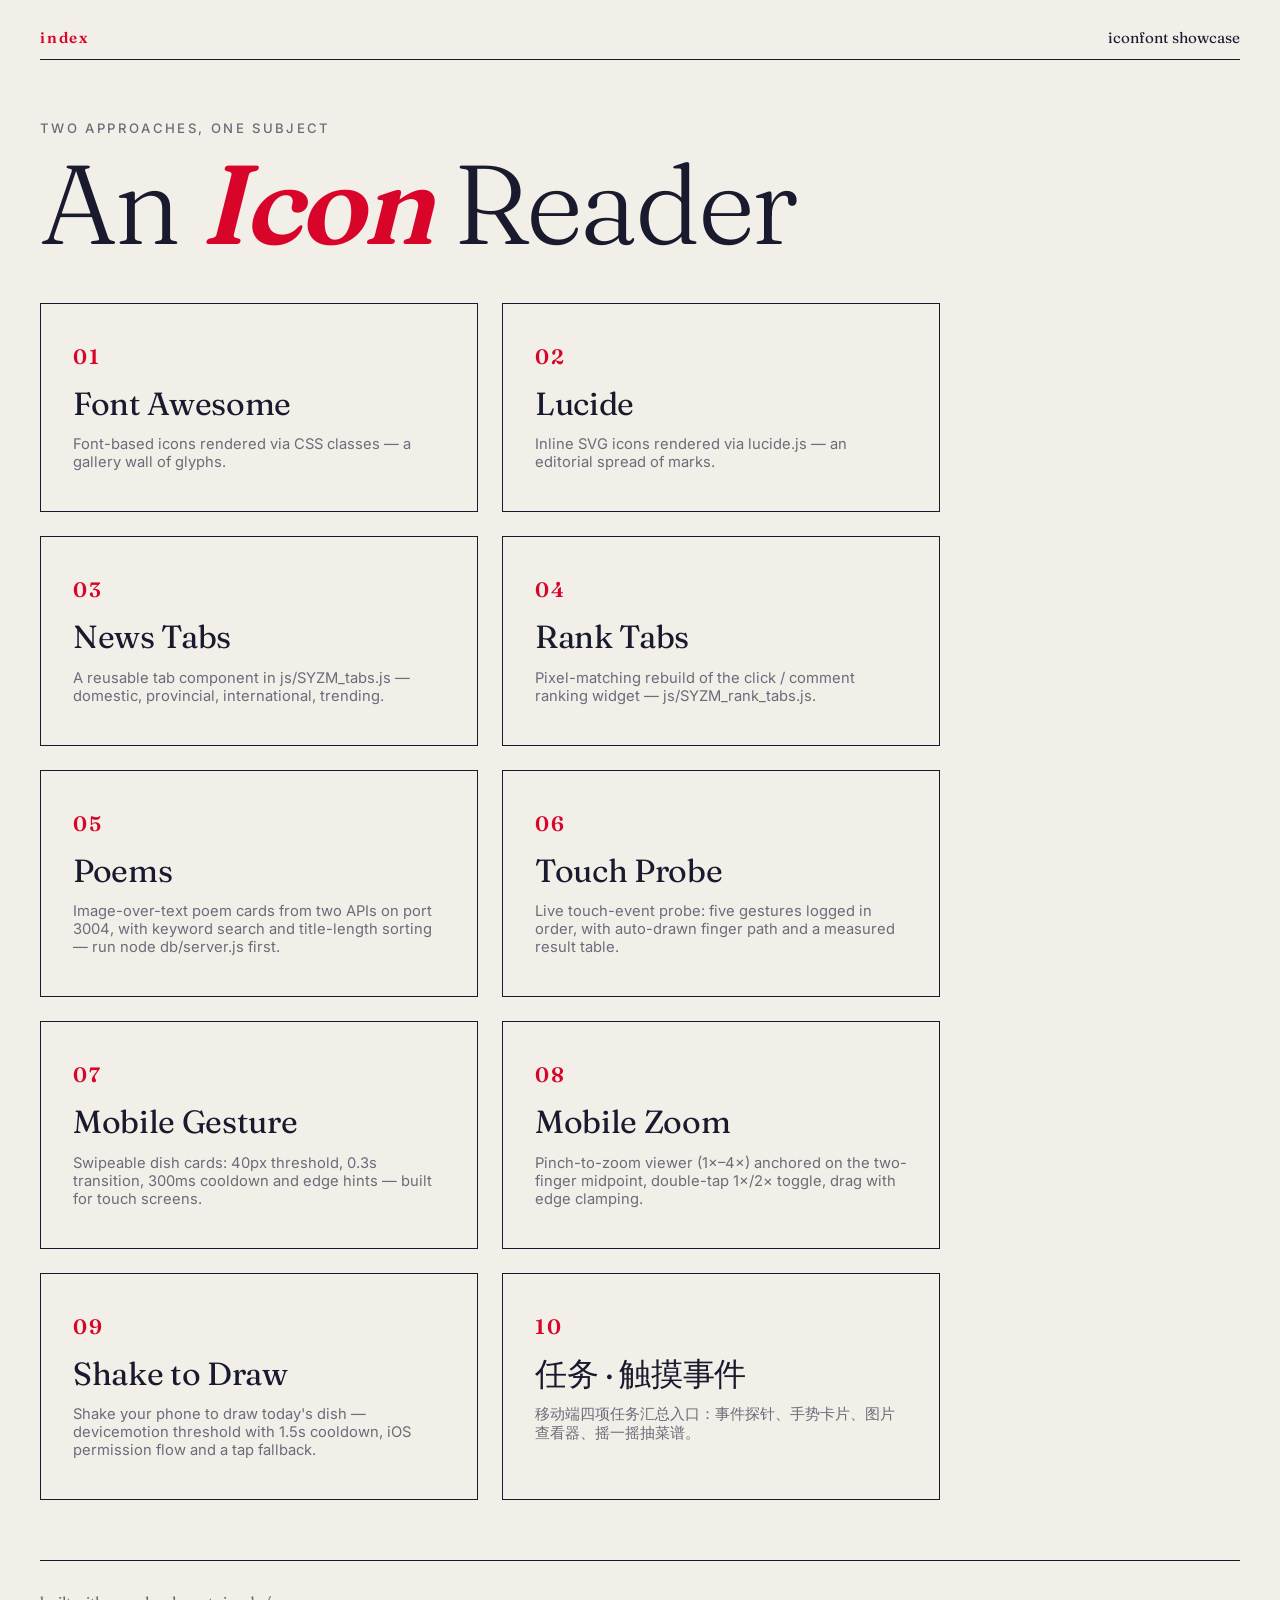
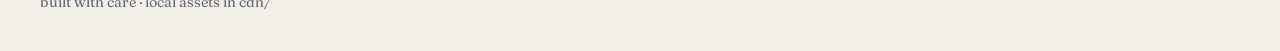
<file: index.html>
<!DOCTYPE html>
<html lang="zh-CN">
<head>
<meta charset="UTF-8">
<meta name="viewport" content="width=device-width, initial-scale=1.0">
<title>Index · Iconfont Showcase</title>
<link rel="stylesheet" href="cdn/fonts/fonts.css">
<style>
  *, *::before, *::after { box-sizing: border-box; margin: 0; padding: 0; }
  :root {
    --syzm-bg: #F2EFE8;
    --syzm-text: #1A1A2E;
    --syzm-muted: #6B6B7A;
    --syzm-accent: #D90429;
    --syzm-outline: 1px solid #1A1A2E;
  }
  html { font-size: 16px; }
  body {
    font-family: 'Inter', sans-serif;
    background: var(--syzm-bg);
    color: var(--syzm-text);
    min-height: 100vh;
    padding: 0 40px;
    display: flex;
    flex-direction: column;
  }
  .syzm_topbar {
    display: flex; justify-content: space-between; align-items: center;
    padding: 28px 0 12px; border-bottom: var(--syzm-outline);
  }
  .syzm_topbar_num {
    font-family: 'Fraunces', serif; font-size: 0.95rem;
    letter-spacing: 0.12em; color: var(--syzm-accent); font-weight: 600;
  }
  .syzm_topbar_brand {
    font-family: 'Fraunces', serif; font-size: 0.95rem; font-weight: 500;
  }
  .syzm_main {
    flex: 1; display: flex; flex-direction: column;
    justify-content: center; padding: 60px 0;
  }
  .syzm_label {
    font-size: 0.82rem; letter-spacing: 0.18em;
    text-transform: uppercase; color: var(--syzm-muted); font-weight: 500;
  }
  .syzm_title {
    font-family: 'Fraunces', serif;
    font-size: clamp(3.5rem, 9vw, 7rem);
    font-weight: 300; line-height: 0.92;
    letter-spacing: -0.03em; margin: 16px 0 48px;
  }
  .syzm_title em {
    font-style: italic; font-weight: 600; color: var(--syzm-accent);
  }
  .syzm_links {
    display: grid; grid-template-columns: repeat(auto-fit, minmax(300px, 1fr));
    gap: 24px; max-width: 900px;
  }
  .syzm_link_card {
    display: block; padding: 40px 32px;
    border: var(--syzm-outline); text-decoration: none;
    color: var(--syzm-text); background: transparent;
    transition: background 0.3s ease, color 0.3s ease, transform 0.25s ease;
  }
  .syzm_link_card:hover {
    background: var(--syzm-accent); color: var(--syzm-bg); transform: translateY(-4px);
  }
  .syzm_link_num {
    font-family: 'Fraunces', serif; font-size: 1.3rem;
    color: var(--syzm-accent); font-weight: 600; letter-spacing: 0.08em;
    display: block; margin-bottom: 16px;
  }
  .syzm_link_card:hover .syzm_link_num { color: var(--syzm-bg); }
  .syzm_link_title {
    font-family: 'Fraunces', serif; font-size: 2rem;
    font-weight: 400; letter-spacing: -0.01em; line-height: 1.2;
  }
  .syzm_link_desc {
    margin-top: 12px; color: var(--syzm-muted); font-size: 0.92rem;
  }
  .syzm_link_card:hover .syzm_link_desc { color: rgba(242, 239, 232, 0.75); }
  .syzm_footer {
    padding: 32px 0 40px; border-top: var(--syzm-outline);
    font-family: 'Fraunces', serif; font-size: 0.9rem; color: var(--syzm-muted);
  }
  @media (max-width: 600px) {
    body { padding: 0 20px; }
    .syzm_main { padding: 40px 0; }
    .syzm_link_card { padding: 28px 24px; }
  }
</style>
</head>
<body>

<header class="syzm_topbar">
  <span class="syzm_topbar_num">index</span>
  <span class="syzm_topbar_brand">iconfont showcase</span>
</header>

<main class="syzm_main">
  <div class="syzm_label">Two approaches, one subject</div>
  <h1 class="syzm_title">An <em>Icon</em> Reader</h1>

  <div class="syzm_links">
    <a class="syzm_link_card" href="iconfont-1.html">
      <span class="syzm_link_num">01</span>
      <div class="syzm_link_title">Font Awesome</div>
      <div class="syzm_link_desc">Font-based icons rendered via CSS classes — a gallery wall of glyphs.</div>
    </a>
    <a class="syzm_link_card" href="iconfont-2.html">
      <span class="syzm_link_num">02</span>
      <div class="syzm_link_title">Lucide</div>
      <div class="syzm_link_desc">Inline SVG icons rendered via lucide.js — an editorial spread of marks.</div>
    </a>
    <a class="syzm_link_card" href="news-tabs.html">
      <span class="syzm_link_num">03</span>
      <div class="syzm_link_title">News Tabs</div>
      <div class="syzm_link_desc">A reusable tab component in js/SYZM_tabs.js — domestic, provincial, international, trending.</div>
    </a>
    <a class="syzm_link_card" href="rank-tabs.html">
      <span class="syzm_link_num">04</span>
      <div class="syzm_link_title">Rank Tabs</div>
      <div class="syzm_link_desc">Pixel-matching rebuild of the click / comment ranking widget — js/SYZM_rank_tabs.js.</div>
    </a>
    <a class="syzm_link_card" href="poems.html">
      <span class="syzm_link_num">05</span>
      <div class="syzm_link_title">Poems</div>
      <div class="syzm_link_desc">Image-over-text poem cards from two APIs on port 3004, with keyword search and title-length sorting — run node db/server.js first.</div>
    </a>
    <a class="syzm_link_card" href="touch-probe.html">
      <span class="syzm_link_num">06</span>
      <div class="syzm_link_title">Touch Probe</div>
      <div class="syzm_link_desc">Live touch-event probe: five gestures logged in order, with auto-drawn finger path and a measured result table.</div>
    </a>
    <a class="syzm_link_card" href="mobile-gesture.html">
      <span class="syzm_link_num">07</span>
      <div class="syzm_link_title">Mobile Gesture</div>
      <div class="syzm_link_desc">Swipeable dish cards: 40px threshold, 0.3s transition, 300ms cooldown and edge hints — built for touch screens.</div>
    </a>
    <a class="syzm_link_card" href="mobile-zoom.html">
      <span class="syzm_link_num">08</span>
      <div class="syzm_link_title">Mobile Zoom</div>
      <div class="syzm_link_desc">Pinch-to-zoom viewer (1×–4×) anchored on the two-finger midpoint, double-tap 1×/2× toggle, drag with edge clamping.</div>
    </a>
    <a class="syzm_link_card" href="mobile-sensor.html">
      <span class="syzm_link_num">09</span>
      <div class="syzm_link_title">Shake to Draw</div>
      <div class="syzm_link_desc">Shake your phone to draw today's dish — devicemotion threshold with 1.5s cooldown, iOS permission flow and a tap fallback.</div>
    </a>
    <a class="syzm_link_card" href="touch-tasks.html">
      <span class="syzm_link_num">10</span>
      <div class="syzm_link_title">任务 · 触摸事件</div>
      <div class="syzm_link_desc">移动端四项任务汇总入口：事件探针、手势卡片、图片查看器、摇一摇抽菜谱。</div>
    </a>
  </div>
</main>

<footer class="syzm_footer">
  built with care · local assets in cdn/
</footer>

</body>
</html>
</file>
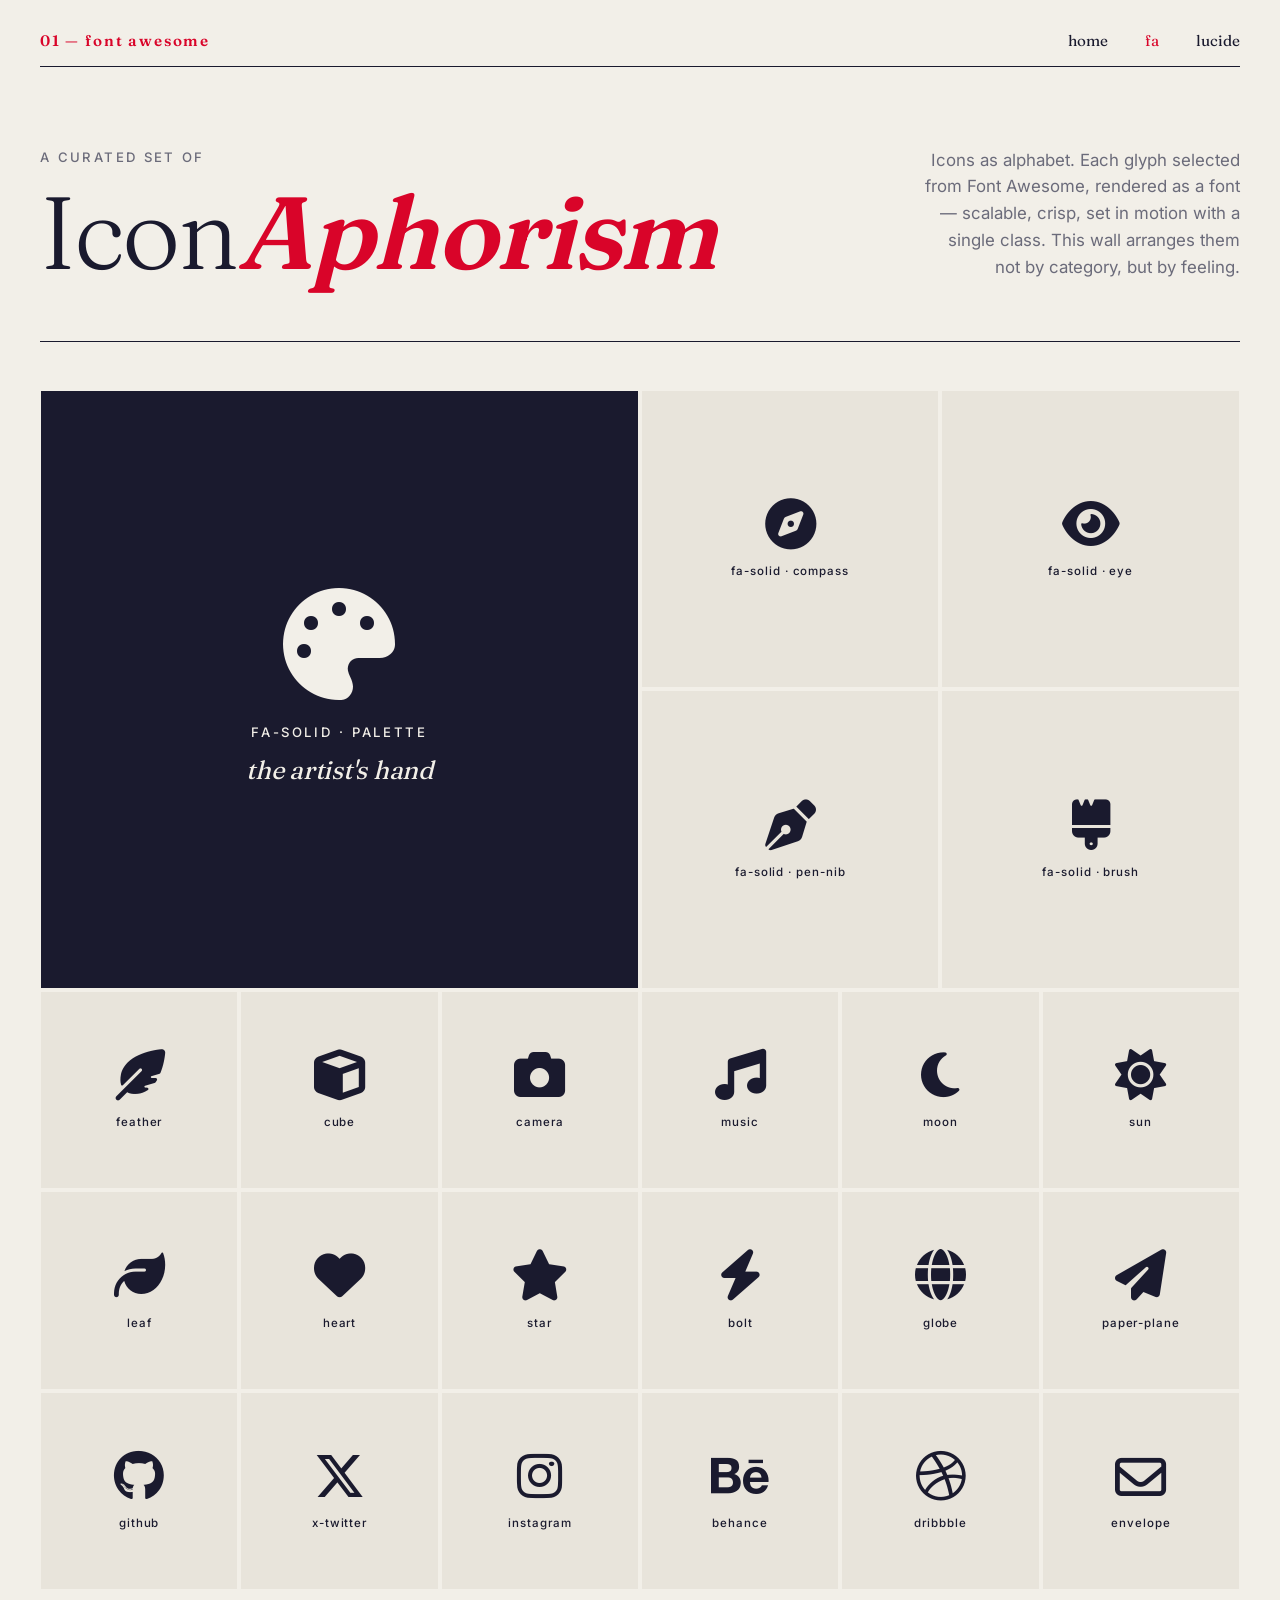
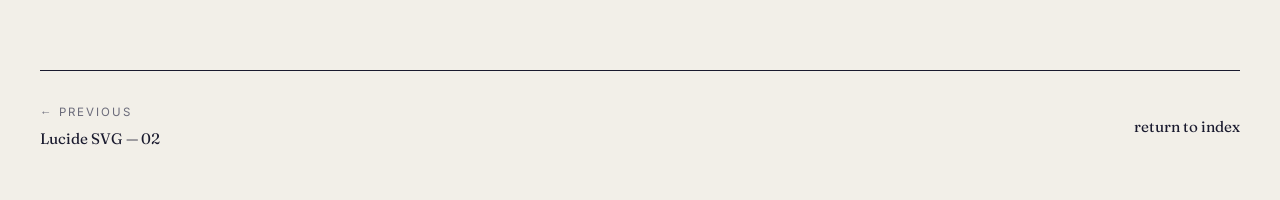
<file: iconfont-1.html>
<!DOCTYPE html>
<html lang="zh-CN">
<head>
<meta charset="UTF-8">
<meta name="viewport" content="width=device-width, initial-scale=1.0">
<title>Iconfont — Font Awesome · 01</title>
<link rel="stylesheet" href="cdn/font-awesome/css/all.min.css">
<link rel="stylesheet" href="cdn/fonts/fonts.css">
<style>
  *, *::before, *::after { box-sizing: border-box; margin: 0; padding: 0; }

  :root {
    --syzm-bg: #F2EFE8;
    --syzm-surface: #E8E4DB;
    --syzm-surface-alt: #DDD8CE;
    --syzm-text: #1A1A2E;
    --syzm-muted: #6B6B7A;
    --syzm-accent: #D90429;
    --syzm-outline: 1px solid #1A1A2E;
  }

  html { font-size: 16px; scroll-behavior: smooth; }

  body {
    font-family: 'Inter', -apple-system, BlinkMacSystemFont, sans-serif;
    background: var(--syzm-bg);
    color: var(--syzm-text);
    line-height: 1.6;
    min-height: 100vh;
    padding: 0 40px;
  }

  /* ── Top Bar ── */
  .syzm_topbar {
    display: flex;
    justify-content: space-between;
    align-items: center;
    padding: 28px 0 12px;
    border-bottom: var(--syzm-outline);
  }
  .syzm_topbar_num {
    font-family: 'Fraunces', serif;
    font-size: 0.95rem;
    letter-spacing: 0.12em;
    color: var(--syzm-accent);
    font-weight: 600;
  }
  .syzm_topbar_nav a {
    font-family: 'Fraunces', serif;
    font-size: 0.95rem;
    color: var(--syzm-text);
    text-decoration: none;
    margin-left: 32px;
    position: relative;
  }
  .syzm_topbar_nav a:hover { color: var(--syzm-accent); }
  .syzm_topbar_nav a.syzm_active { color: var(--syzm-accent); }

  /* ── Hero ── */
  .syzm_hero {
    padding: 80px 0 60px;
    border-bottom: var(--syzm-outline);
    display: grid;
    grid-template-columns: 1fr 1fr;
    gap: 48px;
    align-items: end;
  }
  .syzm_hero_label {
    font-family: 'Inter', sans-serif;
    font-size: 0.82rem;
    letter-spacing: 0.18em;
    text-transform: uppercase;
    color: var(--syzm-muted);
    font-weight: 500;
  }
  .syzm_hero_title {
    font-family: 'Fraunces', serif;
    font-size: clamp(3rem, 8vw, 6.5rem);
    font-weight: 300;
    line-height: 0.95;
    letter-spacing: -0.02em;
    margin-top: 16px;
    color: var(--syzm-text);
  }
  .syzm_hero_title em {
    font-style: italic;
    font-weight: 600;
    color: var(--syzm-accent);
  }
  .syzm_hero_desc {
    font-size: 1.05rem;
    color: var(--syzm-muted);
    max-width: 320px;
    text-align: right;
    justify-self: end;
  }

  /* ── Gallery Wall ── */
  .syzm_gallery {
    padding: 48px 0 80px;
    display: grid;
    grid-template-columns: repeat(12, 1fr);
    gap: 2px;
  }
  .syzm_tile {
    background: var(--syzm-surface);
    aspect-ratio: 1 / 1;
    display: flex;
    flex-direction: column;
    align-items: center;
    justify-content: center;
    text-decoration: none;
    color: var(--syzm-text);
    transition: background 0.3s ease, color 0.3s ease, transform 0.3s ease;
    position: relative;
    overflow: hidden;
    padding: 20px;
    border: 1px solid var(--syzm-bg);
  }
  .syzm_tile:hover {
    background: var(--syzm-accent);
    color: var(--syzm-bg);
    transform: scale(1.02);
    z-index: 2;
    border-color: var(--syzm-accent);
  }
  .syzm_tile i {
    font-size: clamp(1.5rem, 4vw, 3.2rem);
    margin-bottom: 14px;
    transition: transform 0.3s ease;
  }
  .syzm_tile:hover i { transform: scale(1.15); }
  .syzm_tile_name {
    font-family: 'Inter', sans-serif;
    font-size: 0.72rem;
    font-weight: 500;
    letter-spacing: 0.08em;
    text-align: center;
    line-height: 1.3;
  }

  /* Feature tile — spans 6 cols, bigger */
  .syzm_tile_feature {
    grid-column: span 6;
    grid-row: span 2;
    aspect-ratio: auto;
    min-height: 280px;
    background: var(--syzm-text);
    color: var(--syzm-bg);
    flex-direction: column;
    align-items: center;
    justify-content: center;
  }
  .syzm_tile_feature:hover {
    background: var(--syzm-accent);
    color: var(--syzm-bg);
  }
  .syzm_tile_feature i {
    font-size: clamp(4rem, 10vw, 7rem);
    margin-bottom: 24px;
  }
  .syzm_tile_feature .syzm_tile_name {
    font-size: 0.82rem;
    letter-spacing: 0.2em;
    text-transform: uppercase;
  }
  .syzm_tile_feature .syzm_tile_sub {
    font-family: 'Fraunces', serif;
    font-size: 1.6rem;
    font-style: italic;
    margin-top: 8px;
    letter-spacing: -0.01em;
  }

  /* Medium tiles — 3 cols */
  .syzm_tile_medium { grid-column: span 3; }
  /* Small tiles — 2 cols */
  .syzm_tile_small { grid-column: span 2; }

  /* Footer cross-links */
  .syzm_footer {
    padding: 32px 0 48px;
    border-top: var(--syzm-outline);
    display: flex;
    justify-content: space-between;
    align-items: center;
    font-family: 'Fraunces', serif;
    font-size: 0.95rem;
  }
  .syzm_footer a {
    color: var(--syzm-text);
    text-decoration: none;
    transition: color 0.2s;
  }
  .syzm_footer a:hover { color: var(--syzm-accent); }
  .syzm_footer_label {
    color: var(--syzm-muted);
    font-family: 'Inter', sans-serif;
    font-size: 0.72rem;
    letter-spacing: 0.18em;
    text-transform: uppercase;
    margin-bottom: 6px;
  }

  /* ── Responsive ── */
  @media (max-width: 900px) {
    body { padding: 0 20px; }
    .syzm_hero { grid-template-columns: 1fr; gap: 24px; padding: 48px 0 36px; }
    .syzm_hero_desc { text-align: left; justify-self: start; }
    .syzm_tile_feature, .syzm_tile_medium { grid-column: span 6; grid-row: span 1; aspect-ratio: 1/1; min-height: auto; }
    .syzm_tile_small { grid-column: span 4; }
    .syzm_tile_feature i { font-size: clamp(2.5rem, 8vw, 4rem); }
    .syzm_footer { flex-direction: column; gap: 20px; text-align: center; }
  }
</style>
</head>
<body>

<!-- Top Bar -->
<header class="syzm_topbar">
  <span class="syzm_topbar_num">01 — font awesome</span>
  <nav class="syzm_topbar_nav">
    <a href="index.html">home</a>
    <a href="iconfont-1.html" class="syzm_active">fa</a>
    <a href="iconfont-2.html">lucide</a>
  </nav>
</header>

<!-- Hero -->
<section class="syzm_hero">
  <div>
    <div class="syzm_hero_label">A curated set of</div>
    <h1 class="syzm_hero_title">Icon<em>Aphorism</em></h1>
  </div>
  <p class="syzm_hero_desc">
    Icons as alphabet. Each glyph selected from Font Awesome, rendered as a font — scalable, crisp, set in motion with a single class. This wall arranges them not by category, but by feeling.
  </p>
</section>

<!-- Gallery Wall -->
<main class="syzm_gallery" id="syzm_gallery">
  <!-- Rows 1–2: one feature (6 cols × 2 rows) + four mediums (3 cols each) -->
  <a class="syzm_tile syzm_tile_feature" href="#">
    <i class="fa-solid fa-palette"></i>
    <span class="syzm_tile_name">fa-solid · palette</span>
    <span class="syzm_tile_sub">the artist's hand</span>
  </a>
  <a class="syzm_tile syzm_tile_medium" href="#"><i class="fa-solid fa-compass"></i><span class="syzm_tile_name">fa-solid · compass</span></a>
  <a class="syzm_tile syzm_tile_medium" href="#"><i class="fa-solid fa-eye"></i><span class="syzm_tile_name">fa-solid · eye</span></a>
  <a class="syzm_tile syzm_tile_medium" href="#"><i class="fa-solid fa-pen-nib"></i><span class="syzm_tile_name">fa-solid · pen-nib</span></a>
  <a class="syzm_tile syzm_tile_medium" href="#"><i class="fa-solid fa-brush"></i><span class="syzm_tile_name">fa-solid · brush</span></a>

  <!-- Rows 3–5: eighteen small tiles (2 cols each, six per row) -->
  <a class="syzm_tile syzm_tile_small" href="#"><i class="fa-solid fa-feather-pointed"></i><span class="syzm_tile_name">feather</span></a>
  <a class="syzm_tile syzm_tile_small" href="#"><i class="fa-solid fa-cube"></i><span class="syzm_tile_name">cube</span></a>
  <a class="syzm_tile syzm_tile_small" href="#"><i class="fa-solid fa-camera"></i><span class="syzm_tile_name">camera</span></a>
  <a class="syzm_tile syzm_tile_small" href="#"><i class="fa-solid fa-music"></i><span class="syzm_tile_name">music</span></a>
  <a class="syzm_tile syzm_tile_small" href="#"><i class="fa-solid fa-moon"></i><span class="syzm_tile_name">moon</span></a>
  <a class="syzm_tile syzm_tile_small" href="#"><i class="fa-solid fa-sun"></i><span class="syzm_tile_name">sun</span></a>

  <a class="syzm_tile syzm_tile_small" href="#"><i class="fa-solid fa-leaf"></i><span class="syzm_tile_name">leaf</span></a>
  <a class="syzm_tile syzm_tile_small" href="#"><i class="fa-solid fa-heart"></i><span class="syzm_tile_name">heart</span></a>
  <a class="syzm_tile syzm_tile_small" href="#"><i class="fa-solid fa-star"></i><span class="syzm_tile_name">star</span></a>
  <a class="syzm_tile syzm_tile_small" href="#"><i class="fa-solid fa-bolt"></i><span class="syzm_tile_name">bolt</span></a>
  <a class="syzm_tile syzm_tile_small" href="#"><i class="fa-solid fa-globe"></i><span class="syzm_tile_name">globe</span></a>
  <a class="syzm_tile syzm_tile_small" href="#"><i class="fa-solid fa-paper-plane"></i><span class="syzm_tile_name">paper-plane</span></a>

  <a class="syzm_tile syzm_tile_small" href="#"><i class="fa-brands fa-github"></i><span class="syzm_tile_name">github</span></a>
  <a class="syzm_tile syzm_tile_small" href="#"><i class="fa-brands fa-x-twitter"></i><span class="syzm_tile_name">x-twitter</span></a>
  <a class="syzm_tile syzm_tile_small" href="#"><i class="fa-brands fa-instagram"></i><span class="syzm_tile_name">instagram</span></a>
  <a class="syzm_tile syzm_tile_small" href="#"><i class="fa-brands fa-behance"></i><span class="syzm_tile_name">behance</span></a>
  <a class="syzm_tile syzm_tile_small" href="#"><i class="fa-brands fa-dribbble"></i><span class="syzm_tile_name">dribbble</span></a>
  <a class="syzm_tile syzm_tile_small" href="#"><i class="fa-regular fa-envelope"></i><span class="syzm_tile_name">envelope</span></a>
</main>

<!-- Footer -->
<footer class="syzm_footer">
  <div>
    <div class="syzm_footer_label">← previous</div>
    <a href="iconfont-2.html">Lucide SVG — 02</a>
  </div>
  <a href="index.html">return to index</a>
</footer>

</body>
</html>
</file>
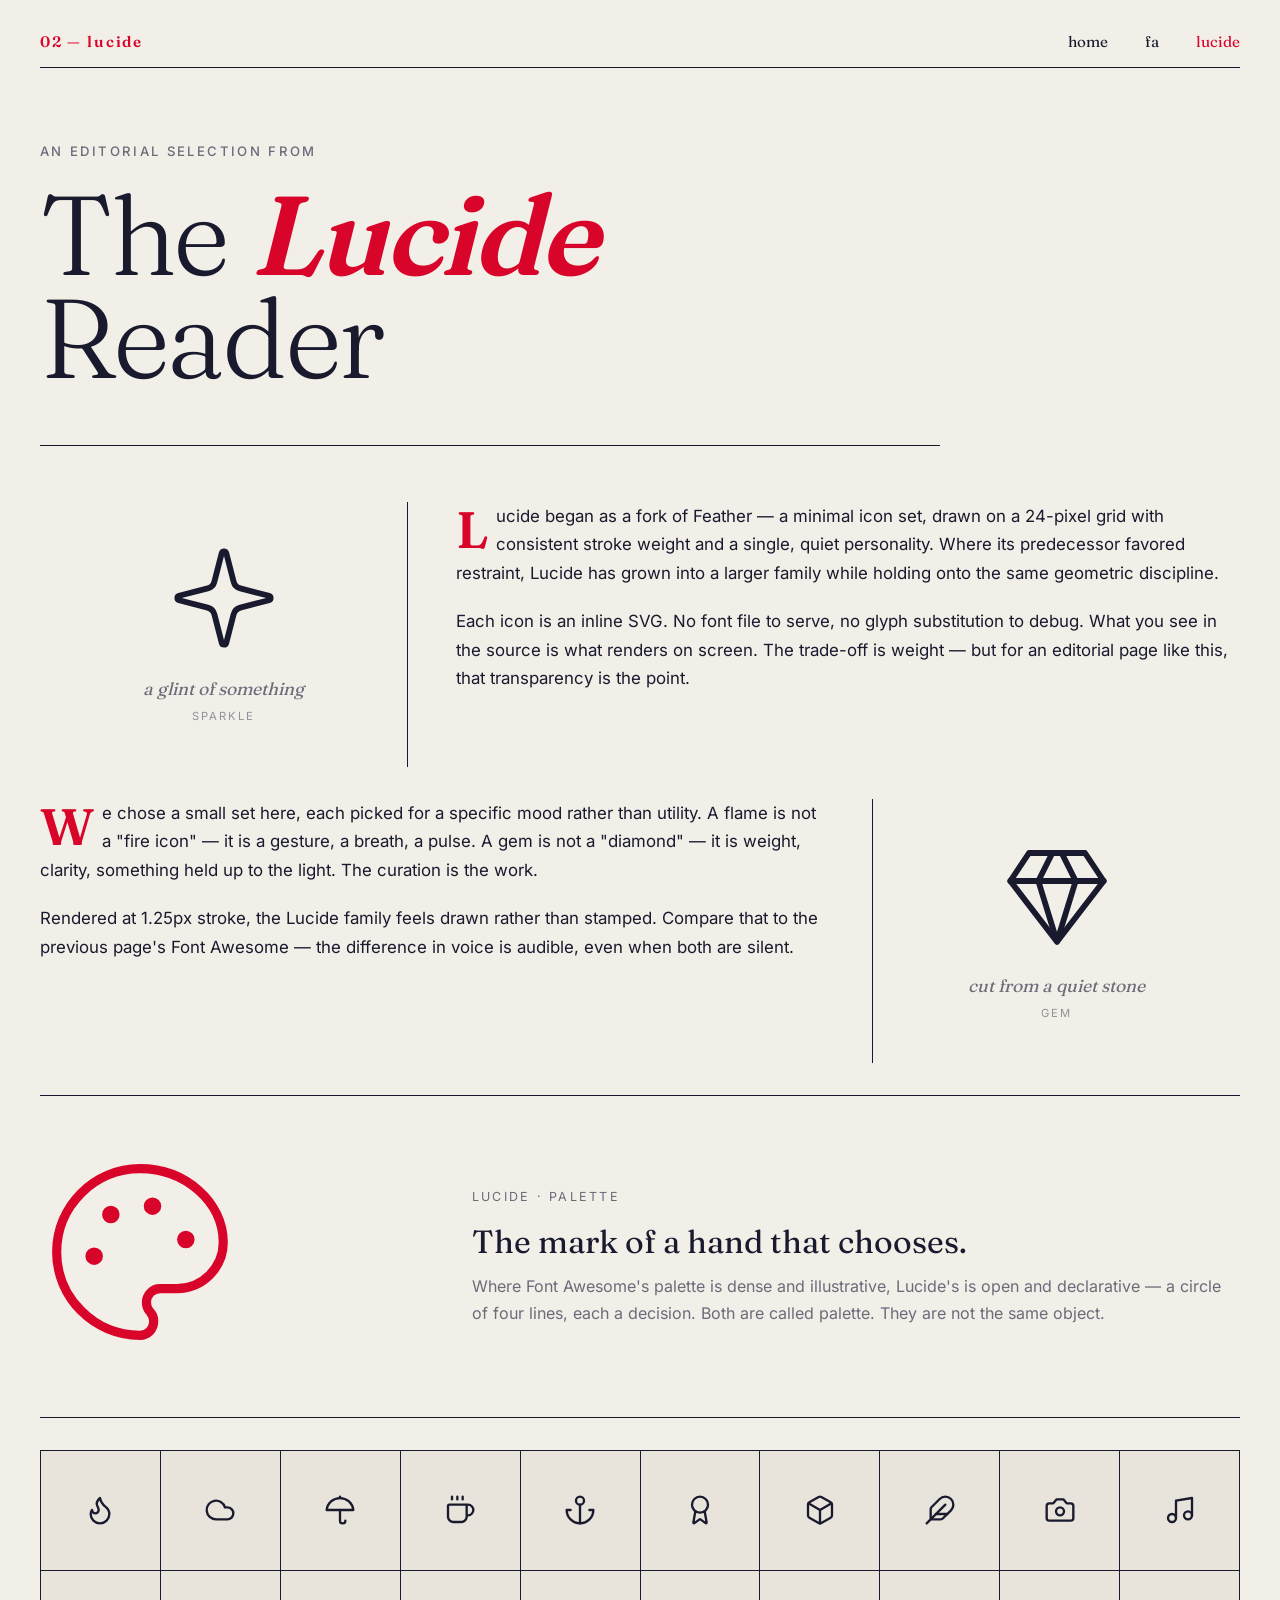
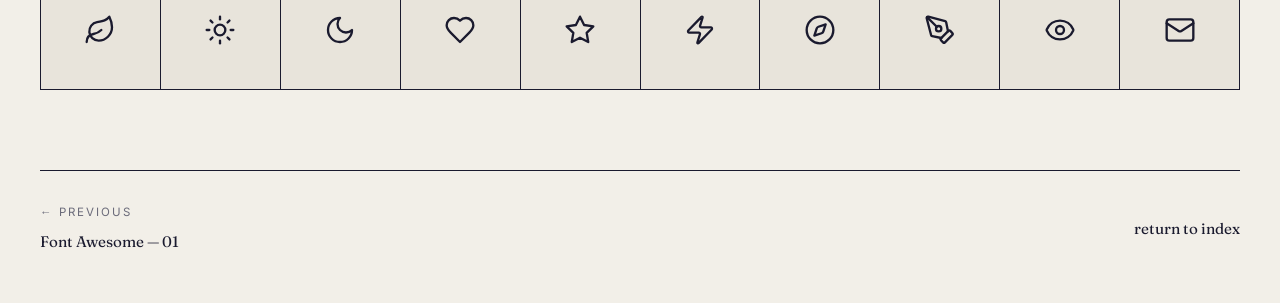
<file: iconfont-2.html>
<!DOCTYPE html>
<html lang="zh-CN">
<head>
<meta charset="UTF-8">
<meta name="viewport" content="width=device-width, initial-scale=1.0">
<title>Iconfont — Lucide · 02</title>
<script src="cdn/lucide/lucide.min.js"></script>
<link rel="stylesheet" href="cdn/fonts/fonts.css">
<style>
  *, *::before, *::after { box-sizing: border-box; margin: 0; padding: 0; }

  :root {
    --syzm-bg: #F2EFE8;
    --syzm-surface: #E8E4DB;
    --syzm-surface-alt: #DDD8CE;
    --syzm-text: #1A1A2E;
    --syzm-muted: #6B6B7A;
    --syzm-accent: #D90429;
    --syzm-outline: 1px solid #1A1A2E;
  }

  html { font-size: 16px; scroll-behavior: smooth; }

  body {
    font-family: 'Inter', -apple-system, BlinkMacSystemFont, sans-serif;
    background: var(--syzm-bg);
    color: var(--syzm-text);
    line-height: 1.7;
    min-height: 100vh;
    padding: 0 40px;
  }

  /* ── Top Bar ── */
  .syzm_topbar {
    display: flex;
    justify-content: space-between;
    align-items: center;
    padding: 28px 0 12px;
    border-bottom: var(--syzm-outline);
  }
  .syzm_topbar_num {
    font-family: 'Fraunces', serif;
    font-size: 0.95rem;
    letter-spacing: 0.12em;
    color: var(--syzm-accent);
    font-weight: 600;
  }
  .syzm_topbar_nav a {
    font-family: 'Fraunces', serif;
    font-size: 0.95rem;
    color: var(--syzm-text);
    text-decoration: none;
    margin-left: 32px;
    position: relative;
  }
  .syzm_topbar_nav a:hover { color: var(--syzm-accent); }
  .syzm_topbar_nav a.syzm_active { color: var(--syzm-accent); }

  /* ── Hero (editorial) ── */
  .syzm_hero {
    padding: 72px 0 56px;
    border-bottom: var(--syzm-outline);
    max-width: 900px;
  }
  .syzm_hero_label {
    font-family: 'Inter', sans-serif;
    font-size: 0.82rem;
    letter-spacing: 0.18em;
    text-transform: uppercase;
    color: var(--syzm-muted);
    font-weight: 500;
  }
  .syzm_hero_title {
    font-family: 'Fraunces', serif;
    font-size: clamp(3.5rem, 9vw, 7rem);
    font-weight: 300;
    line-height: 0.92;
    letter-spacing: -0.03em;
    margin-top: 20px;
  }
  .syzm_hero_title em {
    font-style: italic;
    font-weight: 600;
    color: var(--syzm-accent);
  }

  /* ── Editorial Grid ── */
  .syzm_editorial {
    padding: 56px 0 80px;
    max-width: 1200px;
    margin: 0 auto;
    display: grid;
    grid-template-columns: repeat(12, 1fr);
    gap: 32px 48px;
  }

  .syzm_block {
    grid-column: span 8;
    font-size: 1.05rem;
    color: var(--syzm-text);
  }
  .syzm_block p { margin-bottom: 20px; }
  .syzm_block p:first-child::first-letter {
    font-family: 'Fraunces', serif;
    font-size: 3.2rem;
    float: left;
    line-height: 0.85;
    padding-right: 8px;
    padding-top: 6px;
    color: var(--syzm-accent);
    font-weight: 600;
  }

  /* Pull-quote icon on the right */
  .syzm_pull {
    grid-column: span 4;
    display: flex;
    flex-direction: column;
    align-items: center;
    justify-content: center;
    padding: 40px 24px;
    border-left: var(--syzm-outline);
    position: relative;
  }
  .syzm_pull svg {
    width: clamp(4rem, 10vw, 7rem);
    height: clamp(4rem, 10vw, 7rem);
    color: var(--syzm-text);
    stroke-width: 1.25;
    transition: color 0.3s ease, transform 0.3s ease;
  }
  .syzm_pull:hover svg { color: var(--syzm-accent); transform: scale(1.08); }
  .syzm_pull_caption {
    font-family: 'Fraunces', serif;
    font-size: 1.1rem;
    font-style: italic;
    margin-top: 20px;
    text-align: center;
    color: var(--syzm-muted);
  }
  .syzm_pull_name {
    font-family: 'Inter', sans-serif;
    font-size: 0.7rem;
    letter-spacing: 0.18em;
    text-transform: uppercase;
    margin-top: 4px;
    color: var(--syzm-muted);
    opacity: 0.7;
  }

  /* Alternating — pull on left */
  .syzm_pull_left {
    grid-column: span 4;
    border-left: none;
    border-right: var(--syzm-outline);
  }
  .syzm_block_right { grid-column: span 8; }

  /* Row 3 — featured large icon + 2 paras */
  .syzm_feature {
    grid-column: span 12;
    display: grid;
    grid-template-columns: 1fr 2fr;
    gap: 48px;
    padding: 56px 0;
    border-top: var(--syzm-outline);
    border-bottom: var(--syzm-outline);
    align-items: center;
  }
  .syzm_feature_icon svg {
    width: 100%;
    max-width: 200px;
    height: auto;
    color: var(--syzm-accent);
    stroke-width: 1.1;
  }
  .syzm_feature_label {
    font-family: 'Fraunces', serif;
    font-size: 2rem;
    font-weight: 400;
    line-height: 1.2;
    margin-bottom: 12px;
  }
  .syzm_feature_name {
    font-family: 'Inter', sans-serif;
    font-size: 0.78rem;
    letter-spacing: 0.18em;
    text-transform: uppercase;
    color: var(--syzm-muted);
    margin-bottom: 16px;
  }
  .syzm_feature_desc { color: var(--syzm-muted); font-size: 1rem; }

  /* Row 4 — compact icon strip */
  .syzm_strip {
    grid-column: span 12;
    display: grid;
    grid-template-columns: repeat(10, 1fr);
    gap: 0;
    border-top: var(--syzm-outline);
    border-left: var(--syzm-outline);
  }
  .syzm_strip_cell {
    aspect-ratio: 1 / 1;
    background: var(--syzm-surface);
    border-right: var(--syzm-outline);
    border-bottom: var(--syzm-outline);
    display: flex;
    align-items: center;
    justify-content: center;
    text-decoration: none;
    transition: background 0.3s ease, color 0.3s ease;
    position: relative;
  }
  .syzm_strip_cell svg {
    width: clamp(1.2rem, 2.5vw, 2rem);
    height: clamp(1.2rem, 2.5vw, 2rem);
    color: var(--syzm-text);
    stroke-width: 1.75;
    transition: transform 0.3s ease;
  }
  .syzm_strip_cell:hover { background: var(--syzm-accent); }
  .syzm_strip_cell:hover svg { color: var(--syzm-bg); transform: scale(1.25); }

  /* ── Footer ── */
  .syzm_footer {
    padding: 32px 0 48px;
    border-top: var(--syzm-outline);
    display: flex;
    justify-content: space-between;
    align-items: center;
    font-family: 'Fraunces', serif;
    font-size: 0.95rem;
  }
  .syzm_footer a {
    color: var(--syzm-text);
    text-decoration: none;
    transition: color 0.2s;
  }
  .syzm_footer a:hover { color: var(--syzm-accent); }
  .syzm_footer_label {
    color: var(--syzm-muted);
    font-family: 'Inter', sans-serif;
    font-size: 0.72rem;
    letter-spacing: 0.18em;
    text-transform: uppercase;
    margin-bottom: 6px;
  }

  /* ── Responsive ── */
  @media (max-width: 900px) {
    body { padding: 0 20px; }
    .syzm_editorial { gap: 24px; }
    .syzm_block, .syzm_pull, .syzm_block_right, .syzm_pull_left { grid-column: span 12; border: none !important; padding: 16px 0; }
    .syzm_pull_left { border-right: none; }
    .syzm_feature { grid-template-columns: 1fr; text-align: center; }
    .syzm_feature_icon { display: flex; justify-content: center; }
    .syzm_strip { grid-template-columns: repeat(5, 1fr); }
    .syzm_footer { flex-direction: column; gap: 20px; text-align: center; }
  }
</style>
</head>
<body>

<!-- Top Bar -->
<header class="syzm_topbar">
  <span class="syzm_topbar_num">02 — lucide</span>
  <nav class="syzm_topbar_nav">
    <a href="index.html">home</a>
    <a href="iconfont-1.html">fa</a>
    <a href="iconfont-2.html" class="syzm_active">lucide</a>
  </nav>
</header>

<!-- Hero -->
<section class="syzm_hero">
  <div class="syzm_hero_label">An editorial selection from</div>
  <h1 class="syzm_hero_title">The <em>Lucide</em> Reader</h1>
</section>

<!-- Editorial Content -->
<main class="syzm_editorial" id="syzm_editorial">

  <!-- Row 1: text right, pull quote left -->
  <aside class="syzm_pull syzm_pull_left">
    <i data-lucide="sparkle"></i>
    <div class="syzm_pull_caption">a glint of something</div>
    <div class="syzm_pull_name">sparkle</div>
  </aside>
  <article class="syzm_block syzm_block_right">
    <p>Lucide began as a fork of Feather — a minimal icon set, drawn on a 24-pixel grid with consistent stroke weight and a single, quiet personality. Where its predecessor favored restraint, Lucide has grown into a larger family while holding onto the same geometric discipline.</p>
    <p>Each icon is an inline SVG. No font file to serve, no glyph substitution to debug. What you see in the source is what renders on screen. The trade-off is weight — but for an editorial page like this, that transparency is the point.</p>
  </article>

  <!-- Row 2: text left, pull quote right -->
  <article class="syzm_block">
    <p>We chose a small set here, each picked for a specific mood rather than utility. A flame is not a "fire icon" — it is a gesture, a breath, a pulse. A gem is not a "diamond" — it is weight, clarity, something held up to the light. The curation is the work.</p>
    <p>Rendered at 1.25px stroke, the Lucide family feels drawn rather than stamped. Compare that to the previous page's Font Awesome — the difference in voice is audible, even when both are silent.</p>
  </article>
  <aside class="syzm_pull">
    <i data-lucide="gem"></i>
    <div class="syzm_pull_caption">cut from a quiet stone</div>
    <div class="syzm_pull_name">gem</div>
  </aside>

  <!-- Row 3: Feature -->
  <section class="syzm_feature">
    <div class="syzm_feature_icon">
      <i data-lucide="palette"></i>
    </div>
    <div>
      <div class="syzm_feature_name">lucide · palette</div>
      <div class="syzm_feature_label">The mark of a hand that chooses.</div>
      <p class="syzm_feature_desc">Where Font Awesome's palette is dense and illustrative, Lucide's is open and declarative — a circle of four lines, each a decision. Both are called palette. They are not the same object.</p>
    </div>
  </section>

  <!-- Row 4: compact strip -->
  <div class="syzm_strip">
    <a class="syzm_strip_cell" href="#" title="flame"><i data-lucide="flame"></i></a>
    <a class="syzm_strip_cell" href="#" title="cloud"><i data-lucide="cloud"></i></a>
    <a class="syzm_strip_cell" href="#" title="umbrella"><i data-lucide="umbrella"></i></a>
    <a class="syzm_strip_cell" href="#" title="coffee"><i data-lucide="coffee"></i></a>
    <a class="syzm_strip_cell" href="#" title="anchor"><i data-lucide="anchor"></i></a>
    <a class="syzm_strip_cell" href="#" title="award"><i data-lucide="award"></i></a>
    <a class="syzm_strip_cell" href="#" title="box"><i data-lucide="box"></i></a>
    <a class="syzm_strip_cell" href="#" title="feather"><i data-lucide="feather"></i></a>
    <a class="syzm_strip_cell" href="#" title="camera"><i data-lucide="camera"></i></a>
    <a class="syzm_strip_cell" href="#" title="music"><i data-lucide="music"></i></a>
    <a class="syzm_strip_cell" href="#" title="leaf"><i data-lucide="leaf"></i></a>
    <a class="syzm_strip_cell" href="#" title="sun"><i data-lucide="sun"></i></a>
    <a class="syzm_strip_cell" href="#" title="moon"><i data-lucide="moon"></i></a>
    <a class="syzm_strip_cell" href="#" title="heart"><i data-lucide="heart"></i></a>
    <a class="syzm_strip_cell" href="#" title="star"><i data-lucide="star"></i></a>
    <a class="syzm_strip_cell" href="#" title="zap"><i data-lucide="zap"></i></a>
    <a class="syzm_strip_cell" href="#" title="compass"><i data-lucide="compass"></i></a>
    <a class="syzm_strip_cell" href="#" title="pen-tool"><i data-lucide="pen-tool"></i></a>
    <a class="syzm_strip_cell" href="#" title="eye"><i data-lucide="eye"></i></a>
    <a class="syzm_strip_cell" href="#" title="mail"><i data-lucide="mail"></i></a>
  </div>

</main>

<!-- Footer -->
<footer class="syzm_footer">
  <div>
    <div class="syzm_footer_label">← previous</div>
    <a href="iconfont-1.html">Font Awesome — 01</a>
  </div>
  <a href="index.html">return to index</a>
</footer>

<script>
  document.addEventListener('DOMContentLoaded', function syzm_initLucide() {
    lucide.createIcons();
  });
</script>
</body>
</html>
</file>
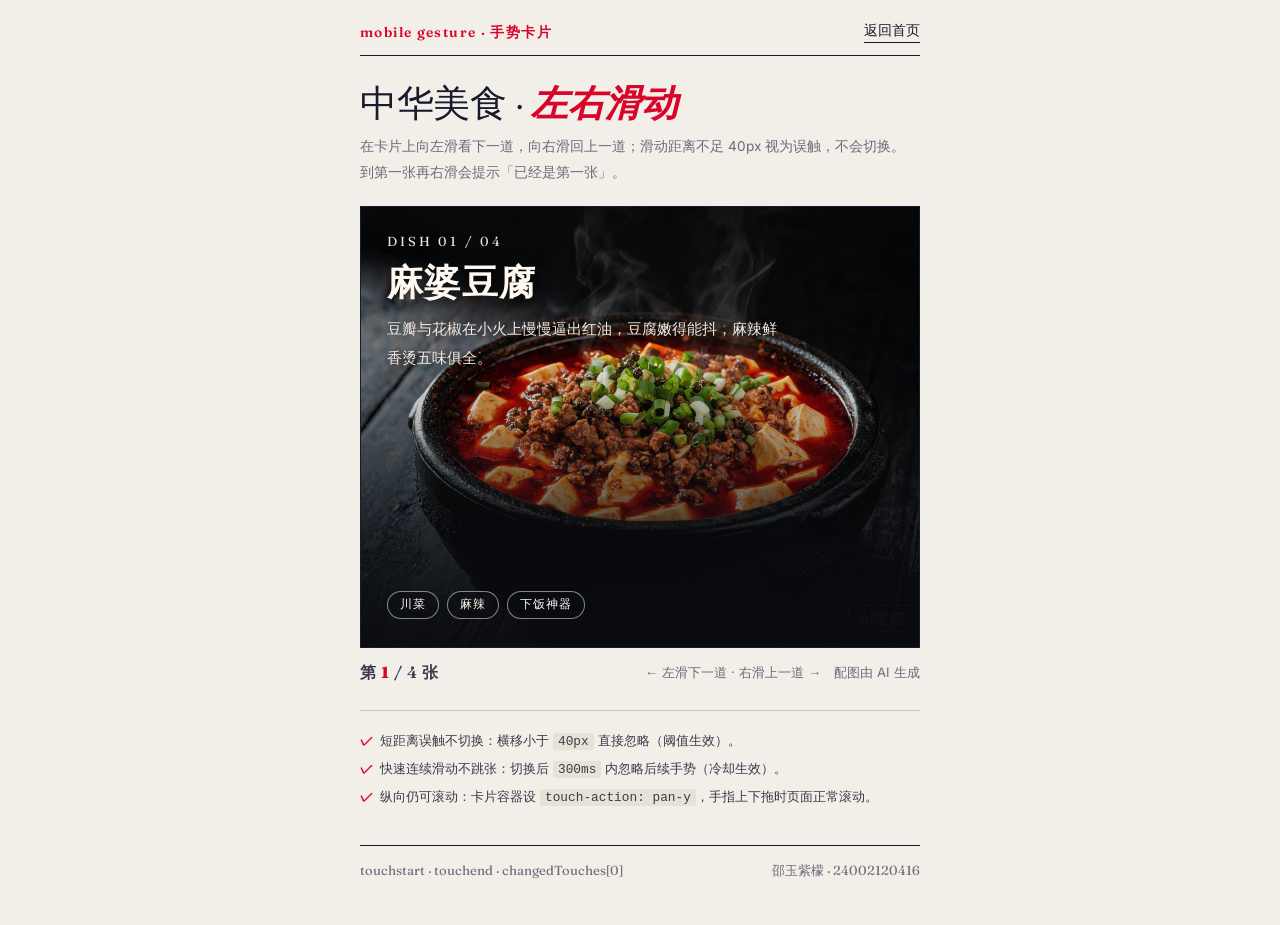
<file: mobile-gesture.html>
<!DOCTYPE html>
<html lang="zh-CN">
<head>
<meta charset="UTF-8">
<meta name="viewport" content="width=device-width, initial-scale=1.0">
<title>中华美食卡片 · 左右滑动切换</title>
<!--
  作者：邵玉紫檬
  姓名学号：邵玉紫檬 / 24002120416
  建立时间：2026-11-18
  使用大模型：DeepSeek-V4.1-Flash
  功能名称：移动端手势卡片（左右滑动切换 4 道菜，含阈值、边界提示与 300ms 冷却）
-->
<link rel="stylesheet" href="cdn/fonts/fonts.css">
<style>
  *, *::before, *::after { box-sizing: border-box; margin: 0; padding: 0; }
  body {
    font-family: 'Inter', 'PingFang SC', 'Microsoft YaHei', sans-serif;
    background: #F2EFE8; color: #1A1A2E;
    min-height: 100vh; padding: 0 20px 48px;
  }

  /* 顶栏 */
  .SYZM_bar {
    display: flex; justify-content: space-between; align-items: center; gap: 14px;
    max-width: 560px; margin: 0 auto; padding: 22px 0 12px; border-bottom: 1px solid #1A1A2E;
  }
  .SYZM_mark {
    font-family: 'Fraunces', serif; font-size: .86rem; font-weight: 600;
    letter-spacing: .1em; color: #D90429;
  }
  .SYZM_back {
    font-family: 'Fraunces', serif; font-size: .86rem; text-decoration: none;
    color: #1A1A2E; border-bottom: 1px solid #1A1A2E; padding-bottom: 2px;
  }

  /* 页面主体 */
  .SYZM_stage { max-width: 560px; margin: 0 auto; padding-top: 26px; }
  .SYZM_title {
    font-family: 'Fraunces', serif; font-size: clamp(1.7rem, 6vw, 2.3rem);
    font-weight: 300; line-height: 1.15; letter-spacing: -.01em;
  }
  .SYZM_title em { font-style: italic; font-weight: 600; color: #D90429; }
  .SYZM_sub { font-size: .85rem; color: #6B6B7A; line-height: 1.9; margin: 10px 0 20px; }

  /* 卡片舞台：touch-action: pan-y 让纵向滚动仍归页面，横向交给手势 */
  .SYZM_deck {
    position: relative; overflow: hidden;
    border: 1px solid #1A1A2E; background: #FAF8F3;
    touch-action: pan-y;
  }
  .SYZM_track {
    display: flex; will-change: transform;
    transition: transform .3s cubic-bezier(.4, .02, .25, 1);
  }
  .SYZM_card {
    flex: 0 0 100%; min-height: 440px; padding: 26px 26px 28px;
    display: flex; flex-direction: column; justify-content: space-between;
    color: #FFF8F0; position: relative; overflow: hidden;
    background-color: #14161F; background-size: cover; background-position: center;
  }
  /* 每道菜各自的 AI 生成实拍图 */
  .SYZM_card.SYZM_c1 { background-image: url("mobile-imgs/mapo-tofu.jpg"); background-position: 50% 45%; }
  .SYZM_card.SYZM_c2 { background-image: url("mobile-imgs/longjing-shrimp.jpg"); background-position: 50% 50%; }
  .SYZM_card.SYZM_c3 { background-image: url("mobile-imgs/dongpo-pork.jpg"); background-position: 50% 52%; }
  .SYZM_card.SYZM_c4 { background-image: url("mobile-imgs/osmanthus-lotus.jpg"); background-position: 50% 46%; }
  /* 上暗下深的蒙版：既压住高光，又保证白字可读 */
  .SYZM_card::before {
    content: ""; position: absolute; inset: 0; pointer-events: none;
    background:
      linear-gradient(180deg, rgba(10, 12, 16, .58) 0%, rgba(10, 12, 16, .06) 30%, rgba(10, 12, 16, .42) 62%, rgba(10, 12, 16, .9) 100%),
      radial-gradient(120% 80% at 50% 100%, rgba(10, 12, 16, .55), transparent 70%);
  }
  /* 文字压在蒙版之上 */
  .SYZM_card > * { position: relative; z-index: 1; }
  /* 浅底照片（龙井虾仁、桂花糖藕）加深一档，保证白字对比度 */
  .SYZM_card.SYZM_c2::before,
  .SYZM_card.SYZM_c4::before {
    background:
      linear-gradient(180deg, rgba(10, 12, 16, .74) 0%, rgba(10, 12, 16, .36) 26%, rgba(10, 12, 16, .24) 50%, rgba(10, 12, 16, .6) 72%, rgba(10, 12, 16, .95) 100%),
      radial-gradient(120% 80% at 50% 100%, rgba(10, 12, 16, .6), transparent 70%);
  }
  .SYZM_no {
    font-family: 'Fraunces', serif; font-size: .82rem; letter-spacing: .22em;
    opacity: .92; text-shadow: 0 1px 8px rgba(0, 0, 0, .55);
  }
  .SYZM_name {
    font-family: 'Fraunces', 'Songti SC', serif; font-size: 2.25rem; font-weight: 600;
    letter-spacing: .04em; line-height: 1.22; margin: 12px 0 10px;
    text-shadow: 0 2px 18px rgba(0, 0, 0, .55);
  }
  .SYZM_desc {
    font-size: .92rem; line-height: 1.95; color: #F3ECE3; max-width: 400px;
    text-shadow: 0 1px 10px rgba(0, 0, 0, .6);
  }
  .SYZM_tags { display: flex; flex-wrap: wrap; gap: 8px; margin-top: 18px; }
  .SYZM_tags span {
    font-size: .74rem; letter-spacing: .08em; padding: 5px 12px;
    border: 1px solid rgba(255, 255, 255, .5); border-radius: 999px;
    background: rgba(12, 14, 20, .38); backdrop-filter: blur(3px);
  }

  /* 边界 / 方向提示 */
  .SYZM_toast {
    position: absolute; left: 50%; bottom: 18px; transform: translate(-50%, 10px);
    padding: 9px 18px; font-size: .82rem; letter-spacing: .04em;
    background: rgba(15, 20, 35, .86); color: #FFF4E8; border-radius: 999px;
    opacity: 0; pointer-events: none; transition: opacity .25s, transform .25s;
  }
  .SYZM_toast.SYZM_show { opacity: 1; transform: translate(-50%, 0); }

  /* 底部计数与提示 */
  .SYZM_meta {
    display: flex; flex-wrap: wrap; justify-content: space-between; align-items: center; gap: 10px;
    padding: 14px 0 0; font-size: .86rem; color: #3B3B4A;
  }
  .SYZM_counter { font-family: 'Fraunces', serif; font-size: 1rem; font-weight: 600; letter-spacing: .06em; }
  .SYZM_counter b { color: #D90429; }
  .SYZM_tip { color: #6B6B7A; font-size: .82rem; }

  /* 验收自测 */
  .SYZM_check { list-style: none; margin-top: 26px; border-top: 1px solid #C9C3B4; padding-top: 16px; }
  .SYZM_check li {
    font-size: .84rem; color: #3B3B4A; line-height: 1.95; padding-left: 20px; position: relative;
  }
  .SYZM_check li::before {
    content: "✓"; position: absolute; left: 0; top: 0; color: #D90429; font-weight: 700;
  }
  .SYZM_check code {
    font-family: Consolas, monospace; font-size: .8rem; background: #E7E2D6;
    padding: 1px 5px; border-radius: 3px;
  }
  .SYZM_foot {
    max-width: 560px; margin: 34px auto 0; padding-top: 16px; border-top: 1px solid #1A1A2E;
    font-family: 'Fraunces', serif; font-size: .82rem; color: #6B6B7A;
    display: flex; justify-content: space-between; gap: 10px; flex-wrap: wrap;
  }
</style>
</head>
<body>

<header class="SYZM_bar">
  <span class="SYZM_mark">mobile gesture · 手势卡片</span>
  <a class="SYZM_back" href="index.html">返回首页</a>
</header>

<main class="SYZM_stage">
  <h1 class="SYZM_title">中华美食 · <em>左右滑动</em></h1>
  <p class="SYZM_sub">
    在卡片上向左滑看下一道，向右滑回上一道；滑动距离不足 40px 视为误触，不会切换。
    到第一张再右滑会提示「已经是第一张」。
  </p>

  <div class="SYZM_deck" id="SYZM_deck">
    <div class="SYZM_track" id="SYZM_track">

      <article class="SYZM_card SYZM_c1">
        <div>
          <div class="SYZM_no">DISH 01 / 04</div>
          <h2 class="SYZM_name">麻婆豆腐</h2>
          <p class="SYZM_desc">豆瓣与花椒在小火上慢慢逼出红油，豆腐嫩得能抖，麻辣鲜香烫五味俱全。</p>
        </div>
        <div class="SYZM_tags"><span>川菜</span><span>麻辣</span><span>下饭神器</span></div>
      </article>

      <article class="SYZM_card SYZM_c2">
        <div>
          <div class="SYZM_no">DISH 02 / 04</div>
          <h2 class="SYZM_name">龙井虾仁</h2>
          <p class="SYZM_desc">清明前的龙井新茶配河虾仁，茶香清雅、虾肉弹嫩，是杭帮菜里的清爽一味。</p>
        </div>
        <div class="SYZM_tags"><span>浙菜</span><span>清鲜</span><span>茶香</span></div>
      </article>

      <article class="SYZM_card SYZM_c3">
        <div>
          <div class="SYZM_no">DISH 03 / 04</div>
          <h2 class="SYZM_name">东坡肉</h2>
          <p class="SYZM_desc">五花肉切方块，黄酒慢煨两小时，酥而不碎、肥而不腻，收汁后油亮通红。</p>
        </div>
        <div class="SYZM_tags"><span>浙菜</span><span>慢炖</span><span>浓香</span></div>
      </article>

      <article class="SYZM_card SYZM_c4">
        <div>
          <div class="SYZM_no">DISH 04 / 04</div>
          <h2 class="SYZM_name">桂花糖藕</h2>
          <p class="SYZM_desc">糯米灌进莲藕孔里，与冰糖、桂花同煮，切片后软糯清甜，凉食更佳。</p>
        </div>
        <div class="SYZM_tags"><span>苏菜</span><span>甜口</span><span>冷盘</span></div>
      </article>

    </div>
    <div class="SYZM_toast" id="SYZM_toast"></div>
  </div>

  <div class="SYZM_meta">
    <span class="SYZM_counter" id="SYZM_counter">第 <b>1</b> / 4 张</span>
    <span class="SYZM_tip">← 左滑下一道 · 右滑上一道 →　配图由 AI 生成</span>
  </div>

  <ul class="SYZM_check">
    <li>短距离误触不切换：横移小于 <code>40px</code> 直接忽略（阈值生效）。</li>
    <li>快速连续滑动不跳张：切换后 <code>300ms</code> 内忽略后续手势（冷却生效）。</li>
    <li>纵向仍可滚动：卡片容器设 <code>touch-action: pan-y</code>，手指上下拖时页面正常滚动。</li>
  </ul>
</main>

<footer class="SYZM_foot">
  <span>touchstart · touchend · changedTouches[0]</span>
  <span>邵玉紫檬 · 24002120416</span>
</footer>

<script>
  var SYZM_track = document.getElementById('SYZM_track');
  var SYZM_counter = document.getElementById('SYZM_counter');
  var SYZM_toast = document.getElementById('SYZM_toast');
  var SYZM_deck = document.getElementById('SYZM_deck');

  var SYZM_total = SYZM_track.children.length; // 卡片总数
  var SYZM_index = 0;                        // 当前第几张（从 0 开始）
  var SYZM_startX = 0;                       // 手指按下时的横坐标
  var SYZM_startY = 0;                       // 手指按下时的纵坐标
  var SYZM_lastSwitch = 0;                   // 上一次切换的时间戳
  var SYZM_THRESHOLD = 40;                   // 横向位移阈值（px）
  var SYZM_COOLDOWN = 300;                   // 冷却时间（ms），与 0.3s 过渡动画对齐
  var SYZM_toastTimer = null;

  // 刷新卡片位置与底部计数
  function SYZM_paint() {
    SYZM_track.style.transform = 'translateX(' + (-SYZM_index * 100) + '%)';
    SYZM_counter.innerHTML = '第 <b>' + (SYZM_index + 1) + '</b> / ' + SYZM_total + ' 张';
  }

  // 显示一条短暂提示（边界提示、冷却提示等）
  function SYZM_showToast(text) {
    SYZM_toast.textContent = text;
    SYZM_toast.classList.add('SYZM_show');
    clearTimeout(SYZM_toastTimer);
    SYZM_toastTimer = setTimeout(function () {
      SYZM_toast.classList.remove('SYZM_show');
    }, 1400);
  }

  // 手指按下：记录起点坐标，供抬起时计算位移
  function SYZM_onTouchStart(e) {
    var t = e.changedTouches[0];
    SYZM_startX = t.clientX;
    SYZM_startY = t.clientY;
  }

  // 手指抬起：按横向位移与阈值判断是否切换，并处理冷却与边界
  function SYZM_onTouchEnd(e) {
    var t = e.changedTouches[0];
    var dx = t.clientX - SYZM_startX;
    var dy = t.clientY - SYZM_startY;

    // 竖向位移更大，说明是在上下滚动页面，不做切换
    if (Math.abs(dx) <= Math.abs(dy)) return;
    // 横移不足阈值：视为误触
    if (Math.abs(dx) < SYZM_THRESHOLD) return;

    var now = Date.now();
    // 冷却中：防止快速连滑一次跳两张
    if (now - SYZM_lastSwitch < SYZM_COOLDOWN) {
      SYZM_showToast('慢一点，一次只翻一张');
      return;
    }

    if (dx < 0) {
      SYZM_goto(SYZM_index + 1, '已经是最后一张');
    } else {
      SYZM_goto(SYZM_index - 1, '已经是第一张');
    }
  }

  // 切换卡片：越界时给出提示，正常切换则刷新并重置冷却计时
  function SYZM_goto(target, boundaryText) {
    if (target < 0 || target > SYZM_total - 1) {
      SYZM_showToast(boundaryText);
      SYZM_lastSwitch = Date.now();
      return;
    }
    SYZM_index = target;
    SYZM_lastSwitch = Date.now();
    SYZM_paint();
  }

  // 绑定手势事件；键盘左右键便于在电脑上验证同一套逻辑
  SYZM_deck.addEventListener('touchstart', SYZM_onTouchStart, { passive: true });
  SYZM_deck.addEventListener('touchend', SYZM_onTouchEnd, { passive: true });

  document.addEventListener('keydown', function (e) {
    if (e.key === 'ArrowLeft') SYZM_goto(SYZM_index + 1, '已经是最后一张');
    if (e.key === 'ArrowRight') SYZM_goto(SYZM_index - 1, '已经是第一张');
  });

  SYZM_paint();
</script>

</body>
</html>
</file>
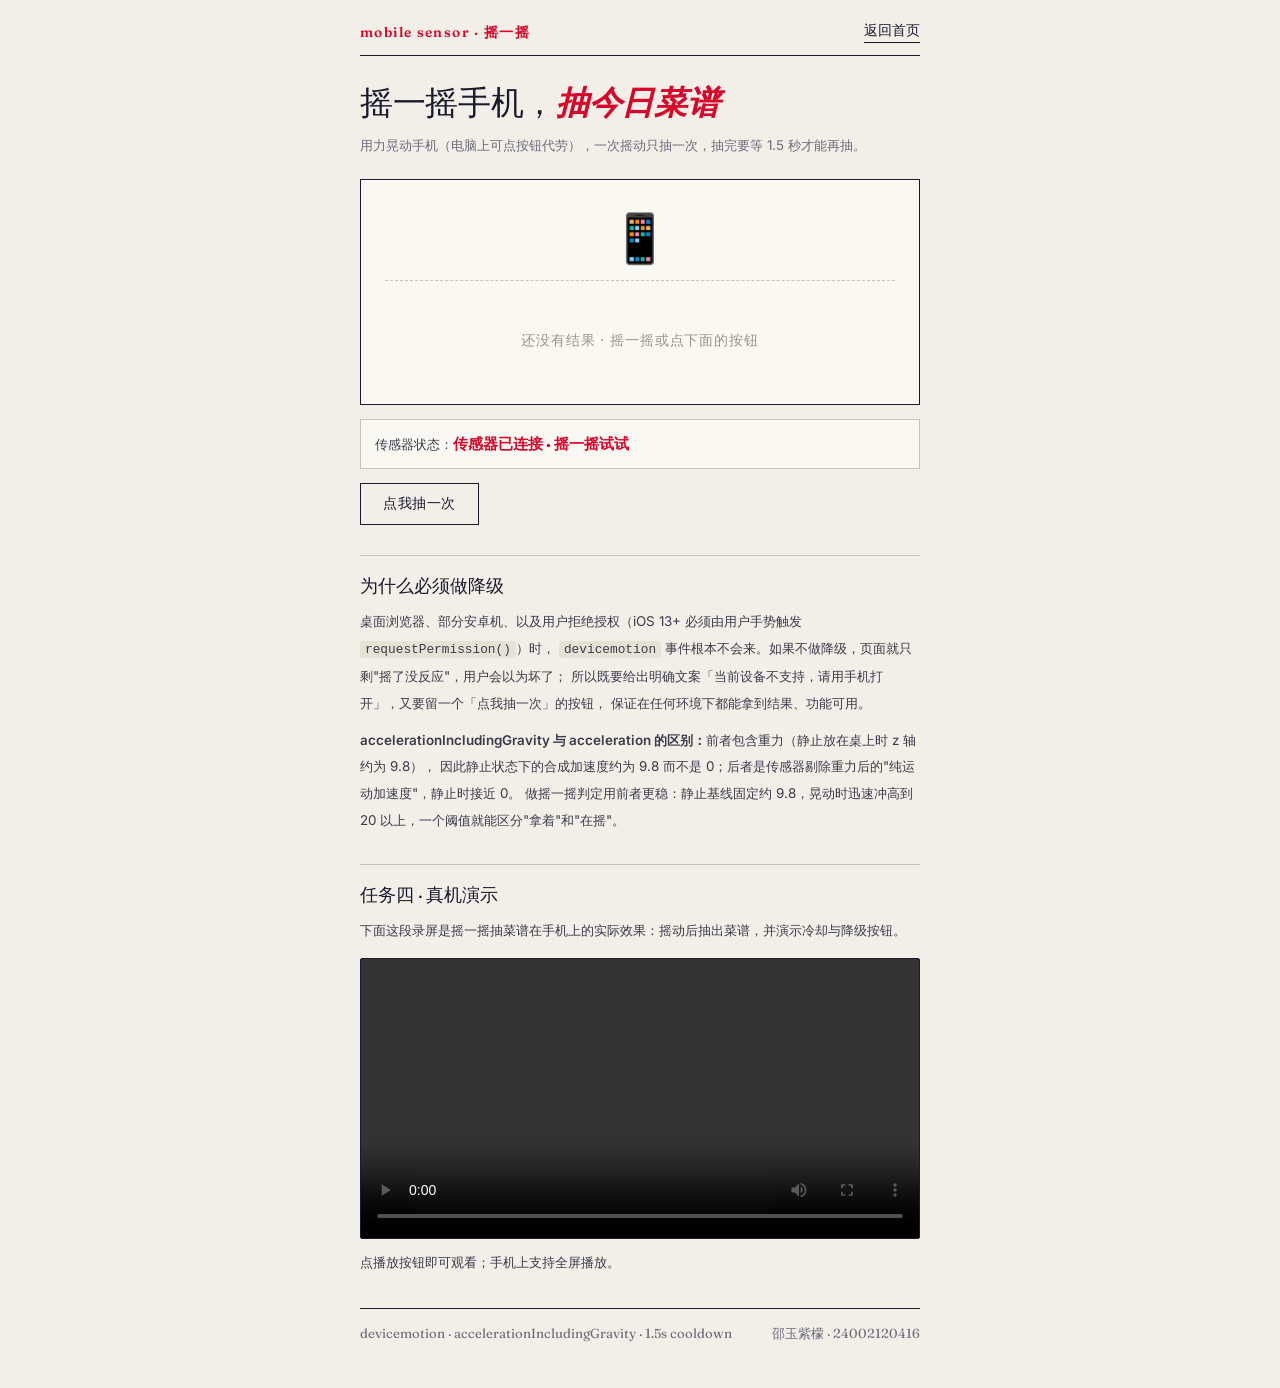
<file: mobile-sensor.html>
<!DOCTYPE html>
<html lang="zh-CN">
<head>
<meta charset="UTF-8">
<meta name="viewport" content="width=device-width, initial-scale=1.0">
<title>摇一摇 · 抽今日菜谱</title>
<!--
  作者：邵玉紫檬
  姓名学号：邵玉紫檬 / 24002120416
  建立时间：2026-11-18
  使用大模型：DeepSeek-V4.1-Flash
  功能名称：摇一摇抽菜谱（devicemotion 合成加速度判定 + 1.5s 冷却 + 不支持时降级按钮）
-->
<link rel="stylesheet" href="cdn/fonts/fonts.css">
<style>
  *, *::before, *::after { box-sizing: border-box; margin: 0; padding: 0; }
  body {
    font-family: 'Inter', 'PingFang SC', 'Microsoft YaHei', sans-serif;
    background: #F2EFE8; color: #1A1A2E; min-height: 100vh; padding: 0 20px 46px;
  }

  /* 顶栏 */
  .SYZM_bar {
    display: flex; justify-content: space-between; align-items: center; gap: 14px;
    max-width: 560px; margin: 0 auto; padding: 22px 0 12px; border-bottom: 1px solid #1A1A2E;
  }
  .SYZM_mark {
    font-family: 'Fraunces', serif; font-size: .86rem; font-weight: 600;
    letter-spacing: .1em; color: #D90429;
  }
  .SYZM_back {
    font-family: 'Fraunces', serif; font-size: .86rem; text-decoration: none;
    color: #1A1A2E; border-bottom: 1px solid #1A1A2E; padding-bottom: 2px;
  }

  .SYZM_main { max-width: 560px; margin: 0 auto; padding-top: 26px; }

  /* 提示语 */
  .SYZM_hint {
    font-family: 'Fraunces', serif; font-size: clamp(1.5rem, 5.4vw, 2.05rem);
    font-weight: 300; line-height: 1.25; letter-spacing: -.01em;
  }
  .SYZM_hint em { font-style: italic; font-weight: 600; color: #D90429; }
  .SYZM_hint_sub { font-size: .84rem; color: #6B6B7A; line-height: 1.9; margin-top: 10px; }

  /* 摇一摇舞台 */
  .SYZM_stage {
    margin-top: 20px; border: 1px solid #1A1A2E; background: #FAF8F3;
    padding: 34px 24px 28px; text-align: center; position: relative;
  }
  .SYZM_phone {
    font-size: 3rem; line-height: 1; display: inline-block;
    transform-origin: 50% 60%;
  }
  .SYZM_phone.SYZM_shaking { animation: SYZM_shake .42s ease-in-out; }
  @keyframes SYZM_shake {
    0%, 100% { transform: rotate(0deg); }
    20% { transform: rotate(-14deg); }
    45% { transform: rotate(12deg); }
    70% { transform: rotate(-7deg); }
  }

  .SYZM_result {
    margin-top: 18px; border-top: 1px dashed #C9C3B4; padding-top: 20px;
  }
  .SYZM_dish {
    display: inline-block; min-width: 220px; padding: 22px 26px 20px;
    background: linear-gradient(140deg, #7B1113, #C1440E 65%, #E8890C);
    color: #FFF8F0; box-shadow: 0 12px 26px rgba(123, 17, 19, .22);
    transform: scale(.94); opacity: .96;
  }
  .SYZM_dish.SYZM_pop { animation: SYZM_pop .42s cubic-bezier(.2, 1.4, .4, 1); }
  @keyframes SYZM_pop {
    0% { transform: scale(.7) rotate(-4deg); opacity: 0; }
    65% { transform: scale(1.05) rotate(1.5deg); opacity: 1; }
    100% { transform: scale(1) rotate(0); opacity: 1; }
  }
  .SYZM_dish_no {
    font-family: 'Fraunces', serif; font-size: .72rem; letter-spacing: .22em; opacity: .8;
  }
  .SYZM_dish_name {
    font-family: 'Fraunces', 'Songti SC', serif; font-size: 1.7rem; font-weight: 600;
    letter-spacing: .04em; margin: 8px 0 6px;
  }
  .SYZM_dish_desc { font-size: .82rem; line-height: 1.8; opacity: .9; }
  .SYZM_placeholder {
    font-size: .9rem; color: #9A948A; letter-spacing: .06em; padding: 30px 0 26px;
  }

  /* 状态行 */
  .SYZM_status {
    margin-top: 14px; font-size: .82rem; line-height: 1.9; color: #3B3B4A;
    padding: 10px 14px; border: 1px solid #C9C3B4; background: #FAF8F3;
  }
  .SYZM_status b { color: #D90429; font-family: 'Fraunces', serif; font-size: .95rem; }
  .SYZM_status.SYZM_warn { border-color: #D90429; background: #FFF1EC; color: #8C1B12; }

  /* 按钮 */
  .SYZM_btns { display: flex; flex-wrap: wrap; gap: 10px; margin-top: 14px; }
  .SYZM_btn {
    font-family: inherit; font-size: .86rem; letter-spacing: .04em; cursor: pointer;
    padding: 11px 22px; border: 1px solid #1A1A2E; background: #1A1A2E; color: #F2EFE8;
    transition: transform .18s, background .18s, color .18s;
  }
  .SYZM_btn:hover { transform: translateY(-2px); }
  .SYZM_btn.SYZM_ghost { background: transparent; color: #1A1A2E; }
  .SYZM_btn.SYZM_ghost:hover { background: #1A1A2E; color: #F2EFE8; }

  /* 说明 */
  .SYZM_notes { margin-top: 30px; border-top: 1px solid #C9C3B4; padding-top: 18px; }
  .SYZM_notes h2 {
    font-family: 'Fraunces', serif; font-size: 1.1rem; font-weight: 500; margin-bottom: 10px;
  }
  .SYZM_notes p { font-size: .84rem; line-height: 2; color: #3B3B4A; }
  .SYZM_notes p + p { margin-top: 10px; }
  .SYZM_notes code {
    font-family: Consolas, monospace; font-size: .8rem; background: #E7E2D6;
    padding: 1px 5px; border-radius: 3px;
  }
  /* 任务四 · 演示视频 */
  .SYZM_player {
    display: block; width: 100%; margin-top: 14px; background: #10131C;
    border: 1px solid #1A1A2E; border-radius: 2px;
  }
  .SYZM_video_note { margin-top: 10px; font-size: .8rem; color: #6B6B7A; line-height: 1.9; }
  .SYZM_foot {
    max-width: 560px; margin: 32px auto 0; padding-top: 16px; border-top: 1px solid #1A1A2E;
    font-family: 'Fraunces', serif; font-size: .82rem; color: #6B6B7A;
    display: flex; justify-content: space-between; gap: 10px; flex-wrap: wrap;
  }
</style>
</head>
<body>

<header class="SYZM_bar">
  <span class="SYZM_mark">mobile sensor · 摇一摇</span>
  <a class="SYZM_back" href="index.html">返回首页</a>
</header>

<main class="SYZM_main">
  <h1 class="SYZM_hint">摇一摇手机，<em>抽今日菜谱</em></h1>
  <p class="SYZM_hint_sub">
    用力晃动手机（电脑上可点按钮代劳），一次摇动只抽一次，抽完要等 1.5 秒才能再抽。
  </p>

  <div class="SYZM_stage">
    <div class="SYZM_phone" id="SYZM_phone">📱</div>

    <div class="SYZM_result">
      <div id="SYZM_box">
        <div class="SYZM_placeholder" id="SYZM_placeholder">还没有结果 · 摇一摇或点下面的按钮</div>
      </div>
    </div>
  </div>

  <div class="SYZM_status" id="SYZM_status">
    传感器状态：<b id="SYZM_statusText">正在检测…</b>
  </div>

  <div class="SYZM_btns">
    <button class="SYZM_btn" id="SYZM_btnPerm" style="display:none">允许读取运动传感器</button>
    <button class="SYZM_btn SYZM_ghost" id="SYZM_btnDraw">点我抽一次</button>
  </div>

  <section class="SYZM_notes">
    <h2>为什么必须做降级</h2>
    <p>
      桌面浏览器、部分安卓机、以及用户拒绝授权（iOS 13+ 必须由用户手势触发 <code>requestPermission()</code>）时，
      <code>devicemotion</code> 事件根本不会来。如果不做降级，页面就只剩"摇了没反应"，用户会以为坏了；
      所以既要给出明确文案「当前设备不支持，请用手机打开」，又要留一个「点我抽一次」的按钮，
      保证在任何环境下都能拿到结果、功能可用。
    </p>
    <p>
      <b>accelerationIncludingGravity 与 acceleration 的区别：</b>前者包含重力（静止放在桌上时 z 轴约为 9.8），
      因此静止状态下的合成加速度约为 9.8 而不是 0；后者是传感器剔除重力后的"纯运动加速度"，静止时接近 0。
      做摇一摇判定用前者更稳：静止基线固定约 9.8，晃动时迅速冲高到 20 以上，一个阈值就能区分"拿着"和"在摇"。
    </p>
  </section>

  <section class="SYZM_notes">
    <h2>任务四 · 真机演示</h2>
    <p>下面这段录屏是摇一摇抽菜谱在手机上的实际效果：摇动后抽出菜谱，并演示冷却与降级按钮。</p>
    <video class="SYZM_player" id="SYZM_video" controls playsinline preload="metadata" poster="">
      <source src="mobile-media/shake-demo.mp4" type="video/mp4">
      你的浏览器不支持 video 标签，可<a href="mobile-media/shake-demo.mp4">点此下载观看</a>。
    </video>
    <p class="SYZM_video_note">点播放按钮即可观看；手机上支持全屏播放。</p>
  </section>
</main>

<footer class="SYZM_foot">
  <span>devicemotion · accelerationIncludingGravity · 1.5s cooldown</span>
  <span>邵玉紫檬 · 24002120416</span>
</footer>

<script>
  // 菜谱数据：name 菜名，desc 一句话描述
  var SYZM_menu = [
    { name: '麻辣香锅', desc: '一锅端上桌，辣得刚好出汗' },
    { name: '番茄炒蛋', desc: '家里永远的第一道快手菜' },
    { name: '清蒸鲈鱼', desc: '只放姜葱和一勺蒸鱼豉油' },
    { name: '宫保鸡丁', desc: '花生脆、鸡丁嫩，糊辣荔枝味' },
    { name: '酸辣粉', desc: '酸得开胃，辣得痛快' },
    { name: '糖醋排骨', desc: '外脆里嫩，收汁油亮' },
    { name: '皮蛋瘦肉粥', desc: '小火慢熬，米粒开花' },
    { name: '手抓饼', desc: '层层起酥，加个蛋更香' }
  ];

  var SYZM_THRESHOLD = 18;    // 合成加速度阈值（m/s²）
  var SYZM_COOLDOWN = 1500;   // 冷却时间（ms）
  var SYZM_DETECT_WAIT = 2500;// 已挂监听后等待传感器数据的超时（ms）
  var SYZM_PERM_WAIT = 5000;  // 显示授权按钮后等待用户操作的超时（ms）

  var SYZM_lastShake = 0;     // 上一次成功触发的时间
  var SYZM_lastIndex = -1;    // 上一次抽到的菜，避免连着抽到同一道
  var SYZM_gotData = false;   // 是否收到过 devicemotion
  var SYZM_listening = false; // 是否已挂上监听
  var SYZM_noDataTimer = null;// 无数据兜底定时器

  var SYZM_box = document.getElementById('SYZM_box');
  var SYZM_phone = document.getElementById('SYZM_phone');
  var SYZM_status = document.getElementById('SYZM_status');
  var SYZM_statusText = document.getElementById('SYZM_statusText');
  var SYZM_btnPerm = document.getElementById('SYZM_btnPerm');
  var SYZM_btnDraw = document.getElementById('SYZM_btnDraw');

  // 随机抽一道菜，避开与上次相同的那道
  function SYZM_pickDish() {
    var index = Math.floor(Math.random() * SYZM_menu.length);
    if (SYZM_menu.length > 1 && index === SYZM_lastIndex) {
      index = (index + 1 + Math.floor(Math.random() * (SYZM_menu.length - 1))) % SYZM_menu.length;
    }
    SYZM_lastIndex = index;
    return SYZM_menu[index];
  }

  // 渲染抽到的菜并播放弹出动画
  function SYZM_showDish(dish) {
    SYZM_box.innerHTML =
      '<div class="SYZM_dish SYZM_pop" id="SYZM_dish">' +
      '<div class="SYZM_dish_no">TODAY\'S DISH</div>' +
      '<div class="SYZM_dish_name"></div>' +
      '<div class="SYZM_dish_desc"></div>' +
      '</div>';
    SYZM_box.querySelector('.SYZM_dish_name').textContent = dish.name;
    SYZM_box.querySelector('.SYZM_dish_desc').textContent = dish.desc;
  }

  // 播放一次手机摇晃动画（用重排强制重启动画）
  function SYZM_playShake() {
    SYZM_phone.classList.remove('SYZM_shaking');
    void SYZM_phone.offsetWidth;
    SYZM_phone.classList.add('SYZM_shaking');
  }

  // 抽一次：更新结果、播放动画、写入冷却时间
  function SYZM_draw(reason) {
    var now = Date.now();
    if (now - SYZM_lastShake < SYZM_COOLDOWN) return false;

    SYZM_lastShake = now;
    SYZM_showDish(SYZM_pickDish());
    SYZM_playShake();
    SYZM_setStatus(reason + ' · 已抽到今日菜谱', false);
    return true;
  }

  // 更新状态栏文案（warn 为 true 时显示为警示样式）
  function SYZM_setStatus(text, warn) {
    SYZM_statusText.textContent = text;
    SYZM_status.classList.toggle('SYZM_warn', !!warn);
  }

  // 处理 devicemotion：用包含重力的加速度算合成值，超阈值即判定为摇动
  function SYZM_onMotion(e) {
    var a = e.accelerationIncludingGravity;
    if (!a || a.x === null || a.x === undefined) return;

    SYZM_gotData = true;
    var magnitude = Math.sqrt(
      (a.x || 0) * (a.x || 0) + (a.y || 0) * (a.y || 0) + (a.z || 0) * (a.z || 0)
    );

    if (magnitude > SYZM_THRESHOLD) {
      // 冷却由 SYZM_draw 统一判断，避免一次晃动触发多次
      SYZM_draw('检测到摇动（合成加速度 ' + magnitude.toFixed(1) + '）');
    } else if (Date.now() - SYZM_lastShake > SYZM_COOLDOWN) {
      SYZM_setStatus('已连接传感器 · 当前合成加速度 ' + magnitude.toFixed(1), false);
    }
  }

  // 挂上 devicemotion 监听，并在超时内没数据时提示不支持
  function SYZM_listen() {
    if (SYZM_listening) return;
    SYZM_listening = true;
    window.addEventListener('devicemotion', SYZM_onMotion, { passive: true });
    SYZM_setStatus('传感器已连接 · 摇一摇试试', false);
    SYZM_startNoDataTimer(SYZM_DETECT_WAIT);
  }

  // 启动"等不到加速度数据"的兜底定时器，超时后提示不支持并保留降级按钮
  function SYZM_startNoDataTimer(ms) {
    clearTimeout(SYZM_noDataTimer);
    SYZM_noDataTimer = setTimeout(function () {
      if (!SYZM_gotData) {
        SYZM_setStatus('当前设备不支持运动传感器（未收到加速度数据），请用手机打开，或点下方「点我抽一次」', true);
      }
    }, ms);
  }

  // 初始化：区分 iOS 需授权、普通设备直接监听、完全不支持三种情况
  function SYZM_init() {
    if (typeof DeviceMotionEvent === 'undefined') {
      SYZM_setStatus('当前设备不支持运动传感器，请用手机打开，或点下方「点我抽一次」', true);
      return;
    }

    // iOS 13+ / 部分浏览器必须由用户手势触发权限申请
    if (typeof DeviceMotionEvent.requestPermission === 'function') {
      var isIOS = /iPhone|iPad|iPod/i.test(navigator.userAgent);
      SYZM_setStatus(isIOS
        ? 'iOS 需要先允许读取运动与方向数据，点下方按钮授权'
        : '浏览器要求先授权读取运动数据，点下方按钮授权', false);
      SYZM_btnPerm.style.display = 'inline-block';
      SYZM_startNoDataTimer(SYZM_PERM_WAIT);
      return;
    }

    SYZM_listen();
  }

  // iOS 授权按钮：用户点击后才允许申请权限
  function SYZM_onPermClick() {
    DeviceMotionEvent.requestPermission().then(function (state) {
      if (state === 'granted') {
        SYZM_btnPerm.style.display = 'none';
        SYZM_listen();
      } else {
        SYZM_setStatus('未授权读取运动数据，请用下方按钮抽取', true);
      }
    }).catch(function () {
      SYZM_setStatus('授权失败（需在 HTTPS 或 localhost 下），请用下方按钮抽取', true);
    });
  }

  // 降级按钮：不依赖传感器，直接抽一次
  function SYZM_onDrawClick() {
    if (!SYZM_draw('手动抽取')) {
      SYZM_setStatus('冷却中，请等 1.5 秒后再抽', true);
    }
  }

  SYZM_btnPerm.addEventListener('click', SYZM_onPermClick);
  SYZM_btnDraw.addEventListener('click', SYZM_onDrawClick);

  SYZM_init();
</script>

</body>
</html>
</file>
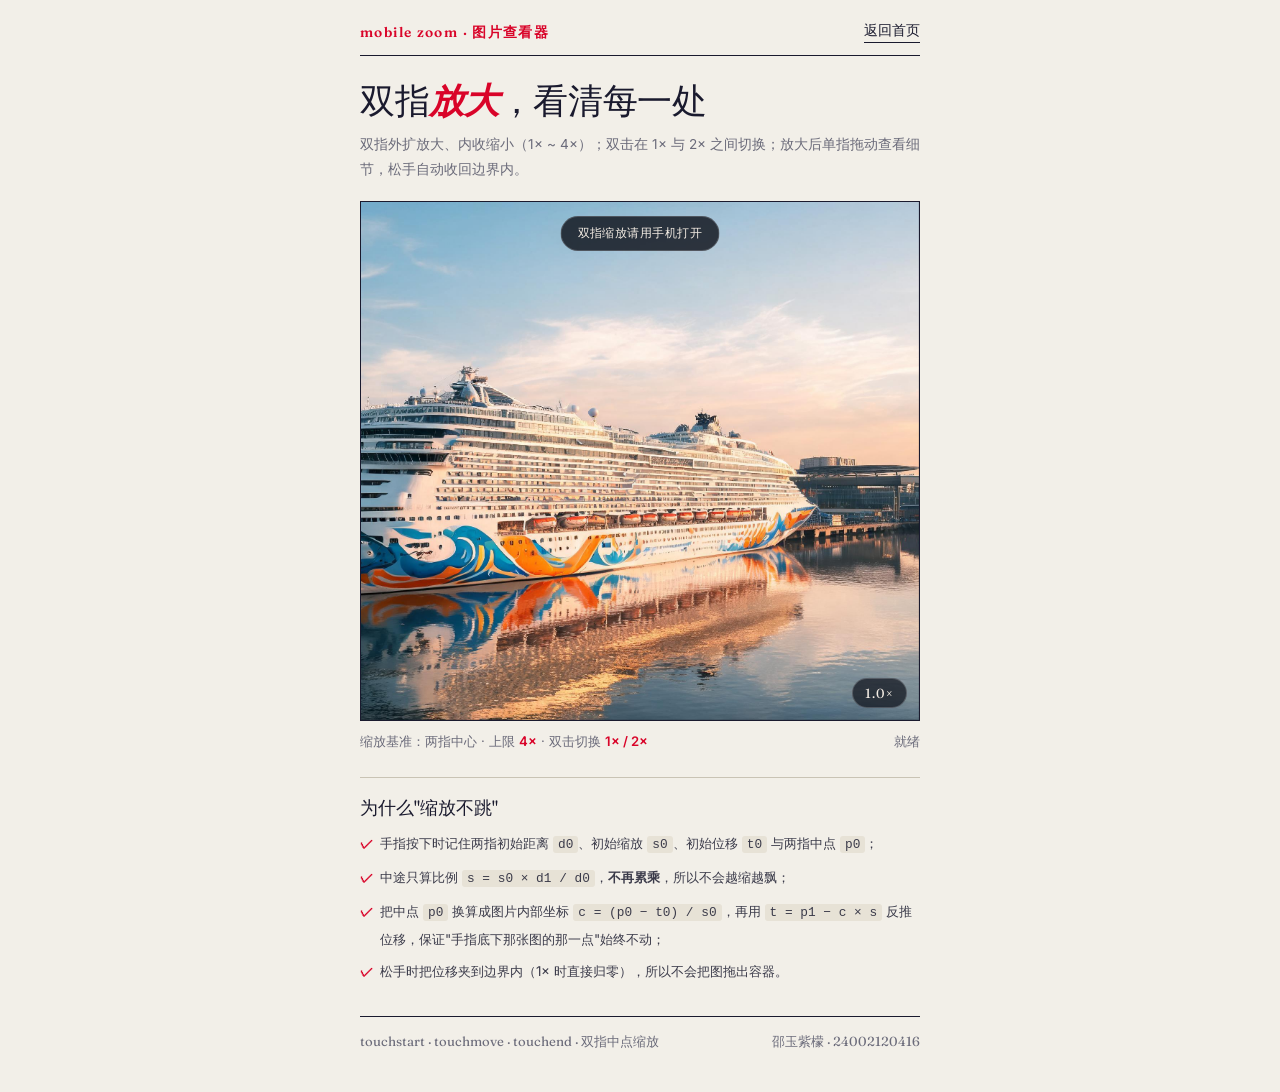
<file: mobile-zoom.html>
<!DOCTYPE html>
<html lang="zh-CN">
<head>
<meta charset="UTF-8">
<meta name="viewport" content="width=device-width, initial-scale=1.0, maximum-scale=1.0, user-scalable=no">
<title>图片查看器 · 双指缩放 + 双击放大 + 拖动</title>
<!--
  作者：邵玉紫檬
  姓名学号：邵玉紫檬 / 24002120416
  建立时间：2026-11-18
  使用大模型：DeepSeek-V4.1-Flash
  功能名称：移动端图片查看器（1~4 倍双指缩放、双击 1x/2x 切换、放大后拖动与边界限制）
-->
<link rel="stylesheet" href="cdn/fonts/fonts.css">
<style>
  *, *::before, *::after { box-sizing: border-box; margin: 0; padding: 0; }
  body {
    font-family: 'Inter', 'PingFang SC', 'Microsoft YaHei', sans-serif;
    background: #F2EFE8; color: #1A1A2E; min-height: 100vh; padding: 0 20px 44px;
  }

  /* 顶栏 */
  .SYZM_bar {
    display: flex; justify-content: space-between; align-items: center; gap: 14px;
    max-width: 560px; margin: 0 auto; padding: 22px 0 12px; border-bottom: 1px solid #1A1A2E;
  }
  .SYZM_mark {
    font-family: 'Fraunces', serif; font-size: .86rem; font-weight: 600;
    letter-spacing: .1em; color: #D90429;
  }
  .SYZM_back {
    font-family: 'Fraunces', serif; font-size: .86rem; text-decoration: none;
    color: #1A1A2E; border-bottom: 1px solid #1A1A2E; padding-bottom: 2px;
  }

  /* 主体 */
  .SYZM_main { max-width: 560px; margin: 0 auto; padding-top: 24px; }
  .SYZM_title {
    font-family: 'Fraunces', serif; font-weight: 300; letter-spacing: -.01em;
    font-size: clamp(1.6rem, 5.6vw, 2.2rem); line-height: 1.18;
  }
  .SYZM_title em { font-style: italic; font-weight: 600; color: #D90429; }
  .SYZM_sub { font-size: .85rem; color: #6B6B7A; line-height: 1.9; margin: 10px 0 18px; }

  /* 查看器容器：overflow:hidden + touch-action:none + user-select:none */
  .SYZM_stage {
    position: relative; overflow: hidden; background: #10131C;
    border: 1px solid #1A1A2E; height: min(64vh, 520px);
    touch-action: none; user-select: none; -webkit-user-select: none;
    -webkit-touch-callout: none; cursor: grab;
  }
  .SYZM_stage.SYZM_grabbing { cursor: grabbing; }
  .SYZM_stage img {
    position: absolute; left: 0; top: 0; width: 100%; height: 100%;
    object-fit: cover; max-width: none; transform-origin: 0 0;
    will-change: transform; pointer-events: none;
  }
  .SYZM_stage img.SYZM_anim { transition: transform .25s cubic-bezier(.3, .8, .3, 1); }

  /* 打开提示 */
  .SYZM_tip {
    position: absolute; left: 50%; top: 14px; transform: translateX(-50%);
    padding: 8px 16px; font-size: .78rem; letter-spacing: .04em;
    background: rgba(15, 19, 28, .82); color: #F4EDE4; border-radius: 999px;
    border: 1px solid rgba(255, 255, 255, .18); pointer-events: none;
    transition: opacity .3s;
  }
  .SYZM_tip.SYZM_hide { opacity: 0; }

  /* 缩放比例指示器（加分项） */
  .SYZM_scale {
    position: absolute; right: 12px; bottom: 12px; padding: 6px 12px;
    font-family: 'Fraunces', serif; font-size: .82rem; letter-spacing: .08em;
    color: #F4EDE4; background: rgba(15, 19, 28, .72);
    border: 1px solid rgba(255, 255, 255, .2); border-radius: 999px;
    pointer-events: none;
  }

  /* 操作说明 */
  .SYZM_meta {
    display: flex; flex-wrap: wrap; justify-content: space-between; gap: 10px;
    padding-top: 12px; font-size: .82rem; color: #6B6B7A;
  }
  .SYZM_meta b { color: #D90429; font-weight: 600; }

  .SYZM_notes { margin-top: 26px; border-top: 1px solid #C9C3B4; padding-top: 18px; }
  .SYZM_notes h2 {
    font-family: 'Fraunces', serif; font-size: 1.1rem; font-weight: 500; margin-bottom: 10px;
  }
  .SYZM_notes li {
    list-style: none; position: relative; padding-left: 20px;
    font-size: .84rem; line-height: 1.95; color: #3B3B4A;
  }
  .SYZM_notes li::before { content: "✓"; position: absolute; left: 0; color: #D90429; font-weight: 700; }
  .SYZM_notes li + li { margin-top: 6px; }
  .SYZM_notes code {
    font-family: Consolas, monospace; font-size: .8rem; background: #E7E2D6;
    padding: 1px 5px; border-radius: 3px;
  }
  .SYZM_foot {
    max-width: 560px; margin: 32px auto 0; padding-top: 16px; border-top: 1px solid #1A1A2E;
    font-family: 'Fraunces', serif; font-size: .82rem; color: #6B6B7A;
    display: flex; justify-content: space-between; gap: 10px; flex-wrap: wrap;
  }
</style>
</head>
<body>

<header class="SYZM_bar">
  <span class="SYZM_mark">mobile zoom · 图片查看器</span>
  <a class="SYZM_back" href="index.html">返回首页</a>
</header>

<main class="SYZM_main">
  <h1 class="SYZM_title">双指<em>放大</em>，看清每一处</h1>
  <p class="SYZM_sub">
    双指外扩放大、内收缩小（1× ~ 4×）；双击在 1× 与 2× 之间切换；放大后单指拖动查看细节，松手自动收回边界内。
  </p>

  <div class="SYZM_stage" id="SYZM_stage">
    <img id="SYZM_img" src="swiper-imgs/aida_modu_1.jpg" alt="爱达·魔都号">
    <div class="SYZM_tip" id="SYZM_tip">双指缩放请用手机打开</div>
    <div class="SYZM_scale" id="SYZM_scaleInd">1.0×</div>
  </div>

  <div class="SYZM_meta">
    <span>缩放基准：两指中心 · 上限 <b>4×</b> · 双击切换 <b>1× / 2×</b></span>
    <span id="SYZM_state">就绪</span>
  </div>

  <section class="SYZM_notes">
    <h2>为什么"缩放不跳"</h2>
    <ul>
      <li>手指按下时记住两指初始距离 <code>d0</code>、初始缩放 <code>s0</code>、初始位移 <code>t0</code> 与两指中点 <code>p0</code>；</li>
      <li>中途只算比例 <code>s = s0 × d1 / d0</code>，<b>不再累乘</b>，所以不会越缩越飘；</li>
      <li>把中点 <code>p0</code> 换算成图片内部坐标 <code>c = (p0 − t0) / s0</code>，再用 <code>t = p1 − c × s</code> 反推位移，保证"手指底下那张图的那一点"始终不动；</li>
      <li>松手时把位移夹到边界内（1× 时直接归零），所以不会把图拖出容器。</li>
    </ul>
  </section>
</main>

<footer class="SYZM_foot">
  <span>touchstart · touchmove · touchend · 双指中点缩放</span>
  <span>邵玉紫檬 · 24002120416</span>
</footer>

<script>
  var SYZM_stage = document.getElementById('SYZM_stage');
  var SYZM_img = document.getElementById('SYZM_img');
  var SYZM_tip = document.getElementById('SYZM_tip');
  var SYZM_scaleInd = document.getElementById('SYZM_scaleInd');
  var SYZM_state = document.getElementById('SYZM_state');

  var SYZM_MIN = 1;         // 最小缩放
  var SYZM_MAX = 4;         // 最大缩放
  var SYZM_DOUBLE = 2;      // 双击放大到的倍数
  var SYZM_TAP_GAP = 300;   // 双击判定的最大间隔（ms）
  var SYZM_TAP_DIST = 30;   // 双击判定的最大位移（px）

  var SYZM_scale = 1;       // 当前缩放
  var SYZM_tx = 0;          // 当前横向位移
  var SYZM_ty = 0;          // 当前纵向位移

  var SYZM_pinchStartDist = 0;   // 双指初始距离
  var SYZM_pinchStartScale = 1;  // 双指开始时缩放
  var SYZM_pinchStartTx = 0;     // 双指开始时位移
  var SYZM_pinchStartTy = 0;
  var SYZM_pinchAnchor = null;   // 起始中点对应的图片内部坐标
  var SYZM_panStart = null;      // 单指拖动起点
  var SYZM_lastTap = { time: 0, x: 0, y: 0 };

  // 取触点在容器内的相对坐标
  function SYZM_local(touch) {
    var rect = SYZM_stage.getBoundingClientRect();
    return { x: touch.clientX - rect.left, y: touch.clientY - rect.top };
  }

  // 计算两指之间的距离
  function SYZM_distance(a, b) {
    var dx = a.x - b.x;
    var dy = a.y - b.y;
    return Math.sqrt(dx * dx + dy * dy);
  }

  // 取两指中点
  function SYZM_midpoint(a, b) {
    return { x: (a.x + b.x) / 2, y: (a.y + b.y) / 2 };
  }

  // 把缩放值夹在 1~4 之间
  function SYZM_clampScale(value) {
    return Math.min(SYZM_MAX, Math.max(SYZM_MIN, value));
  }

  // 计算当前缩放下允许的位移范围（1× 时只能是 0）
  function SYZM_bounds(scale) {
    var w = SYZM_stage.clientWidth;
    var h = SYZM_stage.clientHeight;
    return {
      minX: w - w * scale,
      maxX: 0,
      minY: h - h * scale,
      maxY: 0
    };
  }

  // 把位移限制在边界内，并写入状态
  function SYZM_clampTranslate(withAnim) {
    var b = SYZM_bounds(SYZM_scale);
    SYZM_tx = Math.min(b.maxX, Math.max(b.minX, SYZM_tx));
    SYZM_ty = Math.min(b.maxY, Math.max(b.minY, SYZM_ty));
    SYZM_apply(withAnim);
  }

  // 应用 transform 与比例指示器；withAnim 为 true 时带 0.25s 过渡
  function SYZM_apply(withAnim) {
    if (withAnim) {
      SYZM_img.classList.add('SYZM_anim');
    } else {
      SYZM_img.classList.remove('SYZM_anim');
    }
    SYZM_img.style.transform = 'translate3d(' + SYZM_tx + 'px,' + SYZM_ty + 'px,0) scale(' + SYZM_scale + ')';
    SYZM_scaleInd.textContent = SYZM_scale.toFixed(1) + '×';
  }

  // 隐藏"双指缩放请用手机打开"的提示
  function SYZM_hideTip() {
    if (SYZM_tip) SYZM_tip.classList.add('SYZM_hide');
  }

  // 手指按下：区分单指 / 双指，记录拖动起点或双指基准
  function SYZM_onStart(e) {
    SYZM_hideTip();

    if (e.touches.length >= 2) {
      // 双指：记录初始距离、缩放、位移，并算出中点对应的图片内部坐标
      var p1 = SYZM_local(e.touches[0]);
      var p2 = SYZM_local(e.touches[1]);
      var mid = SYZM_midpoint(p1, p2);

      SYZM_pinchStartDist = SYZM_distance(p1, p2) || 1;
      SYZM_pinchStartScale = SYZM_scale;
      SYZM_pinchStartTx = SYZM_tx;
      SYZM_pinchStartTy = SYZM_ty;
      SYZM_pinchAnchor = {
        x: (mid.x - SYZM_tx) / SYZM_scale,
        y: (mid.y - SYZM_ty) / SYZM_scale
      };
      SYZM_panStart = null;
      SYZM_state.textContent = '双指缩放中';
      return;
    }

    // 单指：先判断是否双击
    var t = e.touches[0];
    var p = SYZM_local(t);
    var now = Date.now();
    var isDouble = (now - SYZM_lastTap.time < SYZM_TAP_GAP) &&
      (Math.abs(p.x - SYZM_lastTap.x) < SYZM_TAP_DIST) &&
      (Math.abs(p.y - SYZM_lastTap.y) < SYZM_TAP_DIST);

    if (isDouble) {
      SYZM_toggleZoom(p);
      SYZM_lastTap.time = 0;
      SYZM_panStart = null;
      return;
    }

    SYZM_lastTap = { time: now, x: p.x, y: p.y };
    SYZM_panStart = { x: p.x, y: p.y, tx: SYZM_tx, ty: SYZM_ty };
    if (SYZM_scale > 1) SYZM_stage.classList.add('SYZM_grabbing');
  }

  // 手指移动：双指按比例缩放（以两指中点为基准），单指按位移拖动
  function SYZM_onMove(e) {
    if (e.touches.length >= 2 && SYZM_pinchStartDist) {
      var p1 = SYZM_local(e.touches[0]);
      var p2 = SYZM_local(e.touches[1]);
      var dist = SYZM_distance(p1, p2) || 1;
      var mid = SYZM_midpoint(p1, p2);

      // 比例缩放：始终以"初始状态"为基准，避免累乘误差
      SYZM_scale = SYZM_clampScale(SYZM_pinchStartScale * (dist / SYZM_pinchStartDist));

      // 让初始中点下的那一点跟随当前中点移动，因此不会"跳"
      SYZM_tx = mid.x - SYZM_pinchAnchor.x * SYZM_scale;
      SYZM_ty = mid.y - SYZM_pinchAnchor.y * SYZM_scale;

      SYZM_apply(false);
      SYZM_state.textContent = '缩放 ' + SYZM_scale.toFixed(2) + '×';
      return;
    }

    if (e.touches.length === 1 && SYZM_panStart && SYZM_scale > 1) {
      var cur = SYZM_local(e.touches[0]);
      SYZM_tx = SYZM_panStart.tx + (cur.x - SYZM_panStart.x);
      SYZM_ty = SYZM_panStart.ty + (cur.y - SYZM_panStart.y);

      // 拖动过程中就夹到边界，手感更"有底"
      var b = SYZM_bounds(SYZM_scale);
      SYZM_tx = Math.min(b.maxX, Math.max(b.minX, SYZM_tx));
      SYZM_ty = Math.min(b.maxY, Math.max(b.minY, SYZM_ty));

      SYZM_apply(false);
      SYZM_state.textContent = '拖动中';
    }
  }

  // 手指抬起：结束缩放或拖动，收边并复位状态
  function SYZM_onEnd(e) {
    SYZM_stage.classList.remove('SYZM_grabbing');

    if (e.touches.length === 0) {
      if (SYZM_scale <= SYZM_MIN + 0.02) {
        // 缩到接近 1× 时归位
        SYZM_scale = 1;
        SYZM_tx = 0;
        SYZM_ty = 0;
      }
      SYZM_clampTranslate(true);
      SYZM_pinchStartDist = 0;
      SYZM_panStart = null;
      SYZM_state.textContent = '就绪';
      return;
    }

    // 双指变单指：把当前单指当作新的拖动起点，避免"跳一下"
    if (e.touches.length === 1 && SYZM_scale > 1) {
      var p = SYZM_local(e.touches[0]);
      SYZM_panStart = { x: p.x, y: p.y, tx: SYZM_tx, ty: SYZM_ty };
      SYZM_pinchStartDist = 0;
    }
  }

  // 双击：在 1× 与 2× 之间切换，并以双击点为基准缩放
  function SYZM_toggleZoom(point) {
    var target = SYZM_scale > 1.4 ? 1 : SYZM_DOUBLE;
    if (target === 1) {
      SYZM_scale = 1;
      SYZM_tx = 0;
      SYZM_ty = 0;
    } else {
      // 以双击点为中心放大：该点保持不动
      var cx = (point.x - SYZM_tx) / SYZM_scale;
      var cy = (point.y - SYZM_ty) / SYZM_scale;
      SYZM_scale = target;
      SYZM_tx = point.x - cx * SYZM_scale;
      SYZM_ty = point.y - cy * SYZM_scale;
    }
    SYZM_clampTranslate(true);
    SYZM_state.textContent = '双击 → ' + SYZM_scale.toFixed(1) + '×';
  }

  // 窗口尺寸或方向变化：保持缩放与相对位置，只把位移重新夹进新边界
  function SYZM_onResize() {
    SYZM_clampTranslate(false);
  }

  // 绑定触摸与窗口事件
  SYZM_stage.addEventListener('touchstart', SYZM_onStart, { passive: true });
  SYZM_stage.addEventListener('touchmove', SYZM_onMove, { passive: true });
  SYZM_stage.addEventListener('touchend', SYZM_onEnd, { passive: true });
  SYZM_stage.addEventListener('touchcancel', SYZM_onEnd, { passive: true });
  window.addEventListener('resize', SYZM_onResize);
  window.addEventListener('orientationchange', SYZM_onResize);

  // 图片加载完成后按容器尺寸重置一次状态
  if (SYZM_img.complete) {
    SYZM_apply(false);
  } else {
    SYZM_img.addEventListener('load', function () { SYZM_apply(false); });
  }
</script>

</body>
</html>
</file>
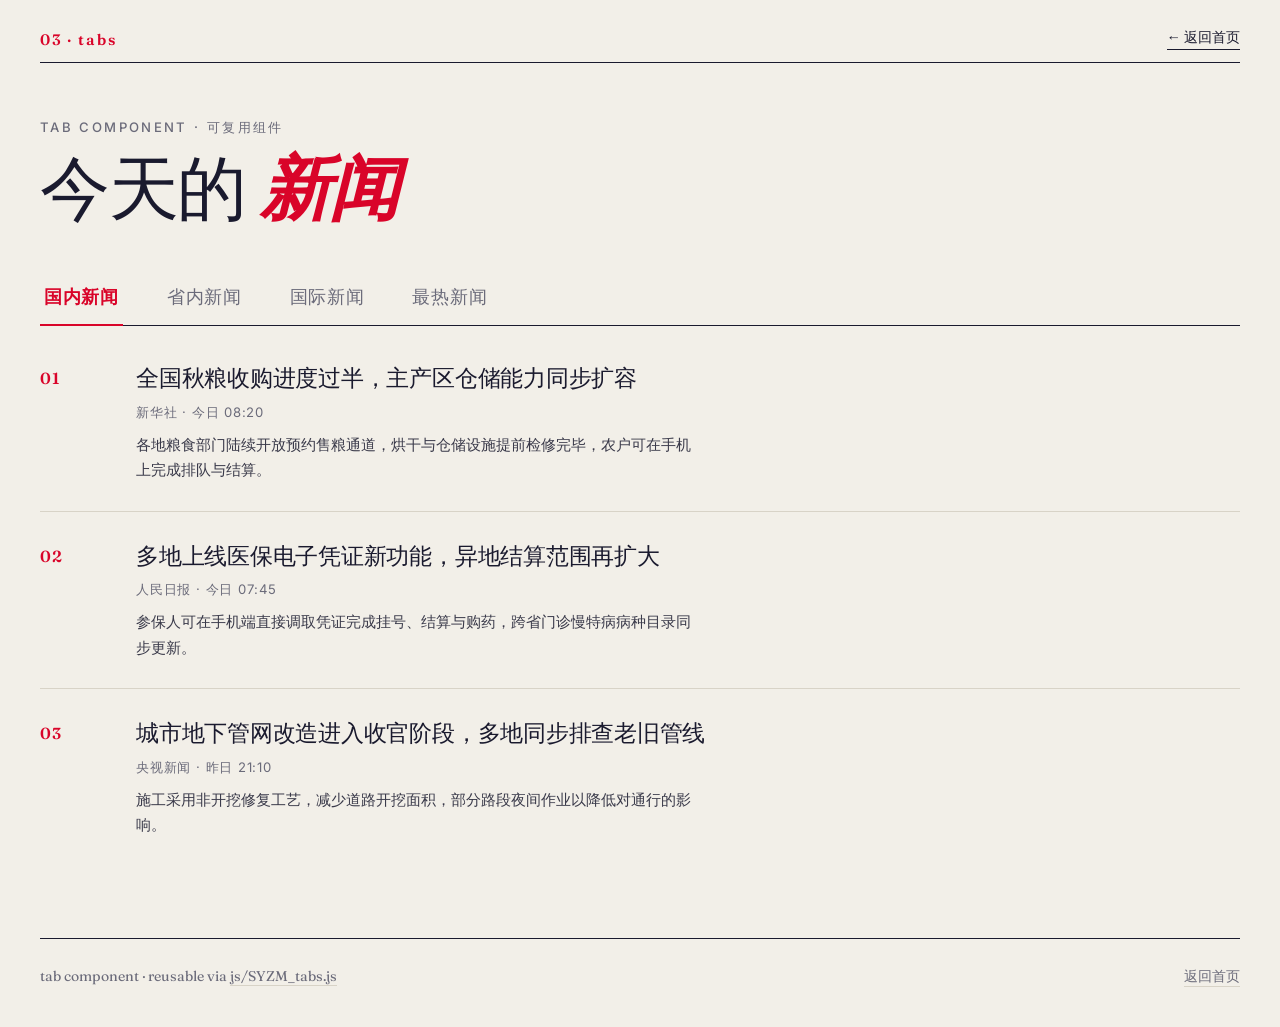
<file: news-tabs.html>
<!--
  作者：邵玉紫檬
  建立时间：2026-11-04
  使用大模型：DeepSeek-V4.1-Flash
  功能名称：新闻 Tab 选项卡展示页
-->
<!DOCTYPE html>
<html lang="zh-CN">
<head>
<meta charset="UTF-8">
<meta name="viewport" content="width=device-width, initial-scale=1.0">
<title>News Tabs · 新闻选项卡</title>
<link rel="stylesheet" href="cdn/fonts/fonts.css">
<style>
  *, *::before, *::after { box-sizing: border-box; margin: 0; padding: 0; }
  :root {
    --syzm-bg: #F2EFE8;
    --syzm-text: #1A1A2E;
    --syzm-muted: #6B6B7A;
    --syzm-accent: #D90429;
    --syzm-rule: #D8D3C7;
    --syzm-outline: 1px solid #1A1A2E;
  }
  html { font-size: 16px; }
  body {
    font-family: 'Inter', sans-serif;
    background: var(--syzm-bg);
    color: var(--syzm-text);
    min-height: 100vh;
    padding: 0 40px;
    display: flex;
    flex-direction: column;
  }
  .SYZM_topbar {
    display: flex; justify-content: space-between; align-items: center;
    gap: 16px; padding: 28px 0 12px; border-bottom: var(--syzm-outline);
  }
  .SYZM_topbar_num {
    font-family: 'Fraunces', serif; font-size: 0.95rem;
    letter-spacing: 0.12em; color: var(--syzm-accent); font-weight: 600;
  }
  .SYZM_back {
    font-family: 'Fraunces', serif; font-size: 0.9rem;
    color: var(--syzm-text); text-decoration: none;
    border-bottom: 1px solid var(--syzm-text); padding-bottom: 2px;
    transition: color 0.25s ease, border-color 0.25s ease;
  }
  .SYZM_back:hover { color: var(--syzm-accent); border-color: var(--syzm-accent); }

  .SYZM_main { flex: 1; padding: 56px 0 72px; }
  .SYZM_label {
    font-size: 0.82rem; letter-spacing: 0.18em;
    text-transform: uppercase; color: var(--syzm-muted); font-weight: 500;
  }
  .SYZM_title {
    font-family: 'Fraunces', serif;
    font-size: clamp(2.6rem, 6vw, 4.4rem);
    font-weight: 300; line-height: 1; letter-spacing: -0.02em;
    margin: 16px 0 44px;
  }
  .SYZM_title em { font-style: italic; font-weight: 600; color: var(--syzm-accent); }

  /* 选项卡条 */
  .SYZM_tabs {
    display: flex; flex-wrap: wrap;
    border-bottom: var(--syzm-outline);
    margin-bottom: 0;
  }
  .SYZM_tab {
    position: relative;
    appearance: none; background: none; border: 0;
    font-family: 'Fraunces', serif; font-size: 1.1rem; font-weight: 400;
    color: var(--syzm-muted);
    padding: 18px 4px 16px;
    margin-right: 40px;
    cursor: pointer;
    letter-spacing: 0.04em;
    transition: color 0.25s ease;
  }
  .SYZM_tab::after {
    content: ""; position: absolute; left: 0; right: 0; bottom: -1px;
    height: 2px; background: var(--syzm-accent);
    transform: scaleX(0); transform-origin: left;
    transition: transform 0.28s ease;
  }
  .SYZM_tab:hover { color: var(--syzm-text); }
  .SYZM_tab.SYZM_is-active { color: var(--syzm-accent); font-weight: 600; }
  .SYZM_tab.SYZM_is-active::after { transform: scaleX(1); }
  .SYZM_tab:focus-visible { outline: 2px solid var(--syzm-accent); outline-offset: 4px; }

  /* 内容面板 */
  .SYZM_tab_panel { padding-top: 8px; }
  .SYZM_tab_panel.SYZM_is-active { animation: SYZM_fade 0.4s ease both; }
  @keyframes SYZM_fade {
    from { opacity: 0; transform: translateY(8px); }
    to { opacity: 1; transform: none; }
  }
  .SYZM_list { list-style: none; }
  .SYZM_item {
    display: grid; grid-template-columns: 72px 1fr; gap: 24px;
    padding: 28px 0;
    border-bottom: 1px solid var(--syzm-rule);
  }
  .SYZM_item:last-child { border-bottom: 0; }
  .SYZM_item_num {
    font-family: 'Fraunces', serif; font-size: 1rem; font-weight: 600;
    color: var(--syzm-accent); letter-spacing: 0.08em;
    padding-top: 6px;
  }
  .SYZM_item_headline {
    font-family: 'Fraunces', serif; font-size: 1.45rem;
    font-weight: 400; line-height: 1.35; letter-spacing: -0.01em;
  }
  .SYZM_item_headline a { color: inherit; text-decoration: none; }
  .SYZM_item_headline a:hover { color: var(--syzm-accent); }
  .SYZM_item_meta {
    margin-top: 10px;
    font-size: 0.82rem; letter-spacing: 0.06em; color: var(--syzm-muted);
  }
  .SYZM_item_summary {
    margin-top: 10px; max-width: 62ch;
    font-size: 0.94rem; line-height: 1.7; color: #3A3A4A;
  }

  .SYZM_footer {
    padding: 28px 0 40px; border-top: var(--syzm-outline);
    display: flex; justify-content: space-between; gap: 16px; flex-wrap: wrap;
    font-family: 'Fraunces', serif; font-size: 0.88rem; color: var(--syzm-muted);
  }
  .SYZM_footer a { color: var(--syzm-muted); text-decoration: none; border-bottom: 1px solid var(--syzm-rule); }
  .SYZM_footer a:hover { color: var(--syzm-accent); }

  @media (max-width: 640px) {
    body { padding: 0 20px; }
    .SYZM_tab { font-size: 1rem; margin-right: 24px; }
    .SYZM_item { grid-template-columns: 1fr; gap: 6px; }
    .SYZM_item_num { padding-top: 0; }
  }
</style>
</head>
<body>

<header class="SYZM_topbar">
  <span class="SYZM_topbar_num">03 · tabs</span>
  <a class="SYZM_back" href="index.html">← 返回首页</a>
</header>

<main class="SYZM_main">
  <div class="SYZM_label">Tab component · 可复用组件</div>
  <h1 class="SYZM_title">今天的 <em>新闻</em></h1>

  <!-- 选项卡分组：同一页面可复制多份，data-syzm-tabs 标记分组 -->
  <div class="SYZM_tabs" data-syzm-tabs role="tablist" aria-label="新闻分类">
    <button class="SYZM_tab SYZM_is-active" type="button" role="tab"
            data-syzm-tab="domestic" aria-selected="true" aria-controls="SYZM_panel_domestic">国内新闻</button>
    <button class="SYZM_tab" type="button" role="tab"
            data-syzm-tab="provincial" aria-selected="false" aria-controls="SYZM_panel_provincial" tabindex="-1">省内新闻</button>
    <button class="SYZM_tab" type="button" role="tab"
            data-syzm-tab="international" aria-selected="false" aria-controls="SYZM_panel_international" tabindex="-1">国际新闻</button>
    <button class="SYZM_tab" type="button" role="tab"
            data-syzm-tab="hottest" aria-selected="false" aria-controls="SYZM_panel_hottest" tabindex="-1">最热新闻</button>
  </div>

  <!-- 国内新闻：默认选项 -->
  <section class="SYZM_tab_panel SYZM_is-active" id="SYZM_panel_domestic" data-syzm-panel="domestic" role="tabpanel">
    <ul class="SYZM_list">
      <li class="SYZM_item">
        <span class="SYZM_item_num">01</span>
        <div>
          <h2 class="SYZM_item_headline"><a href="#">全国秋粮收购进度过半，主产区仓储能力同步扩容</a></h2>
          <div class="SYZM_item_meta">新华社 · 今日 08:20</div>
          <p class="SYZM_item_summary">各地粮食部门陆续开放预约售粮通道，烘干与仓储设施提前检修完毕，农户可在手机上完成排队与结算。</p>
        </div>
      </li>
      <li class="SYZM_item">
        <span class="SYZM_item_num">02</span>
        <div>
          <h2 class="SYZM_item_headline"><a href="#">多地上线医保电子凭证新功能，异地结算范围再扩大</a></h2>
          <div class="SYZM_item_meta">人民日报 · 今日 07:45</div>
          <p class="SYZM_item_summary">参保人可在手机端直接调取凭证完成挂号、结算与购药，跨省门诊慢特病病种目录同步更新。</p>
        </div>
      </li>
      <li class="SYZM_item">
        <span class="SYZM_item_num">03</span>
        <div>
          <h2 class="SYZM_item_headline"><a href="#">城市地下管网改造进入收官阶段，多地同步排查老旧管线</a></h2>
          <div class="SYZM_item_meta">央视新闻 · 昨日 21:10</div>
          <p class="SYZM_item_summary">施工采用非开挖修复工艺，减少道路开挖面积，部分路段夜间作业以降低对通行的影响。</p>
        </div>
      </li>
    </ul>
  </section>

  <!-- 省内新闻 -->
  <section class="SYZM_tab_panel" id="SYZM_panel_provincial" data-syzm-panel="provincial" role="tabpanel" hidden>
    <ul class="SYZM_list">
      <li class="SYZM_item">
        <span class="SYZM_item_num">01</span>
        <div>
          <h2 class="SYZM_item_headline"><a href="#">省级重点实验室开放日启动，二十余家高校院所同步预约</a></h2>
          <div class="SYZM_item_meta">省报 · 今日 09:00</div>
          <p class="SYZM_item_summary">活动面向中学生与社区居民，安排实验演示、科普讲座与科研仪器参观，预约名额按批次释放。</p>
        </div>
      </li>
      <li class="SYZM_item">
        <span class="SYZM_item_num">02</span>
        <div>
          <h2 class="SYZM_item_headline"><a href="#">县域冷链物流中心投入运营，生鲜配送半径缩短至两小时</a></h2>
          <div class="SYZM_item_meta">省电视台 · 昨日 19:30</div>
          <p class="SYZM_item_summary">中心配备预冷、分拣与冷藏运输车辆，覆盖周边多个乡镇，果蔬损耗率预计明显下降。</p>
        </div>
      </li>
      <li class="SYZM_item">
        <span class="SYZM_item_num">03</span>
        <div>
          <h2 class="SYZM_item_headline"><a href="#">省内首个社区嵌入式养老服务站试运行</a></h2>
          <div class="SYZM_item_meta">民政厅 · 昨日 15:00</div>
          <p class="SYZM_item_summary">服务站提供日间照料、助餐与康复训练，居民可在社区窗口完成建档与补贴申请。</p>
        </div>
      </li>
    </ul>
  </section>

  <!-- 国际新闻 -->
  <section class="SYZM_tab_panel" id="SYZM_panel_international" data-syzm-panel="international" role="tabpanel" hidden>
    <ul class="SYZM_list">
      <li class="SYZM_item">
        <span class="SYZM_item_num">01</span>
        <div>
          <h2 class="SYZM_item_headline"><a href="#">多国联合发布海洋塑料治理行动清单</a></h2>
          <div class="SYZM_item_meta">路透社 · 今日 06:30</div>
          <p class="SYZM_item_summary">清单聚焦港口回收设施、渔船废弃物管理与跨境监测数据共享，并设定了阶段性评估节点。</p>
        </div>
      </li>
      <li class="SYZM_item">
        <span class="SYZM_item_num">02</span>
        <div>
          <h2 class="SYZM_item_headline"><a href="#">国际油价小幅调整，市场关注后续供应节奏</a></h2>
          <div class="SYZM_item_meta">彭博社 · 昨日 22:15</div>
          <p class="SYZM_item_summary">分析机构认为短期库存变化与运输成本是主要变量，炼厂开工率成为观察窗口。</p>
        </div>
      </li>
      <li class="SYZM_item">
        <span class="SYZM_item_num">03</span>
        <div>
          <h2 class="SYZM_item_headline"><a href="#">欧洲多城试行夜间公交线路扩容</a></h2>
          <div class="SYZM_item_meta">法新社 · 昨日 18:40</div>
          <p class="SYZM_item_summary">试行方案延长运营时段并加密班次，同步评估噪音与能耗数据后再决定是否常态化。</p>
        </div>
      </li>
    </ul>
  </section>

  <!-- 最热新闻 -->
  <section class="SYZM_tab_panel" id="SYZM_panel_hottest" data-syzm-panel="hottest" role="tabpanel" hidden>
    <ul class="SYZM_list">
      <li class="SYZM_item">
        <span class="SYZM_item_num">01</span>
        <div>
          <h2 class="SYZM_item_headline"><a href="#">校园食堂推出小份菜窗口，剩餐量一周下降三成</a></h2>
          <div class="SYZM_item_meta">热度 9.8 · 三小时前</div>
          <p class="SYZM_item_summary">学生可按需选择半份主食与小份配菜，食堂同步公示每日剩餐数据，采购量按周调整。</p>
        </div>
      </li>
      <li class="SYZM_item">
        <span class="SYZM_item_num">02</span>
        <div>
          <h2 class="SYZM_item_headline"><a href="#">老式座机重新走红，二手市场成交量翻倍</a></h2>
          <div class="SYZM_item_meta">热度 9.2 · 五小时前</div>
          <p class="SYZM_item_summary">买家多为追求桌面简洁的年轻人，维修店顺势推出改装与保养服务，部分型号价格上涨。</p>
        </div>
      </li>
      <li class="SYZM_item">
        <span class="SYZM_item_num">03</span>
        <div>
          <h2 class="SYZM_item_headline"><a href="#">城市公园开放夜跑路线，智能灯杆同步上线</a></h2>
          <div class="SYZM_item_meta">热度 8.9 · 昨日</div>
          <p class="SYZM_item_summary">路线沿途设置照明与紧急呼叫点位，跑者可扫码查看配速与路段拥挤度。</p>
        </div>
      </li>
    </ul>
  </section>
</main>

<footer class="SYZM_footer">
  <span>tab component · reusable via <a href="js/SYZM_tabs.js">js/SYZM_tabs.js</a></span>
  <a href="index.html">返回首页</a>
</footer>

<script src="js/SYZM_tabs.js" defer></script>
</body>
</html>
</file>
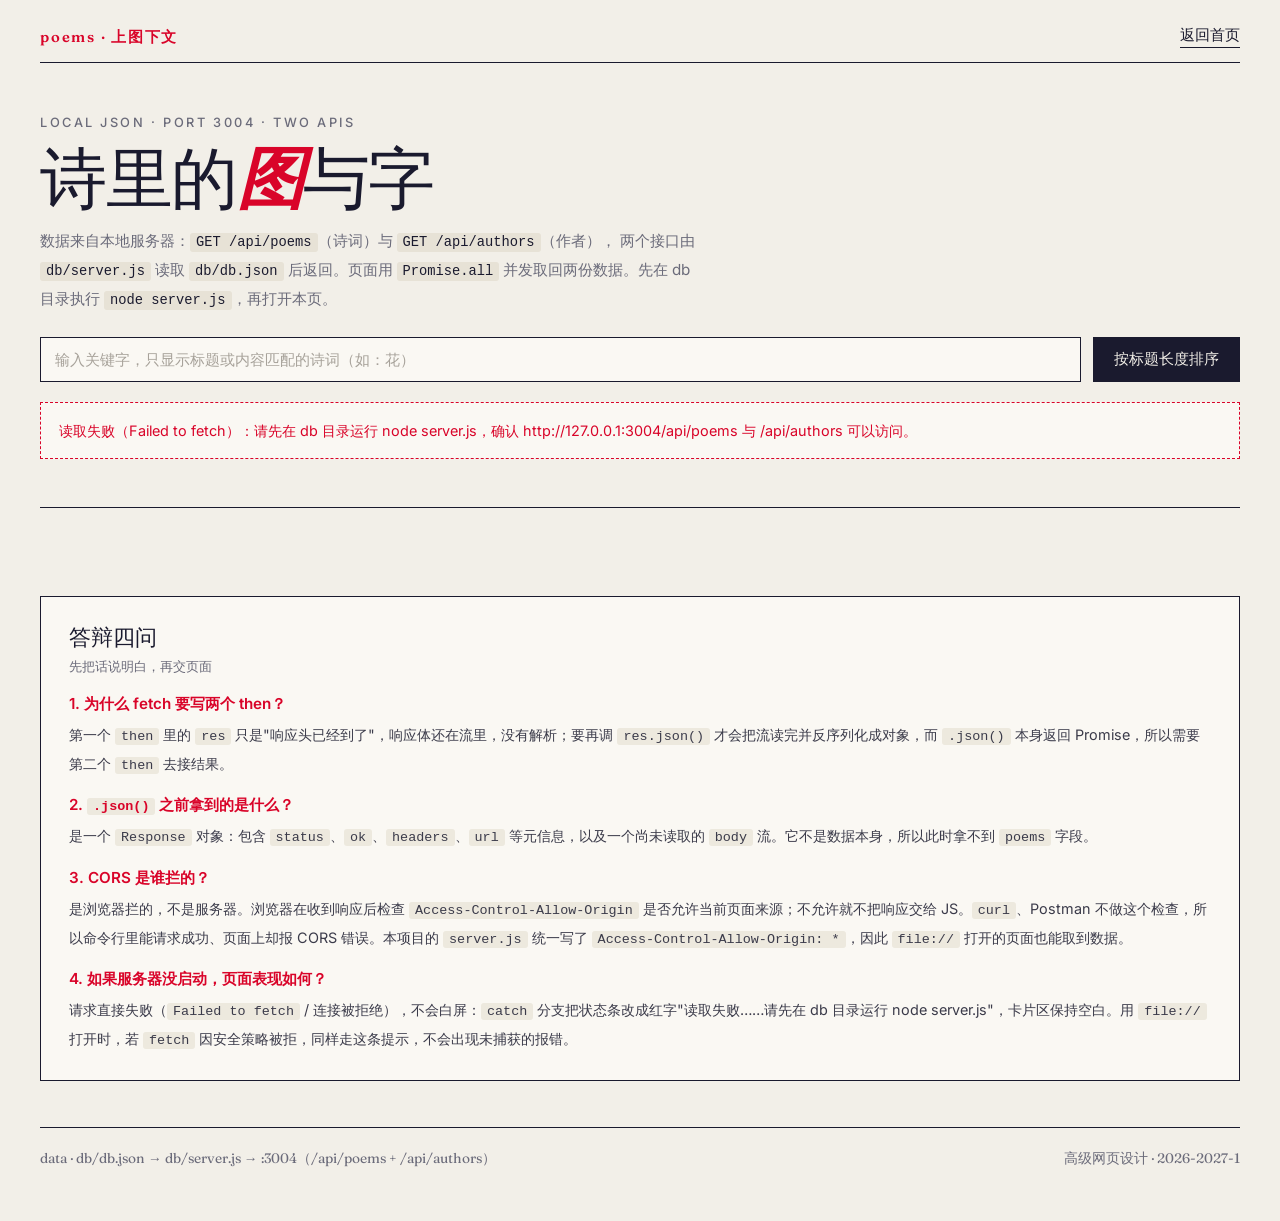
<file: poems.html>
<!DOCTYPE html>
<html lang="zh-CN">
<head>
<meta charset="UTF-8">
<meta name="viewport" content="width=device-width, initial-scale=1.0">
<title>诗词卡片 · 上图下文</title>
<!--
  作者：邵玉紫檬
  建立时间：2026-11-13
  使用大模型：DeepSeek-V4.1-Flash
  功能名称：诗词上图下文卡片页（双接口 + 搜索 + 排序，数据来自本地 3004 端口）
-->
<link rel="stylesheet" href="cdn/fonts/fonts.css">
<style>
  *, *::before, *::after { box-sizing: border-box; margin: 0; padding: 0; }
  :root {
    --SYZM_bg: #F2EFE8;
    --SYZM_text: #1A1A2E;
    --SYZM_muted: #6B6B7A;
    --SYZM_accent: #D90429;
    --SYZM_line: 1px solid #1A1A2E;
  }
  body {
    font-family: 'Inter', sans-serif;
    background: var(--SYZM_bg);
    color: var(--SYZM_text);
    padding: 0 40px 60px;
  }

  /* 顶栏 */
  .SYZM_topbar {
    display: flex; justify-content: space-between; align-items: center; gap: 16px;
    padding: 26px 0 14px; border-bottom: var(--SYZM_line);
  }
  .SYZM_topbar_mark {
    font-family: 'Fraunces', serif; font-size: .92rem; font-weight: 600;
    letter-spacing: .12em; color: var(--SYZM_accent);
  }
  .SYZM_topbar_back {
    font-family: 'Fraunces', serif; font-size: .92rem; text-decoration: none;
    color: var(--SYZM_text); border-bottom: 1px solid var(--SYZM_text); padding-bottom: 2px;
  }
  .SYZM_topbar_back:hover { color: var(--SYZM_accent); border-color: var(--SYZM_accent); }

  /* 标题区 */
  .SYZM_hero { padding: 52px 0 30px; border-bottom: var(--SYZM_line); }
  .SYZM_label {
    font-size: .8rem; letter-spacing: .2em; text-transform: uppercase;
    color: var(--SYZM_muted); font-weight: 500;
  }
  .SYZM_title {
    font-family: 'Fraunces', serif; font-weight: 300; letter-spacing: -.02em;
    font-size: clamp(2.4rem, 6vw, 4.2rem); line-height: 1; margin: 14px 0 16px;
  }
  .SYZM_title em { font-style: italic; font-weight: 600; color: var(--SYZM_accent); }
  .SYZM_desc { font-size: .95rem; color: var(--SYZM_muted); line-height: 1.9; max-width: 660px; }
  .SYZM_desc code {
    font-family: Consolas, monospace; font-size: .86rem;
    background: #E7E2D6; padding: 2px 6px; border-radius: 3px; color: var(--SYZM_text);
  }

  /* 工具栏：搜索 + 排序 */
  .SYZM_tools {
    display: flex; flex-wrap: wrap; gap: 12px; align-items: center;
    padding: 22px 0 0;
  }
  .SYZM_search { flex: 1 1 280px; }
  .SYZM_search input {
    width: 100%; padding: 12px 14px; font: inherit; font-size: .95rem;
    color: var(--SYZM_text); background: #FAF8F3; border: 1px solid #1A1A2E; border-radius: 0;
  }
  .SYZM_search input::placeholder { color: #A7A29A; }
  .SYZM_search input:focus { outline: 2px solid var(--SYZM_accent); outline-offset: 1px; }
  .SYZM_btn {
    padding: 12px 20px; font: inherit; font-size: .92rem; cursor: pointer;
    color: var(--SYZM_bg); background: var(--SYZM_text);
    border: 1px solid var(--SYZM_text); transition: background .25s, border-color .25s;
  }
  .SYZM_btn:hover { background: var(--SYZM_accent); border-color: var(--SYZM_accent); }

  .SYZM_state {
    margin: 20px 0 0; padding: 14px 18px; border: 1px dashed #1A1A2E;
    font-size: .9rem; line-height: 1.9; background: #FAF8F3;
  }
  .SYZM_state.SYZM_err { border-color: var(--SYZM_accent); color: var(--SYZM_accent); }
  .SYZM_state code {
    font-family: Consolas, monospace; background: #EDE9DE; padding: 2px 6px; border-radius: 3px;
    color: var(--SYZM_text); font-size: .85rem;
  }

  /* 作者条 */
  .SYZM_authors { display: flex; flex-wrap: wrap; gap: 10px; margin: 18px 0 0; }
  .SYZM_author {
    border: 1px solid #C9C3B4; background: #FAF8F3; padding: 7px 14px;
    font-size: .84rem; color: #3B3B4A;
  }
  .SYZM_author b {
    font-family: 'Fraunces', serif; font-size: .92rem; color: var(--SYZM_accent);
    font-weight: 600; margin-right: 6px;
  }

  /* 上图下文卡片 */
  .SYZM_grid {
    display: grid; grid-template-columns: repeat(auto-fill, minmax(280px, 1fr));
    gap: 32px; padding: 34px 0 0;
  }
  .SYZM_card {
    border: var(--SYZM_line); background: #FAF8F3;
    display: flex; flex-direction: column;
  }
  .SYZM_card_pic {
    position: relative; width: 100%; aspect-ratio: 4 / 3; overflow: hidden;
    background: #E7E2D6; border-bottom: var(--SYZM_line);
  }
  .SYZM_card_pic img {
    width: 100%; height: 100%; object-fit: cover; display: block;
    filter: saturate(.92); transition: transform .5s ease, filter .5s ease;
  }
  .SYZM_card:hover .SYZM_card_pic img { transform: scale(1.04); filter: saturate(1.05); }
  .SYZM_card_no {
    position: absolute; left: 0; top: 0; padding: 6px 12px;
    font-family: 'Fraunces', serif; font-size: .8rem; letter-spacing: .1em;
    background: var(--SYZM_text); color: var(--SYZM_bg);
  }
  .SYZM_card_body { padding: 20px 20px 24px; }
  .SYZM_card_title {
    font-family: 'Fraunces', serif; font-size: 1.32rem; font-weight: 500;
    letter-spacing: -.01em; line-height: 1.35;
  }
  .SYZM_card_author { font-size: .8rem; color: var(--SYZM_muted); margin-top: 6px; letter-spacing: .06em; }
  .SYZM_card_line { width: 34px; height: 2px; background: var(--SYZM_accent); margin: 12px 0 12px; }
  .SYZM_card_content { font-size: .92rem; color: #3B3B4A; line-height: 2; }
  .SYZM_card_content mark { background: #FFE7A3; color: inherit; padding: 0 1px; }

  .SYZM_empty {
    padding: 46px 0; text-align: center; font-size: .95rem; color: var(--SYZM_muted);
  }

  /* 答辩四问 */
  .SYZM_qa {
    margin-top: 54px; padding: 26px 28px; border: var(--SYZM_line); background: #FAF8F3;
  }
  .SYZM_qa h2 {
    font-family: 'Fraunces', serif; font-size: 1.35rem; font-weight: 500; margin-bottom: 6px;
  }
  .SYZM_qa .SYZM_qa_sub { font-size: .84rem; color: var(--SYZM_muted); margin-bottom: 18px; }
  .SYZM_qa dt {
    font-size: .95rem; font-weight: 600; margin-top: 16px; color: var(--SYZM_accent);
  }
  .SYZM_qa dd { font-size: .9rem; color: #3B3B4A; line-height: 1.95; margin-top: 6px; }
  .SYZM_qa code {
    font-family: Consolas, monospace; background: #EDE9DE; padding: 1px 6px; border-radius: 3px; font-size: .84rem;
  }

  .SYZM_footer {
    margin-top: 46px; padding-top: 22px; border-top: var(--SYZM_line);
    font-family: 'Fraunces', serif; font-size: .86rem; color: var(--SYZM_muted);
    display: flex; justify-content: space-between; gap: 12px; flex-wrap: wrap;
  }

  @media (max-width: 640px) {
    body { padding: 0 20px 44px; }
    .SYZM_hero { padding: 36px 0 24px; }
    .SYZM_grid { gap: 22px; padding-top: 26px; }
    .SYZM_qa { padding: 20px 18px; }
  }
</style>
</head>
<body>

<header class="SYZM_topbar">
  <span class="SYZM_topbar_mark">poems · 上图下文</span>
  <a class="SYZM_topbar_back" href="index.html">返回首页</a>
</header>

<section class="SYZM_hero">
  <div class="SYZM_label">Local JSON · Port 3004 · Two APIs</div>
  <h1 class="SYZM_title">诗里的<em>图</em>与字</h1>
  <p class="SYZM_desc">
    数据来自本地服务器：<code>GET /api/poems</code>（诗词）与 <code>GET /api/authors</code>（作者），
    两个接口由 <code>db/server.js</code> 读取 <code>db/db.json</code> 后返回。页面用
    <code>Promise.all</code> 并发取回两份数据。先在 db 目录执行 <code>node server.js</code>，再打开本页。
  </p>

  <div class="SYZM_tools">
    <div class="SYZM_search">
      <input type="search" id="SYZM_input" placeholder="输入关键字，只显示标题或内容匹配的诗词（如：花）" autocomplete="off">
    </div>
    <button class="SYZM_btn" id="SYZM_sortBtn" type="button">按标题长度排序</button>
  </div>

  <div class="SYZM_state" id="SYZM_state">正在从 3004 端口读取诗词与作者数据……</div>
  <div class="SYZM_authors" id="SYZM_authors"></div>
</section>

<main class="SYZM_grid" id="SYZM_grid"></main>
<div class="SYZM_empty" id="SYZM_empty" hidden>没有匹配的诗词，换个关键字试试。</div>

<section class="SYZM_qa">
  <h2>答辩四问</h2>
  <div class="SYZM_qa_sub">先把话说明白，再交页面</div>
  <dl>
    <dt>1. 为什么 fetch 要写两个 then？</dt>
    <dd>第一个 <code>then</code> 里的 <code>res</code> 只是"响应头已经到了"，响应体还在流里，没有解析；要再调 <code>res.json()</code> 才会把流读完并反序列化成对象，而 <code>.json()</code> 本身返回 Promise，所以需要第二个 <code>then</code> 去接结果。</dd>

    <dt>2. <code>.json()</code> 之前拿到的是什么？</dt>
    <dd>是一个 <code>Response</code> 对象：包含 <code>status</code>、<code>ok</code>、<code>headers</code>、<code>url</code> 等元信息，以及一个尚未读取的 <code>body</code> 流。它不是数据本身，所以此时拿不到 <code>poems</code> 字段。</dd>

    <dt>3. CORS 是谁拦的？</dt>
    <dd>是浏览器拦的，不是服务器。浏览器在收到响应后检查 <code>Access-Control-Allow-Origin</code> 是否允许当前页面来源；不允许就不把响应交给 JS。<code>curl</code>、Postman 不做这个检查，所以命令行里能请求成功、页面上却报 CORS 错误。本项目的 <code>server.js</code> 统一写了 <code>Access-Control-Allow-Origin: *</code>，因此 <code>file://</code> 打开的页面也能取到数据。</dd>

    <dt>4. 如果服务器没启动，页面表现如何？</dt>
    <dd>请求直接失败（<code>Failed to fetch</code> / 连接被拒绝），不会白屏：<code>catch</code> 分支把状态条改成红字"读取失败……请先在 db 目录运行 node server.js"，卡片区保持空白。用 <code>file://</code> 打开时，若 <code>fetch</code> 因安全策略被拒，同样走这条提示，不会出现未捕获的报错。</dd>
  </dl>
</section>

<footer class="SYZM_footer">
  <span>data · db/db.json → db/server.js → :3004（/api/poems + /api/authors）</span>
  <span>高级网页设计 · 2026-2027-1</span>
</footer>

<script>
  var SYZM_API_POEMS = 'http://127.0.0.1:3004/api/poems';
  var SYZM_API_AUTHORS = 'http://127.0.0.1:3004/api/authors';

  var SYZM_poems = [];      // 接口返回的原始诗词数组
  var SYZM_keyword = '';    // 当前搜索关键字
  var SYZM_sortByLen = false; // 是否按标题长度升序排列

  // 更新状态提示的文案与样式
  function SYZM_setState(text, isError) {
    var el = document.getElementById('SYZM_state');
    el.textContent = text;
    el.className = 'SYZM_state' + (isError ? ' SYZM_err' : '');
  }

  // 按关键字与排序开关计算当前要展示的诗词列表
  function SYZM_filterList() {
    var list = SYZM_poems.slice();
    var key = SYZM_keyword.trim();

    if (key) {
      list = list.filter(function (item) {
        var title = String(item.title || '');
        var content = String(item.content || '');
        return title.indexOf(key) > -1 || content.indexOf(key) > -1;
      });
    }
    if (SYZM_sortByLen) {
      list.sort(function (a, b) {
        return String(a.title || '').length - String(b.title || '').length;
      });
    }
    return list;
  }

  // 把文本写入元素，并把命中的关键字包成 mark 高亮
  function SYZM_fillHighlight(el, text) {
    var str = (text === undefined || text === null) ? '' : String(text);
    var key = SYZM_keyword.trim();
    el.textContent = '';

    if (!key) {
      el.textContent = str;
      return;
    }
    var index = str.indexOf(key);
    if (index < 0) {
      el.textContent = str;
      return;
    }
    el.appendChild(document.createTextNode(str.slice(0, index)));
    var mark = document.createElement('mark');
    mark.textContent = key;
    el.appendChild(mark);
    el.appendChild(document.createTextNode(str.slice(index + key.length)));
  }

  // 渲染作者条：姓名 + 朝代
  function SYZM_renderAuthors(authors) {
    var box = document.getElementById('SYZM_authors');
    box.innerHTML = '';
    authors.forEach(function (author) {
      var span = document.createElement('span');
      span.className = 'SYZM_author';
      var name = document.createElement('b');
      name.textContent = author.name || '';
      span.appendChild(name);
      span.appendChild(document.createTextNode((author.dynasty || '') + ' · ' + (author.works || []).join(' / ')));
      span.title = author.intro || '';
      box.appendChild(span);
    });
  }

  // 渲染上图下文卡片列表，并同步空结果提示与数量
  function SYZM_render() {
    var list = SYZM_filterList();
    var grid = document.getElementById('SYZM_grid');
    var empty = document.getElementById('SYZM_empty');
    grid.innerHTML = '';

    list.forEach(function (item, index) {
      var card = document.createElement('article');
      card.className = 'SYZM_card';

      var picBox = document.createElement('div');
      picBox.className = 'SYZM_card_pic';

      var img = document.createElement('img');
      img.src = item.pic || item.image || '';
      img.alt = item.title || '诗词配图';
      img.loading = 'lazy';

      var no = document.createElement('span');
      no.className = 'SYZM_card_no';
      no.textContent = 'NO.' + ('0' + (index + 1)).slice(-2);

      picBox.appendChild(img);
      picBox.appendChild(no);

      var body = document.createElement('div');
      body.className = 'SYZM_card_body';

      var title = document.createElement('h2');
      title.className = 'SYZM_card_title';
      SYZM_fillHighlight(title, item.title);

      var author = document.createElement('div');
      author.className = 'SYZM_card_author';
      author.textContent = [item.dynasty, item.author].filter(Boolean).join(' · ');

      var line = document.createElement('div');
      line.className = 'SYZM_card_line';

      var content = document.createElement('p');
      content.className = 'SYZM_card_content';
      SYZM_fillHighlight(content, item.content);

      body.appendChild(title);
      body.appendChild(author);
      body.appendChild(line);
      body.appendChild(content);

      card.appendChild(picBox);
      card.appendChild(body);
      grid.appendChild(card);
    });

    empty.hidden = list.length > 0;
    SYZM_setState('当前显示 ' + list.length + ' / ' + SYZM_poems.length + ' 首 · 数据来源 http://127.0.0.1:3004/api/poems + /api/authors' + (SYZM_sortByLen ? ' · 已按标题长度升序' : ''));
  }

  // 并发请求诗词与作者两个接口，成功后渲染，失败时给出启动提示
  function SYZM_load() {
    Promise.all([
      fetch(SYZM_API_POEMS, { cache: 'no-store' }),
      fetch(SYZM_API_AUTHORS, { cache: 'no-store' })
    ])
      .then(function (resList) {
        resList.forEach(function (res) {
          if (!res.ok) throw new Error('HTTP ' + res.status + ' ' + res.url);
        });
        return Promise.all([resList[0].json(), resList[1].json()]);
      })
      .then(function (data) {
        SYZM_poems = Array.isArray(data[0]) ? data[0] : (data[0].poems || []);
        SYZM_renderAuthors(Array.isArray(data[1]) ? data[1] : (data[1].authors || []));

        if (!SYZM_poems.length) {
          SYZM_setState('接口返回了 0 条诗词，请检查 db/db.json 里的 poems 数组。', true);
          return;
        }
        SYZM_render();
      })
      .catch(function (err) {
        SYZM_setState('读取失败（' + err.message + '）：请先在 db 目录运行 node server.js，确认 http://127.0.0.1:3004/api/poems 与 /api/authors 可以访问。', true);
      });
  }

  // 绑定搜索框与排序按钮：输入即筛选，点击切换排序方向
  document.getElementById('SYZM_input').addEventListener('input', function (e) {
    SYZM_keyword = e.target.value;
    SYZM_render();
  });

  document.getElementById('SYZM_sortBtn').addEventListener('click', function (e) {
    SYZM_sortByLen = !SYZM_sortByLen;
    e.target.textContent = SYZM_sortByLen ? '恢复默认顺序' : '按标题长度排序';
    SYZM_render();
  });

  SYZM_load();
</script>

</body>
</html>
</file>
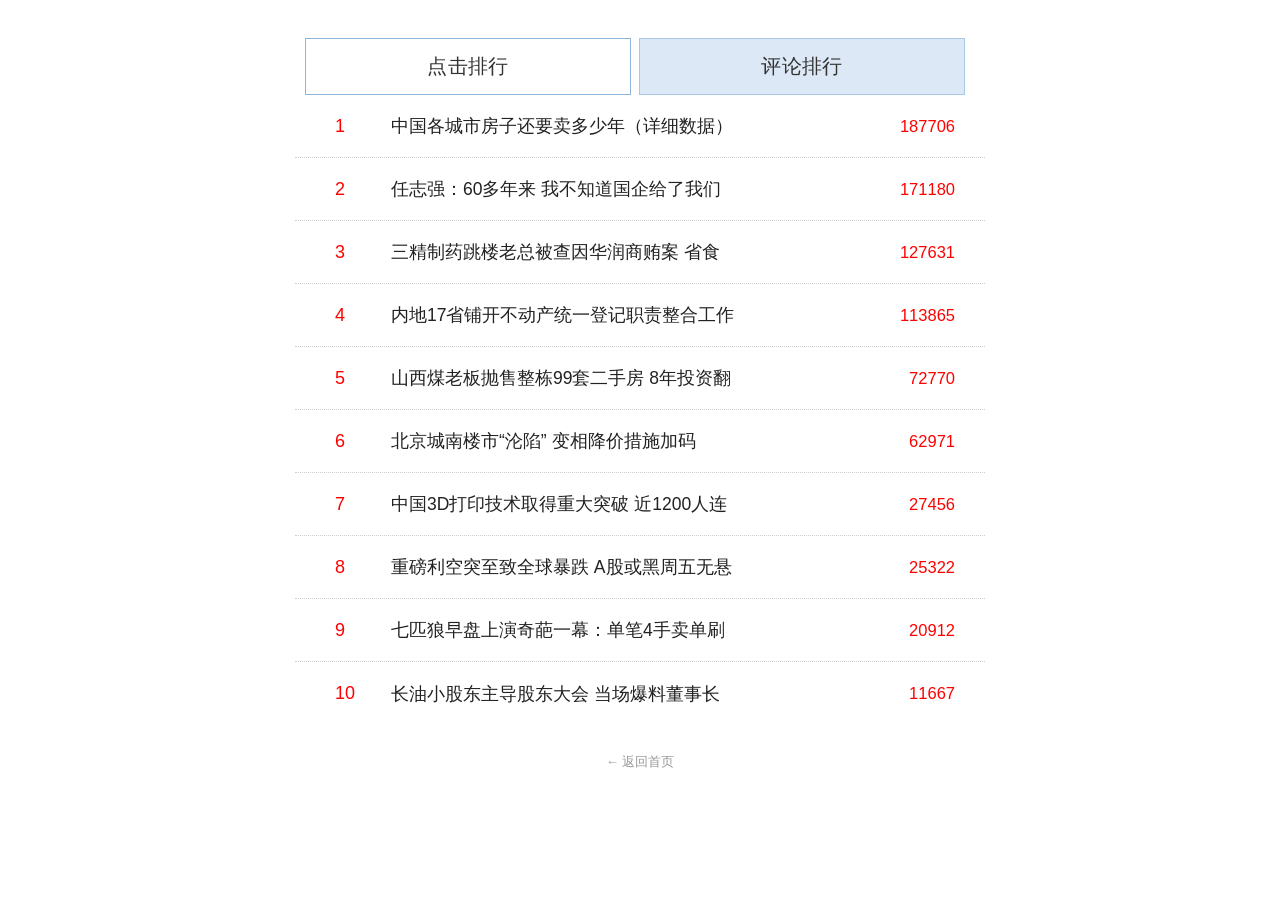
<file: rank-tabs.html>
<!--
  SYZM 新闻排行选项卡（点击排行 / 评论排行）一比一还原设计稿
  作者：邵玉紫檬
  建立时间：2026-11-04
  使用大模型：DeepSeek-V4.1-Flash
  功能名称：新闻排行榜单页
-->
<!DOCTYPE html>
<html lang="zh-CN">
<head>
<meta charset="UTF-8">
<meta name="viewport" content="width=device-width, initial-scale=1.0">
<title>新闻排行 · 点击排行 / 评论排行</title>
<style>
  /* SYZM：全局重置与配色变量 */
  *, *::before, *::after { box-sizing: border-box; margin: 0; padding: 0; }
  :root {
    --SYZM_red: #ff0000;
    --SYZM_text: #222222;
    --SYZM_tab_text: #333333;
    --SYZM_tab_bg: #dce8f5;
    --SYZM_tab_border: #a9c8e4;
    --SYZM_tab_border_on: #8fb6da;
    --SYZM_dash: #cfcfcf;
  }
  html, body {
    background: #ffffff;
    font-family: "Microsoft YaHei", "PingFang SC", "Hiragino Sans GB", sans-serif;
    color: var(--SYZM_text);
  }

  /* SYZM：榜单外层容器，固定宽度与设计稿一致 */
  .SYZM_rank {
    width: 690px;
    max-width: 100%;
    margin: 38px auto 20px;
  }

  /* SYZM：选项卡条——两个等宽选项卡，间距 8px */
  .SYZM_tabs {
    display: flex;
    gap: 8px;
    margin: 0 20px 0 10px;
  }
  .SYZM_tab {
    flex: 1 1 0;
    height: 57px;
    display: flex;
    align-items: center;
    justify-content: center;
    font-family: inherit;
    font-size: 20px;
    letter-spacing: 0.02em;
    color: var(--SYZM_tab_text);
    background: var(--SYZM_tab_bg);
    border: 1px solid var(--SYZM_tab_border);
    cursor: pointer;
    transition: background 0.18s ease;
  }
  /* SYZM：选中态——白底 + 略深蓝边框 */
  .SYZM_tab.SYZM_on {
    background: #ffffff;
    border-color: var(--SYZM_tab_border_on);
  }
  .SYZM_tab:focus-visible {
    outline: 2px solid var(--SYZM_tab_border_on);
    outline-offset: -4px;
  }

  /* SYZM：榜单列表 */
  .SYZM_panel {
    list-style: none;
  }
  .SYZM_panel[hidden] { display: none; }

  /* SYZM：单条榜单行——排名、标题、热度数 */
  .SYZM_item {
    display: flex;
    align-items: center;
    height: 63px;
    padding-left: 40px;
    border-bottom: 1px dotted var(--SYZM_dash);
  }
  .SYZM_item:last-child { border-bottom: 0; }

  /* SYZM：排名数字 */
  .SYZM_no {
    flex: 0 0 56px;
    font-size: 18px;
    color: var(--SYZM_red);
    font-weight: 400;
  }

  /* SYZM：标题，超出宽度时直接裁切（与设计稿一致，不加省略号） */
  .SYZM_title {
    flex: 1 1 auto;
    min-width: 0;
    white-space: nowrap;
    overflow: hidden;
    font-size: 17.5px;
    color: var(--SYZM_text);
  }

  /* SYZM：右侧热度数字 */
  .SYZM_count {
    flex: 0 0 104px;
    padding-right: 30px;
    text-align: right;
    font-size: 16.5px;
    color: var(--SYZM_red);
  }

  /* SYZM：页脚返回入口 */
  .SYZM_footer {
    padding: 8px 0 40px;
    text-align: center;
    font-size: 13px;
  }
  .SYZM_footer a {
    color: #999999;
    text-decoration: none;
  }
  .SYZM_footer a:hover { color: var(--SYZM_red); }

  /* SYZM：窄屏适配，避免固定宽度溢出 */
  @media (max-width: 720px) {
    .SYZM_rank { width: 100%; padding: 0 12px; }
    .SYZM_item { padding-left: 12px; }
    .SYZM_count { flex-basis: 88px; padding-right: 12px; }
    .SYZM_tab { font-size: 17px; height: 50px; }
  }
</style>
</head>
<body>

<!-- SYZM：榜单主体，data-syzm-rank 标记分组，同一页面可复制多份 -->
<div class="SYZM_rank" data-syzm-rank>
  <div class="SYZM_tabs" role="tablist" aria-label="新闻排行">
    <!-- SYZM：点击排行（默认选中） -->
    <button class="SYZM_tab SYZM_on" type="button" role="tab"
            data-syzm-tab="click" aria-selected="true" aria-controls="SYZM_panel_click">点击排行</button>
    <!-- SYZM：评论排行 -->
    <button class="SYZM_tab" type="button" role="tab"
            data-syzm-tab="comment" aria-selected="false" aria-controls="SYZM_panel_comment" tabindex="-1">评论排行</button>
  </div>

  <!-- SYZM：点击排行面板 -->
  <ol class="SYZM_panel SYZM_on" id="SYZM_panel_click" data-syzm-panel="click" role="tabpanel">
    <li class="SYZM_item"><span class="SYZM_no">1</span><span class="SYZM_title">中国各城市房子还要卖多少年（详细数据）</span><span class="SYZM_count">187706</span></li>
    <li class="SYZM_item"><span class="SYZM_no">2</span><span class="SYZM_title">任志强：60多年来 我不知道国企给了我们</span><span class="SYZM_count">171180</span></li>
    <li class="SYZM_item"><span class="SYZM_no">3</span><span class="SYZM_title">三精制药跳楼老总被查因华润商贿案 省食</span><span class="SYZM_count">127631</span></li>
    <li class="SYZM_item"><span class="SYZM_no">4</span><span class="SYZM_title">内地17省铺开不动产统一登记职责整合工作</span><span class="SYZM_count">113865</span></li>
    <li class="SYZM_item"><span class="SYZM_no">5</span><span class="SYZM_title">山西煤老板抛售整栋99套二手房 8年投资翻</span><span class="SYZM_count">72770</span></li>
    <li class="SYZM_item"><span class="SYZM_no">6</span><span class="SYZM_title">北京城南楼市“沦陷” 变相降价措施加码</span><span class="SYZM_count">62971</span></li>
    <li class="SYZM_item"><span class="SYZM_no">7</span><span class="SYZM_title">中国3D打印技术取得重大突破 近1200人连</span><span class="SYZM_count">27456</span></li>
    <li class="SYZM_item"><span class="SYZM_no">8</span><span class="SYZM_title">重磅利空突至致全球暴跌 A股或黑周五无悬</span><span class="SYZM_count">25322</span></li>
    <li class="SYZM_item"><span class="SYZM_no">9</span><span class="SYZM_title">七匹狼早盘上演奇葩一幕：单笔4手卖单刷</span><span class="SYZM_count">20912</span></li>
    <li class="SYZM_item"><span class="SYZM_no">10</span><span class="SYZM_title">长油小股东主导股东大会 当场爆料董事长</span><span class="SYZM_count">11667</span></li>
  </ol>

  <!-- SYZM：评论排行面板（默认隐藏） -->
  <ol class="SYZM_panel" id="SYZM_panel_comment" data-syzm-panel="comment" role="tabpanel" hidden>
    <li class="SYZM_item"><span class="SYZM_no">1</span><span class="SYZM_title">任志强：60多年来 我不知道国企给了我们</span><span class="SYZM_count">98642</span></li>
    <li class="SYZM_item"><span class="SYZM_no">2</span><span class="SYZM_title">北京城南楼市“沦陷” 变相降价措施加码</span><span class="SYZM_count">87315</span></li>
    <li class="SYZM_item"><span class="SYZM_no">3</span><span class="SYZM_title">中国各城市房子还要卖多少年（详细数据）</span><span class="SYZM_count">79560</span></li>
    <li class="SYZM_item"><span class="SYZM_no">4</span><span class="SYZM_title">重磅利空突至致全球暴跌 A股或黑周五无悬</span><span class="SYZM_count">64318</span></li>
    <li class="SYZM_item"><span class="SYZM_no">5</span><span class="SYZM_title">内地17省铺开不动产统一登记职责整合工作</span><span class="SYZM_count">52174</span></li>
    <li class="SYZM_item"><span class="SYZM_no">6</span><span class="SYZM_title">山西煤老板抛售整栋99套二手房 8年投资翻</span><span class="SYZM_count">43029</span></li>
    <li class="SYZM_item"><span class="SYZM_no">7</span><span class="SYZM_title">七匹狼早盘上演奇葩一幕：单笔4手卖单刷</span><span class="SYZM_count">32816</span></li>
    <li class="SYZM_item"><span class="SYZM_no">8</span><span class="SYZM_title">三精制药跳楼老总被查因华润商贿案 省食</span><span class="SYZM_count">25073</span></li>
    <li class="SYZM_item"><span class="SYZM_no">9</span><span class="SYZM_title">中国3D打印技术取得重大突破 近1200人连</span><span class="SYZM_count">18425</span></li>
    <li class="SYZM_item"><span class="SYZM_no">10</span><span class="SYZM_title">长油小股东主导股东大会 当场爆料董事长</span><span class="SYZM_count">9681</span></li>
  </ol>
</div>

<!-- SYZM：返回首页入口 -->
<div class="SYZM_footer"><a href="index.html">← 返回首页</a></div>

<script src="js/SYZM_rank_tabs.js" defer></script>
</body>
</html>
</file>
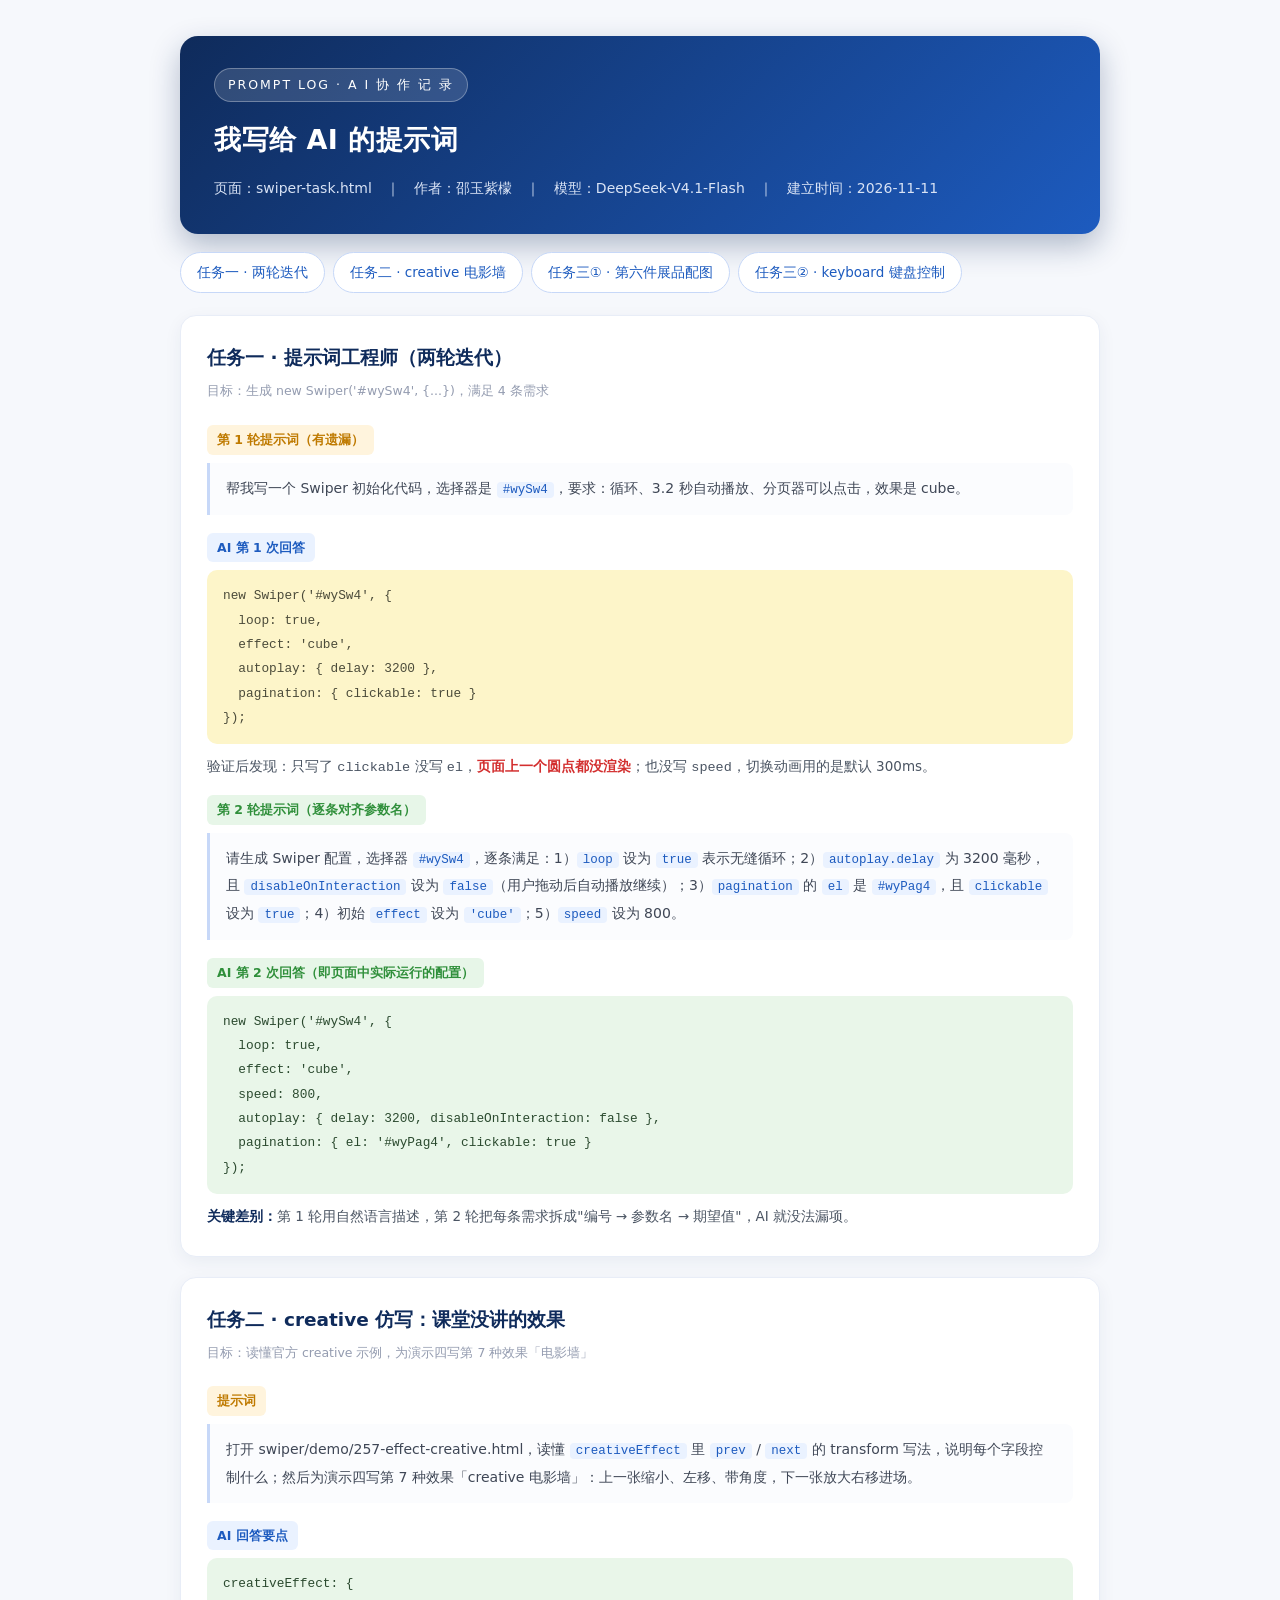
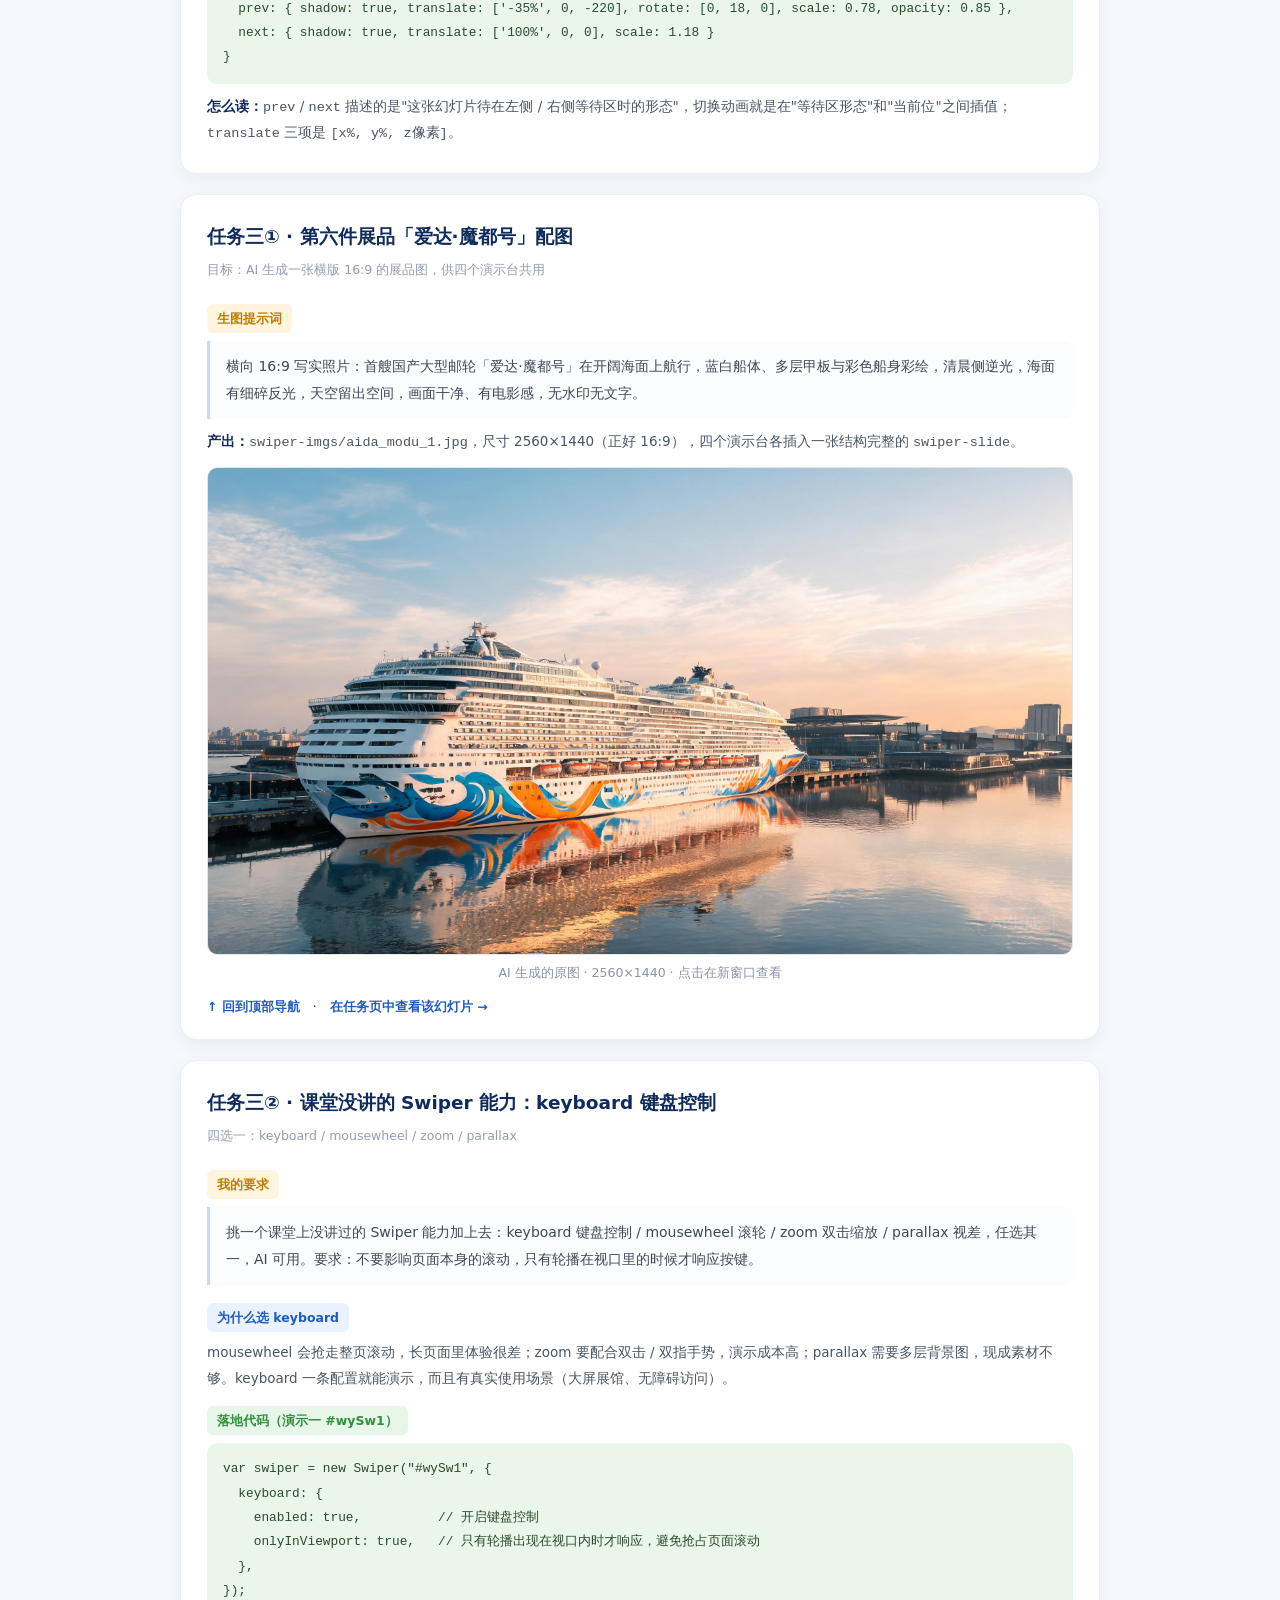
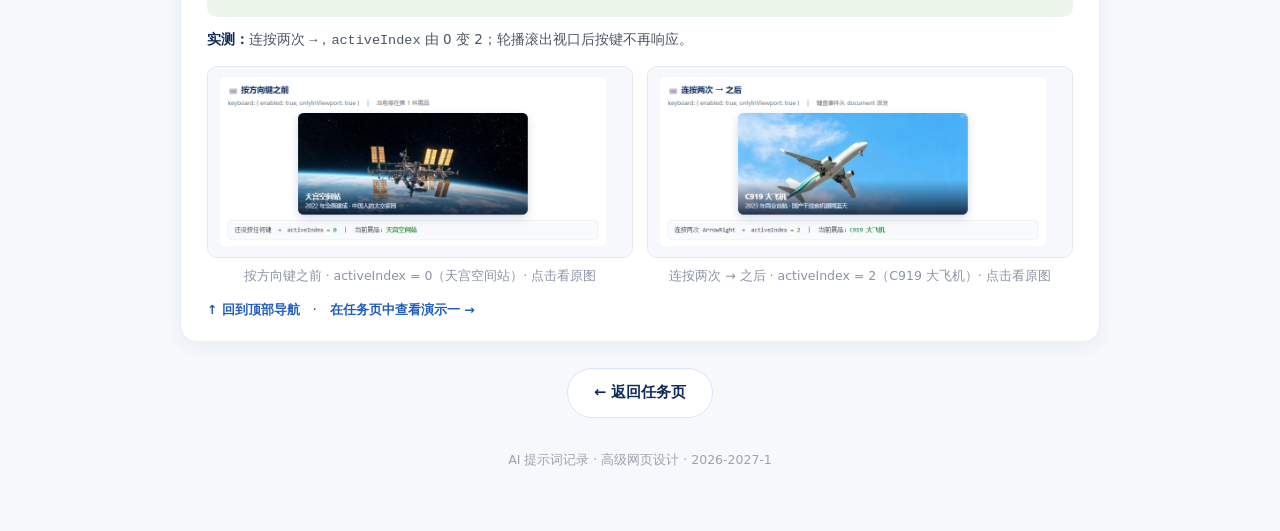
<file: swiper-prompts.html>
<!DOCTYPE html>
<html lang="zh-CN">
<head>
<meta charset="UTF-8">
<meta name="viewport" content="width=device-width, initial-scale=1.0">
<title>AI 提示词记录 · Swiper 课堂任务</title>
<!--
  作者：邵玉紫檬
  建立时间：2026-11-11
  使用大模型：DeepSeek-V4.1-Flash
  功能名称：Swiper 课堂任务的 AI 提示词记录页
-->
<style>
  * { margin: 0; padding: 0; box-sizing: border-box; }
  html { scroll-behavior: smooth; }
  body {
    font-family: "Microsoft YaHei", "PingFang SC", system-ui, sans-serif;
    background: #f6f8fc; color: #1f2937; line-height: 1.9;
  }
  .SYZM_wrap { max-width: 960px; margin: 0 auto; padding: 36px 20px 70px; }

  .SYZM_head {
    background: linear-gradient(135deg, #0f2b5b, #1d5bbf);
    border-radius: 18px; padding: 32px 34px; color: #fff;
    box-shadow: 0 12px 30px rgba(15, 43, 91, .3);
  }
  .SYZM_badge {
    display: inline-block; padding: 4px 13px; border-radius: 999px;
    background: rgba(255, 255, 255, .14); border: 1px solid rgba(255, 255, 255, .3);
    font-size: 12.5px; letter-spacing: 2px; margin-bottom: 12px;
  }
  .SYZM_head h1 { font-size: 27px; letter-spacing: .5px; }
  .SYZM_head p { margin-top: 10px; font-size: 14px; color: #d9e3f5; }

  .SYZM_nav { display: flex; flex-wrap: wrap; gap: 8px; margin: 18px 0 22px; }
  .SYZM_nav a {
    text-decoration: none; font-size: 13.5px; color: #1d5bbf; background: #fff;
    border: 1px solid #c7d8f8; border-radius: 999px; padding: 7px 16px; transition: all .2s;
  }
  .SYZM_nav a:hover { background: #1d5bbf; color: #fff; border-color: transparent; }

  .SYZM_card {
    background: #fff; border: 1px solid #e8edf7; border-radius: 16px;
    padding: 24px 26px 20px; margin-bottom: 20px; box-shadow: 0 5px 18px rgba(15, 43, 91, .06);
  }
  .SYZM_card h2 { font-size: 18.5px; color: #0f2b5b; margin-bottom: 4px; }
  .SYZM_card .SYZM_sub { font-size: 12.5px; color: #949cb0; margin-bottom: 14px; }

  .SYZM_label {
    display: inline-block; font-size: 12.5px; font-weight: 700; color: #bf7a00;
    background: #fff4dd; border-radius: 6px; padding: 3px 10px; margin: 8px 0 8px;
  }
  .SYZM_label.SYZM_ok { color: #2f8f3a; background: #e7f6e8; }
  .SYZM_label.SYZM_info { color: #1d5bbf; background: #eaf2ff; }

  .SYZM_quote {
    font-size: 14px; color: #3f4756; background: #fbfcfe; border-left: 3px solid #c7d8f8;
    border-radius: 0 8px 8px 0; padding: 12px 16px; margin-bottom: 10px;
  }
  .SYZM_quote code { background: #eaf2ff; color: #1d5bbf; padding: 1px 6px; border-radius: 4px; font-family: Consolas, monospace; font-size: 12.5px; }

  pre.SYZM_code {
    background: #fdf5c9; color: #4b4b3a; border-radius: 10px; padding: 14px 16px;
    font-family: Consolas, "Courier New", monospace; font-size: 12.8px; line-height: 1.9;
    white-space: pre; overflow-x: auto; margin-bottom: 10px;
  }
  pre.SYZM_code.SYZM_good { background: #e9f6e9; color: #2b4a2f; }

  .SYZM_note { font-size: 13.5px; color: #4b5563; margin-bottom: 6px; }
  .SYZM_note b { color: #0f2b5b; }
  .SYZM_note em { color: #d32f2f; font-style: normal; font-weight: 700; }

  /* 成果截图：点图可在新窗口打开原图 */
  .SYZM_shots { display: grid; grid-template-columns: repeat(auto-fit, minmax(240px, 1fr)); gap: 14px; margin-top: 12px; }
  .SYZM_shot a { display: block; }
  .SYZM_shot img {
    width: 100%; display: block; border: 1px solid #e5e7eb; border-radius: 10px;
    transition: transform .2s, box-shadow .2s;
  }
  .SYZM_shot a:hover img { transform: translateY(-2px); box-shadow: 0 8px 18px rgba(15, 43, 91, .16); }
  .SYZM_shot figcaption { font-size: 12.5px; color: #8b93a7; margin-top: 6px; text-align: center; }
  .SYZM_jump { font-size: 12.5px; margin-top: 10px; }
  .SYZM_jump a { color: #1d5bbf; text-decoration: none; font-weight: 700; }
  .SYZM_jump a:hover { text-decoration: underline; }

  .SYZM_back { text-align: center; margin-top: 26px; }
  .SYZM_back a {
    display: inline-block; text-decoration: none; color: #0f2b5b; font-size: 14.5px;
    font-weight: bold; background: #fff; border: 1px solid #dbe4ff; border-radius: 999px;
    padding: 10px 26px; transition: transform .2s, box-shadow .2s;
  }
  .SYZM_back a:hover { transform: translateY(-2px); box-shadow: 0 8px 18px rgba(15, 43, 91, .15); }

  .SYZM_foot { text-align: center; margin-top: 30px; color: #9ca3af; font-size: 12.5px; }

  @media (max-width: 620px) {
    .SYZM_head { padding: 24px 20px; }
    .SYZM_card { padding: 18px 16px; }
    .SYZM_head h1 { font-size: 22px; }
  }
</style>
</head>
<body>
<div class="SYZM_wrap">

  <header class="SYZM_head">
    <span class="SYZM_badge">PROMPT LOG · A I  协 作 记 录</span>
    <h1>我写给 AI 的提示词</h1>
    <p>页面：swiper-task.html　｜　作者：邵玉紫檬　｜　模型：DeepSeek-V4.1-Flash　｜　建立时间：2026-11-11</p>
  </header>

  <nav class="SYZM_nav" id="SYZM_nav">
    <a href="#SYZM_t1">任务一 · 两轮迭代</a>
    <a href="#SYZM_t2">任务二 · creative 电影墙</a>
    <a href="#SYZM_t3a">任务三① · 第六件展品配图</a>
    <a href="#SYZM_t3b">任务三② · keyboard 键盘控制</a>
  </nav>

  <!-- 任务一 · 两轮迭代 -->
  <section class="SYZM_card" id="SYZM_t1">
    <h2>任务一 · 提示词工程师（两轮迭代）</h2>
    <div class="SYZM_sub">目标：生成 new Swiper('#wySw4', {...})，满足 4 条需求</div>

    <span class="SYZM_label">第 1 轮提示词（有遗漏）</span>
    <div class="SYZM_quote">帮我写一个 Swiper 初始化代码，选择器是 <code>#wySw4</code>，要求：循环、3.2 秒自动播放、分页器可以点击，效果是 cube。</div>
    <span class="SYZM_label SYZM_info">AI 第 1 次回答</span>
<pre class="SYZM_code">new Swiper('#wySw4', {
  loop: true,
  effect: 'cube',
  autoplay: { delay: 3200 },
  pagination: { clickable: true }
});</pre>
    <p class="SYZM_note">验证后发现：只写了 <code>clickable</code> 没写 <code>el</code>，<em>页面上一个圆点都没渲染</em>；也没写 <code>speed</code>，切换动画用的是默认 300ms。</p>

    <span class="SYZM_label SYZM_ok">第 2 轮提示词（逐条对齐参数名）</span>
    <div class="SYZM_quote">请生成 Swiper 配置，选择器 <code>#wySw4</code>，逐条满足：1）<code>loop</code> 设为 <code>true</code> 表示无缝循环；2）<code>autoplay.delay</code> 为 3200 毫秒，且 <code>disableOnInteraction</code> 设为 <code>false</code>（用户拖动后自动播放继续）；3）<code>pagination</code> 的 <code>el</code> 是 <code>#wyPag4</code>，且 <code>clickable</code> 设为 <code>true</code>；4）初始 <code>effect</code> 设为 <code>'cube'</code>；5）<code>speed</code> 设为 800。</div>
    <span class="SYZM_label SYZM_ok">AI 第 2 次回答（即页面中实际运行的配置）</span>
<pre class="SYZM_code SYZM_good">new Swiper('#wySw4', {
  loop: true,
  effect: 'cube',
  speed: 800,
  autoplay: { delay: 3200, disableOnInteraction: false },
  pagination: { el: '#wyPag4', clickable: true }
});</pre>
    <p class="SYZM_note"><b>关键差别：</b>第 1 轮用自然语言描述，第 2 轮把每条需求拆成"编号 → 参数名 → 期望值"，AI 就没法漏项。</p>
  </section>

  <!-- 任务二 · creative -->
  <section class="SYZM_card" id="SYZM_t2">
    <h2>任务二 · creative 仿写：课堂没讲的效果</h2>
    <div class="SYZM_sub">目标：读懂官方 creative 示例，为演示四写第 7 种效果「电影墙」</div>

    <span class="SYZM_label">提示词</span>
    <div class="SYZM_quote">打开 swiper/demo/257-effect-creative.html，读懂 <code>creativeEffect</code> 里 <code>prev</code> / <code>next</code> 的 transform 写法，说明每个字段控制什么；然后为演示四写第 7 种效果「creative 电影墙」：上一张缩小、左移、带角度，下一张放大右移进场。</div>

    <span class="SYZM_label SYZM_info">AI 回答要点</span>
<pre class="SYZM_code SYZM_good">creativeEffect: {
  prev: { shadow: true, translate: ['-35%', 0, -220], rotate: [0, 18, 0], scale: 0.78, opacity: 0.85 },
  next: { shadow: true, translate: ['100%', 0, 0], scale: 1.18 }
}</pre>
    <p class="SYZM_note"><b>怎么读：</b><code>prev</code> / <code>next</code> 描述的是"这张幻灯片待在左侧 / 右侧等待区时的形态"，切换动画就是在"等待区形态"和"当前位"之间插值；<code>translate</code> 三项是 <code>[x%, y%, z像素]</code>。</p>
  </section>

  <!-- 任务三① 生图 -->
  <section class="SYZM_card" id="SYZM_t3a">
    <h2>任务三① · 第六件展品「爱达·魔都号」配图</h2>
    <div class="SYZM_sub">目标：AI 生成一张横版 16:9 的展品图，供四个演示台共用</div>

    <span class="SYZM_label">生图提示词</span>
    <div class="SYZM_quote">横向 16:9 写实照片：首艘国产大型邮轮「爱达·魔都号」在开阔海面上航行，蓝白船体、多层甲板与彩色船身彩绘，清晨侧逆光，海面有细碎反光，天空留出空间，画面干净、有电影感，无水印无文字。</div>
    <p class="SYZM_note"><b>产出：</b><code>swiper-imgs/aida_modu_1.jpg</code>，尺寸 2560×1440（正好 16:9），四个演示台各插入一张结构完整的 <code>swiper-slide</code>。</p>

    <div class="SYZM_shots">
      <figure class="SYZM_shot">
        <a href="swiper-imgs/aida_modu_1.jpg" target="_blank" rel="noopener">
          <img src="swiper-imgs/aida_modu_1.jpg" alt="AI 生成的爱达·魔都号 16:9 展品图">
        </a>
        <figcaption>AI 生成的原图 · 2560×1440 · 点击在新窗口查看</figcaption>
      </figure>
    </div>
    <div class="SYZM_jump"><a href="#SYZM_nav">↑ 回到顶部导航</a>　·　<a href="swiper-task.html" target="_blank" rel="noopener">在任务页中查看该幻灯片 →</a></div>
  </section>

  <!-- 任务三② keyboard -->
  <section class="SYZM_card" id="SYZM_t3b">
    <h2>任务三② · 课堂没讲的 Swiper 能力：keyboard 键盘控制</h2>
    <div class="SYZM_sub">四选一：keyboard / mousewheel / zoom / parallax</div>

    <span class="SYZM_label">我的要求</span>
    <div class="SYZM_quote">挑一个课堂上没讲过的 Swiper 能力加上去：keyboard 键盘控制 / mousewheel 滚轮 / zoom 双击缩放 / parallax 视差，任选其一，AI 可用。要求：不要影响页面本身的滚动，只有轮播在视口里的时候才响应按键。</div>

    <span class="SYZM_label SYZM_info">为什么选 keyboard</span>
    <p class="SYZM_note">mousewheel 会抢走整页滚动，长页面里体验很差；zoom 要配合双击 / 双指手势，演示成本高；parallax 需要多层背景图，现成素材不够。keyboard 一条配置就能演示，而且有真实使用场景（大屏展馆、无障碍访问）。</p>

    <span class="SYZM_label SYZM_ok">落地代码（演示一 #wySw1）</span>
<pre class="SYZM_code SYZM_good">var swiper = new Swiper("#wySw1", {
  keyboard: {
    enabled: true,          // 开启键盘控制
    onlyInViewport: true,   // 只有轮播出现在视口内时才响应，避免抢占页面滚动
  },
});</pre>
    <p class="SYZM_note"><b>实测：</b>连按两次 <code>→</code>，<code>activeIndex</code> 由 0 变 2；轮播滚出视口后按键不再响应。</p>

    <div class="SYZM_shots">
      <figure class="SYZM_shot">
        <a href="swiper-shots/07-键盘操作前.png" target="_blank" rel="noopener">
          <img src="swiper-shots/07-键盘操作前.png" alt="按方向键之前，activeIndex = 0">
        </a>
        <figcaption>按方向键之前 · activeIndex = 0（天宫空间站）· 点击看原图</figcaption>
      </figure>
      <figure class="SYZM_shot">
        <a href="swiper-shots/08-键盘操作后.png" target="_blank" rel="noopener">
          <img src="swiper-shots/08-键盘操作后.png" alt="连按两次右方向键之后，activeIndex = 2">
        </a>
        <figcaption>连按两次 → 之后 · activeIndex = 2（C919 大飞机）· 点击看原图</figcaption>
      </figure>
    </div>
    <div class="SYZM_jump"><a href="#SYZM_nav">↑ 回到顶部导航</a>　·　<a href="swiper-task.html" target="_blank" rel="noopener">在任务页中查看演示一 →</a></div>
  </section>

  <div class="SYZM_back"><a href="swiper-task.html">← 返回任务页</a></div>
  <div class="SYZM_foot">AI 提示词记录 · 高级网页设计 · 2026-2027-1</div>
</div>
</body>
</html>
</file>
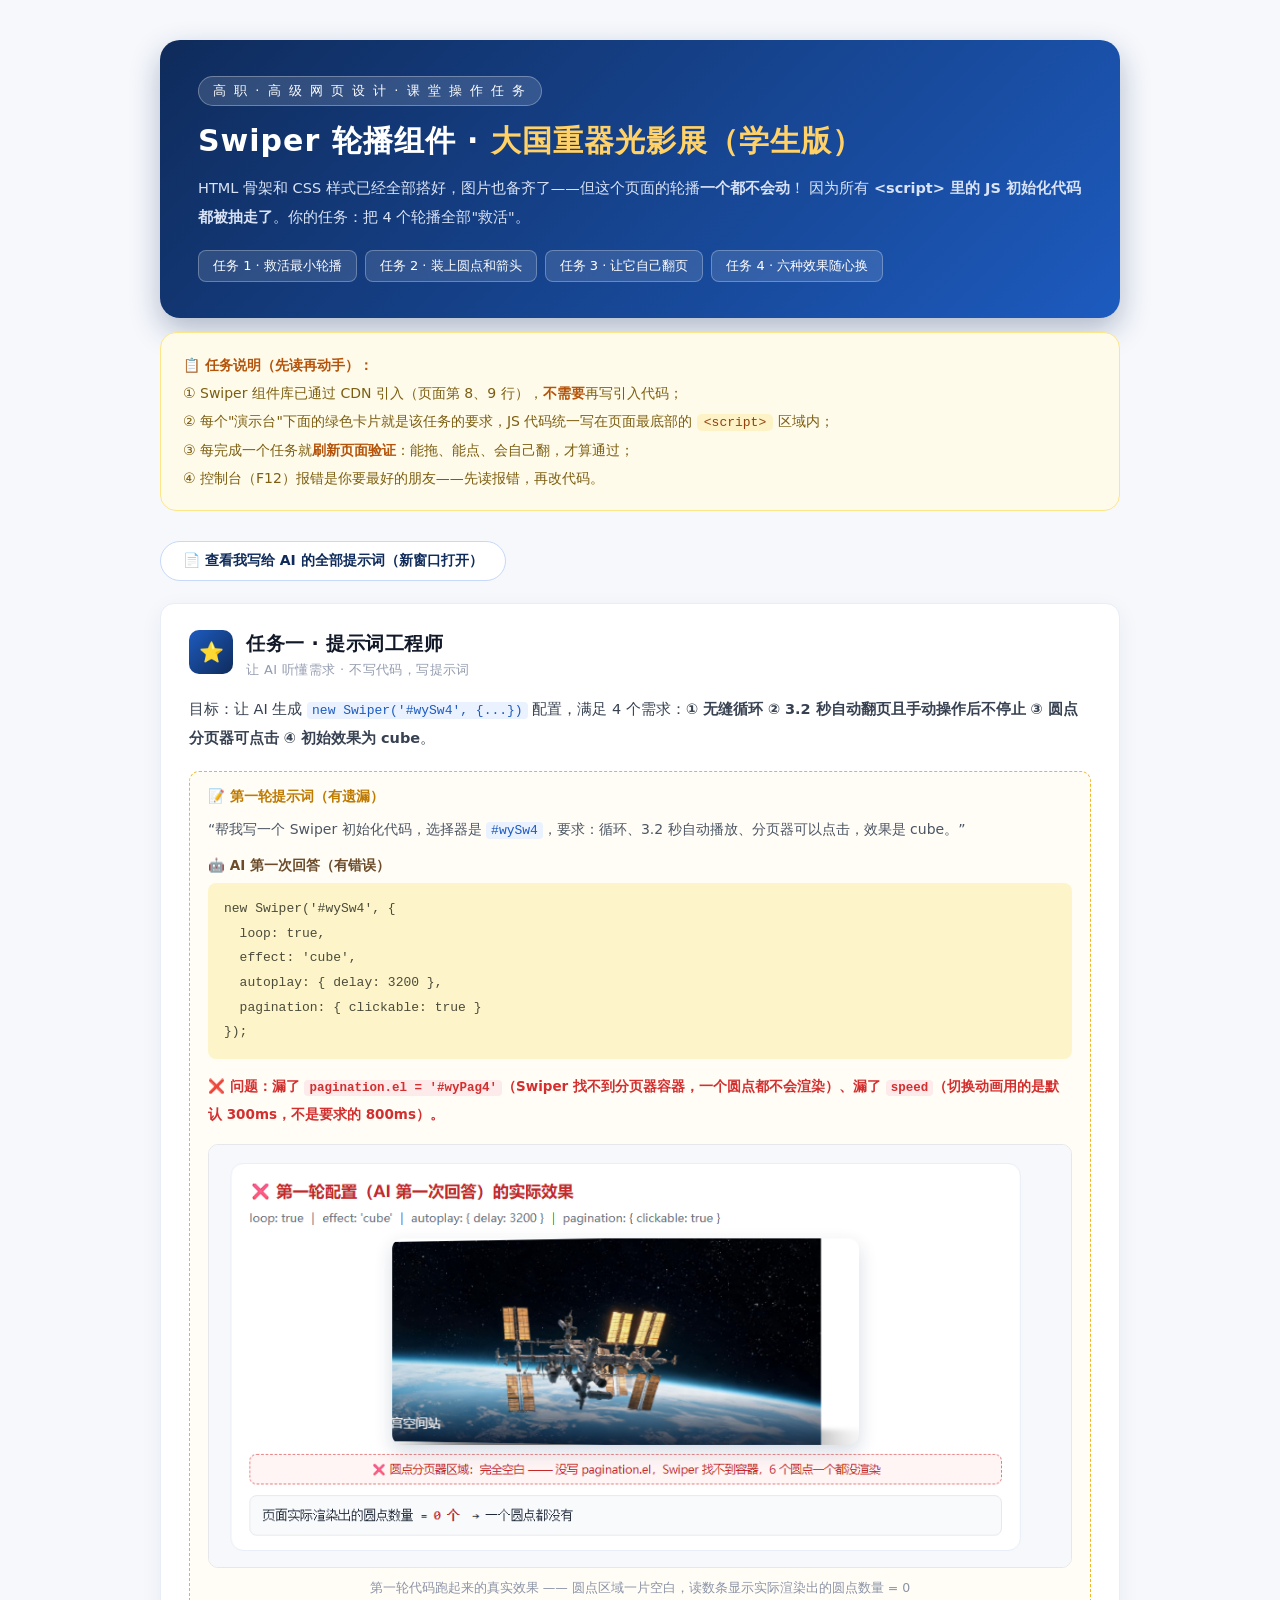
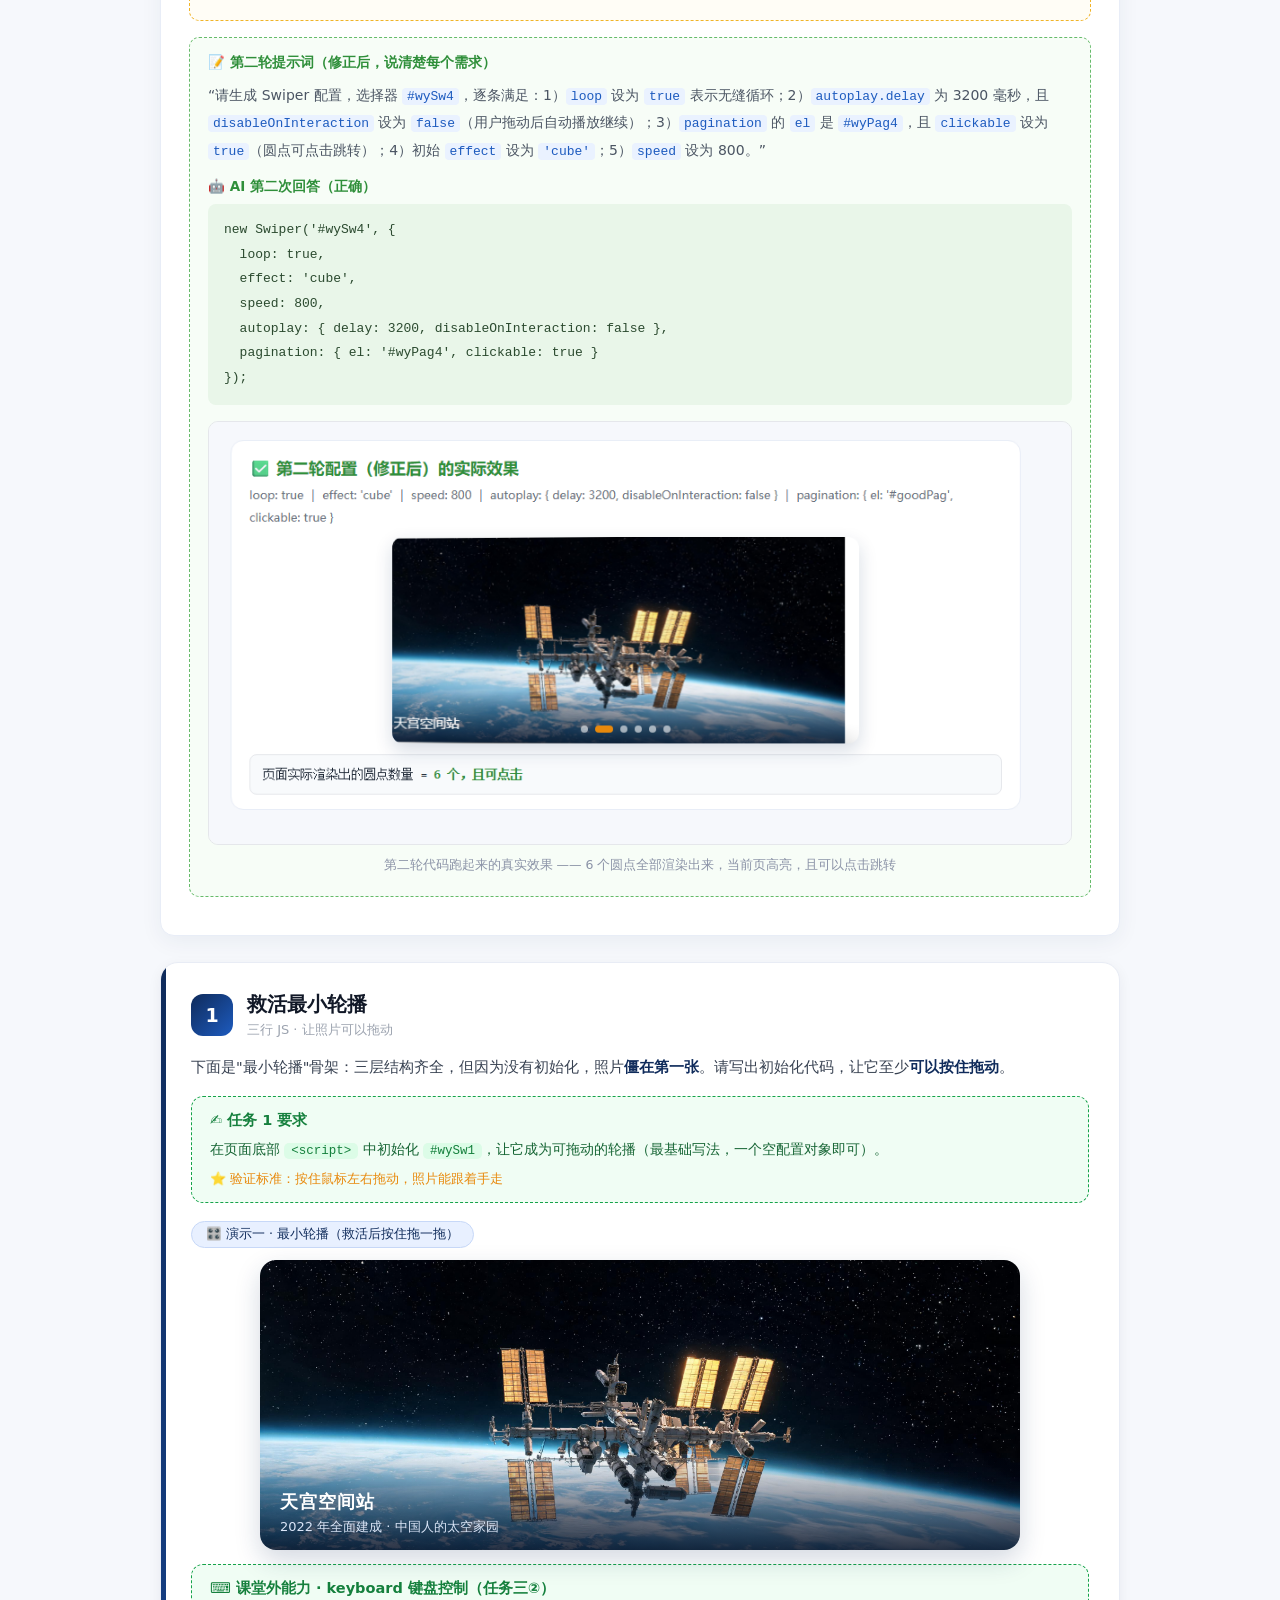
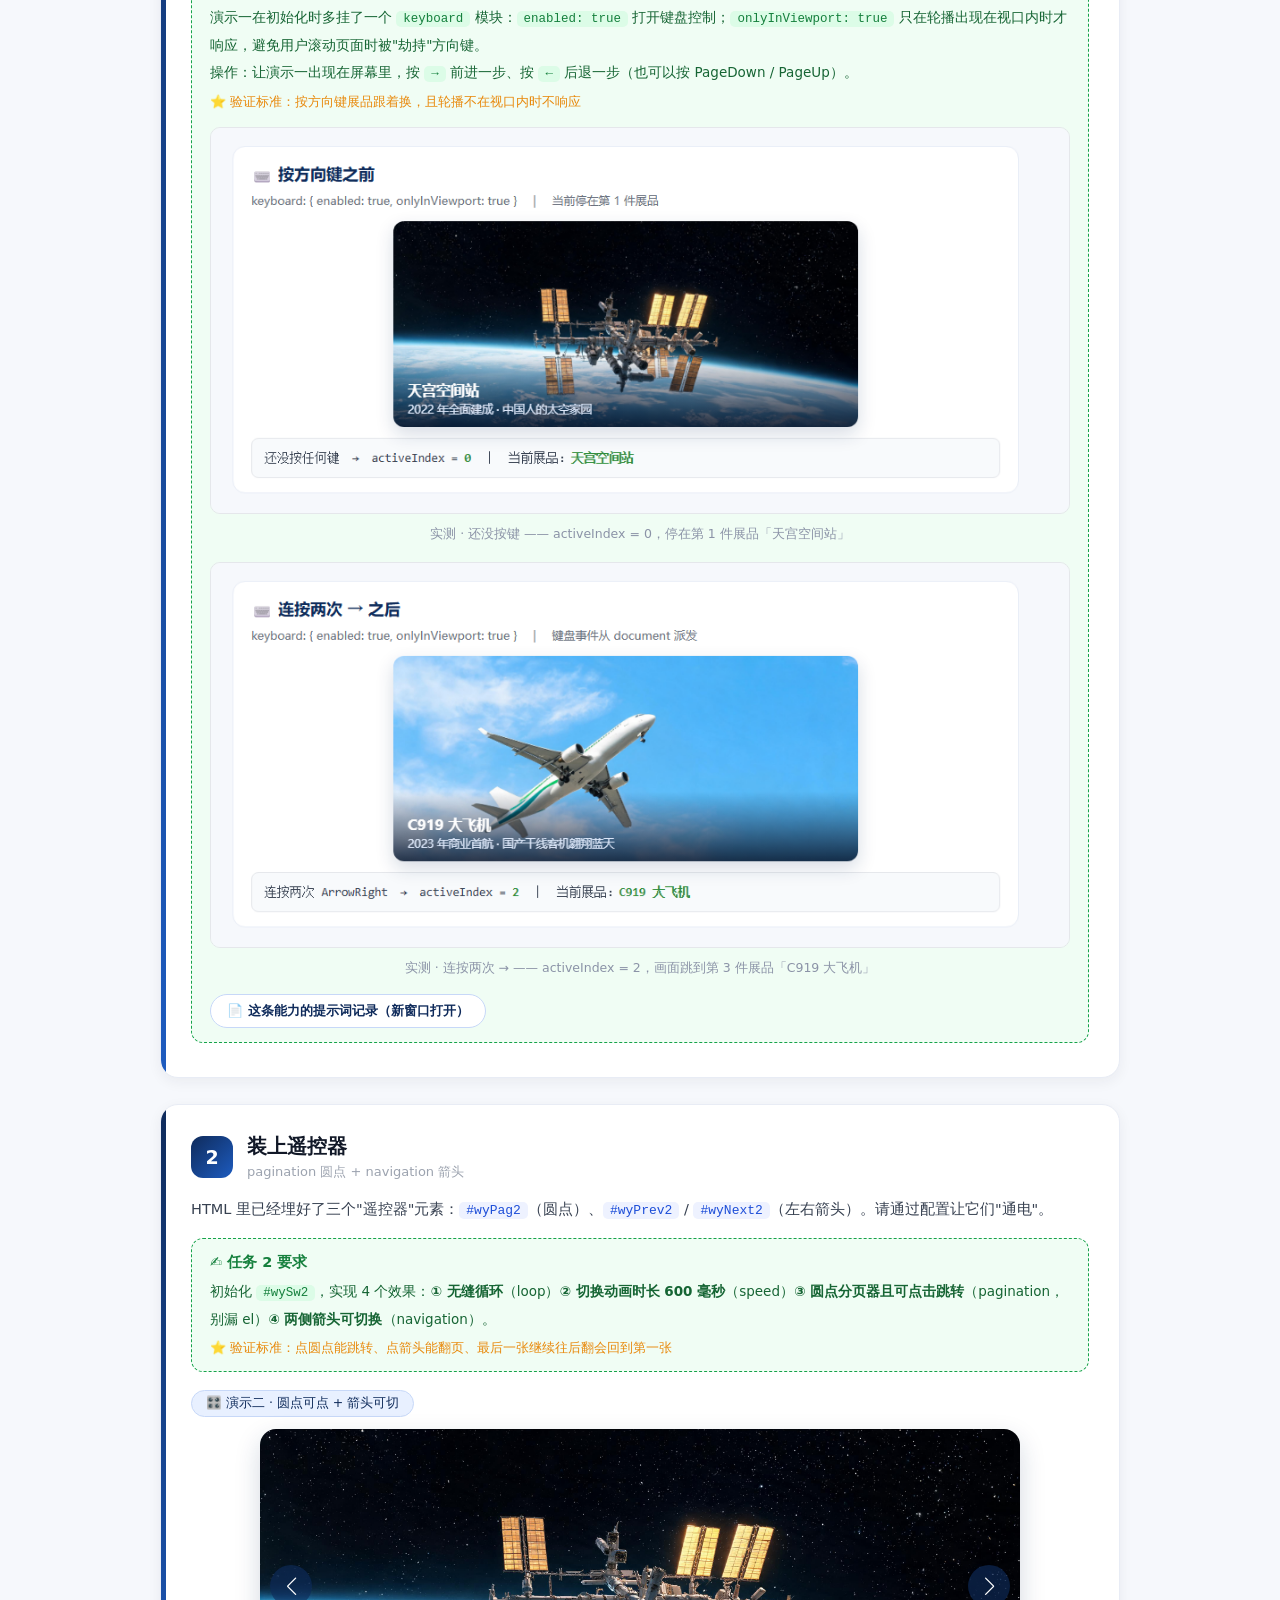
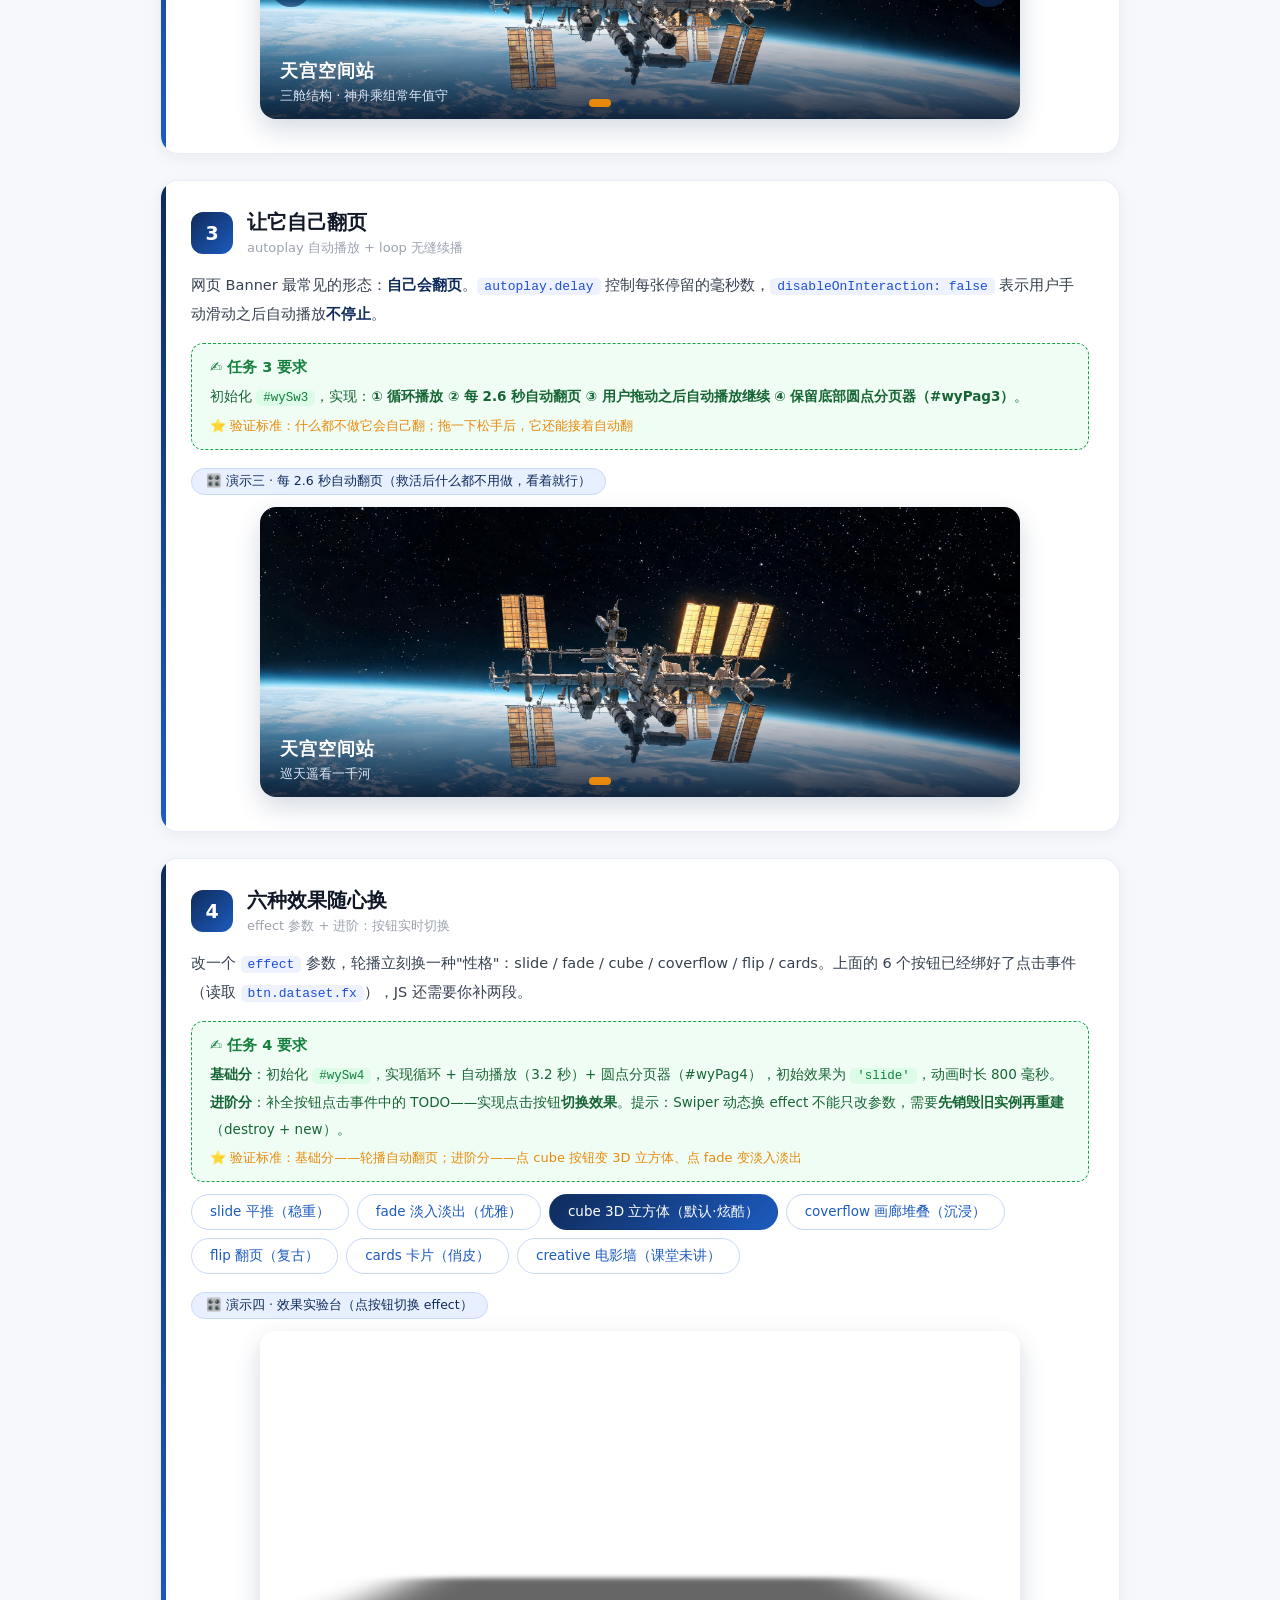
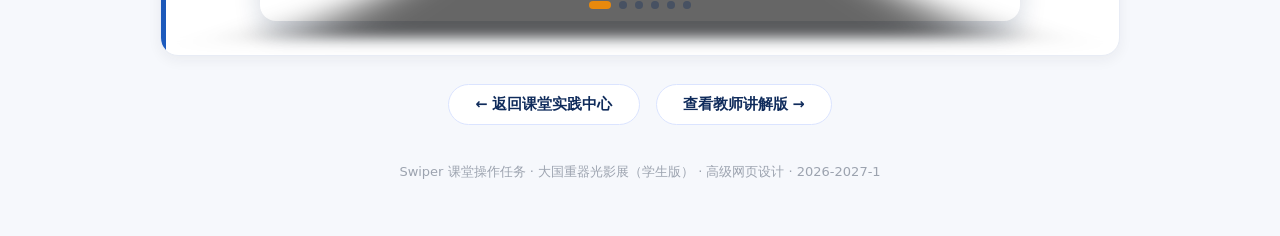
<file: swiper-task.html>
<!DOCTYPE html>
<html lang="zh-CN">
<head>
<meta charset="UTF-8">
<meta name="viewport" content="width=device-width, initial-scale=1.0">
<title>Swiper 课堂操作任务 · 大国重器光影展 · 补全 JS</title>
<!-- Swiper 官方组件库已通过 CDN 引入好，学生只需在底部 <script> 中写初始化代码 -->
<link rel="stylesheet" href="https://cdn.jsdelivr.net/npm/swiper@11/swiper-bundle.min.css">
<script src="https://cdn.jsdelivr.net/npm/swiper@11/swiper-bundle.min.js"></script>
<style>
  *{margin:0;padding:0;box-sizing:border-box}
  body{font-family:"Microsoft YaHei","PingFang SC",system-ui,sans-serif;background:#f6f8fc;color:#1f2937}
  .wy-wrap{max-width:1000px;margin:0 auto;padding:40px 20px 60px}

  /* 头部 */
  .wy-head{background:linear-gradient(135deg,#0f2b5b,#1d5bbf);border-radius:20px;padding:36px 38px;color:#fff;margin-bottom:14px;box-shadow:0 12px 30px rgba(15,43,91,.3)}
  .wy-head .wy-badge{display:inline-block;padding:5px 14px;border-radius:999px;background:rgba(255,255,255,.14);border:1px solid rgba(255,255,255,.3);font-size:13px;letter-spacing:2px;margin-bottom:14px}
  .wy-head h1{font-size:30px;letter-spacing:1px;line-height:1.4}
  .wy-head h1 b{color:#ffd166}
  .wy-head p{margin-top:12px;font-size:14.5px;color:#d9e3f5;line-height:2}
  .wy-goals{display:flex;flex-wrap:wrap;gap:8px;margin-top:18px}
  .wy-goals i{font-style:normal;font-size:13px;background:rgba(255,255,255,.12);border:1px solid rgba(255,255,255,.28);padding:6px 14px;border-radius:8px}

  /* 任务说明框 */
  .wy-rule{background:#fffbea;border:1px solid #fde68a;border-radius:16px;padding:18px 22px;margin-bottom:30px;font-size:14px;color:#7c5e10;line-height:2}
  .wy-rule b{color:#b45309}
  .wy-rule code{background:#fef3c7;color:#92400e;padding:1px 7px;border-radius:5px;font-family:Consolas,monospace;font-size:13px}

  /* 提示词记录入口 */
  .wy-doclink{margin:0 0 22px}
  .wy-doclink a,.wy-inlink a{
    display:inline-flex;align-items:center;gap:8px;text-decoration:none;font-size:14px;font-weight:bold;
    color:#0f2b5b;background:#fff;border:1.5px solid #c7d8f8;border-radius:999px;padding:10px 22px;
    transition:all .2s;
  }
  .wy-doclink a:hover,.wy-inlink a:hover{background:linear-gradient(135deg,#0f2b5b,#1d5bbf);color:#fff;border-color:transparent;transform:translateY(-2px)}
  .wy-inlink{margin-top:14px}
  .wy-inlink a{font-size:13px;padding:7px 16px}

  /* 章节 */
  .wy-sec{background:#fff;border-radius:18px;padding:28px 30px;margin-bottom:26px;border:1px solid #e8ecf5;box-shadow:0 4px 14px rgba(31,41,55,.06);position:relative;overflow:hidden}
  .wy-sec::before{content:"";position:absolute;left:0;top:0;bottom:0;width:5px;background:linear-gradient(#0f2b5b,#1d5bbf)}
  .wy-sec-head{display:flex;align-items:center;gap:14px;margin-bottom:14px}
  .wy-sec-head .wy-no{flex:none;width:42px;height:42px;border-radius:12px;background:linear-gradient(135deg,#0f2b5b,#1d5bbf);color:#fff;font-size:19px;font-weight:bold;display:flex;align-items:center;justify-content:center}
  .wy-sec-head h2{font-size:20px;color:#111827}
  .wy-sec-head small{display:block;font-weight:normal;color:#9ca3af;font-size:13px;margin-top:3px}
  .wy-sec p.wy-txt{font-size:14.5px;color:#374151;line-height:2;margin-bottom:10px}
  .wy-sec p.wy-txt b{color:#0f2b5b}
  .wy-sec code{background:#eef2ff;color:#1d4ed8;padding:1px 7px;border-radius:5px;font-family:Consolas,monospace;font-size:13px}

  /* 任务要求卡 */
  .wy-req{background:#f0fdf4;border:1.5px dashed #16a34a;border-radius:12px;padding:14px 18px;margin:14px 0 6px}
  .wy-req h3{font-size:14.5px;color:#15803d;margin-bottom:6px}
  .wy-req p{font-size:13.5px;color:#166534;line-height:2}
  .wy-req code{background:#dcfce7;color:#15803d;padding:1px 7px;border-radius:5px;font-family:Consolas,monospace;font-size:12.5px}
  .wy-req .wy-star{color:#e8890c;font-size:13px;display:block;margin-top:6px}

  /* 演示台 */
  .wy-demo{margin:18px 0 6px}
  .wy-demo .wy-demo-tag{display:inline-block;font-size:12.5px;color:#0f2b5b;background:#e8f0ff;border:1px solid #c7d8f8;border-radius:999px;padding:4px 14px;margin-bottom:12px}
  .wy-swiper{width:100%;max-width:760px;margin:0 auto;border-radius:16px;overflow:visible!important}
  .wy-swiper .swiper{border-radius:16px;box-shadow:0 10px 26px rgba(15,43,91,.18)}
  .wy-swiper .swiper-slide{position:relative;height:290px}
  .wy-swiper .swiper-slide img{width:100%;height:100%;object-fit:cover;display:block}
  .wy-swiper .wy-cap{
    position:absolute;left:0;right:0;bottom:0;padding:34px 20px 14px;color:#fff;
    background:linear-gradient(transparent,rgba(5,15,35,.82));
  }
  .wy-swiper .wy-cap h3{font-size:18px;letter-spacing:1px}
  .wy-swiper .wy-cap p{font-size:13px;color:#dbe6f8;margin-top:4px}
  /* 分页器配色 */
  .wy-swiper .swiper-pagination-bullet{background:#0f2b5b;opacity:.35}
  .wy-swiper .swiper-pagination-bullet-active{background:#e8890c;opacity:1;width:22px;border-radius:6px}
  /* 导航按钮配色 */
  .wy-swiper .swiper-button-next,.wy-swiper .swiper-button-prev{
    width:42px;height:42px;border-radius:50%;background:rgba(15,43,91,.65);color:#fff;
    --swiper-navigation-size:18px;transition:background .2s;
  }
  .wy-swiper .swiper-button-next:hover,.wy-swiper .swiper-button-prev:hover{background:#e8890c}

  /* 效果切换按钮 */
  .wy-fx{display:flex;flex-wrap:wrap;gap:8px;margin:12px 0 2px}
  .wy-fx button{
    border:1.5px solid #c7d8f8;background:#fff;color:#1d5bbf;font-size:13.5px;
    padding:8px 18px;border-radius:999px;cursor:pointer;transition:all .2s;font-family:inherit;
  }
  .wy-fx button:hover{transform:translateY(-2px);box-shadow:0 6px 14px rgba(29,91,191,.18)}
  .wy-fx button.wy-on{background:linear-gradient(135deg,#0f2b5b,#1d5bbf);color:#fff;border-color:transparent}

  .wy-back{text-align:center;margin-top:28px}
  .wy-back a{display:inline-block;text-decoration:none;color:#0f2b5b;font-size:14.5px;font-weight:bold;background:#fff;border:1px solid #dbe4ff;border-radius:999px;padding:10px 26px;transition:transform .2s,box-shadow .2s}
  .wy-back a:hover{transform:translateY(-2px);box-shadow:0 8px 18px rgba(15,43,91,.15)}

  /* ── 任务一 · 提示词工程师卡片 ── */
  .wy-pt{background:#fff;border:1px solid #e8edf7;border-radius:14px;padding:26px 28px 22px;box-shadow:0 6px 22px rgba(15,43,91,.06);margin:0 0 26px}
  .wy-pt-head{display:flex;align-items:flex-start;gap:13px;margin-bottom:16px}
  .wy-pt-icon{flex:0 0 auto;width:44px;height:44px;border-radius:10px;background:linear-gradient(135deg,#1d5bbf,#0f2b5b);color:#fff;font-size:20px;display:flex;align-items:center;justify-content:center}
  .wy-pt-title{font-size:19px;font-weight:800;color:#111827;letter-spacing:.5px;line-height:1.4}
  .wy-pt-sub{font-size:13px;color:#949cb0;margin-top:4px;letter-spacing:.4px}
  .wy-pt-goal{font-size:14.5px;color:#374151;line-height:2;margin-bottom:18px}
  .wy-pt-goal code{background:#eaf2ff;color:#1d5bbf;border-radius:4px;padding:1px 5px;font-family:Consolas,monospace;font-size:13px}
  .wy-pt-round{border:1.6px dashed #f0b429;background:#fffdf6;border-radius:10px;padding:16px 18px 18px;margin-bottom:16px}
  .wy-pt-round.good{border-color:#66bb6a;background:#f7fdf7}
  .wy-pt-label{font-size:13.5px;font-weight:800;color:#bf7a00;margin-bottom:10px}
  .wy-pt-round.good .wy-pt-label{color:#2f8f3a}
  .wy-pt-quote{font-size:14px;color:#4b5563;line-height:1.95;margin-bottom:14px}
  .wy-pt-quote code{background:#eaf2ff;color:#1d5bbf;border-radius:4px;padding:1px 5px;font-family:Consolas,monospace;font-size:13px}
  .wy-pt-ai{font-size:13.5px;font-weight:800;color:#6b4b2a;margin-bottom:8px}
  .wy-pt-round.good .wy-pt-ai{color:#2f8f3a}
  .wy-pt-code{background:#fdf5c9;border-radius:8px;padding:14px 16px;margin:0;font-family:Consolas,"Courier New",monospace;font-size:13px;line-height:1.9;color:#4b4b3a;white-space:pre;overflow-x:auto}
  .wy-pt-round.good .wy-pt-code{background:#e9f6e9;color:#2b4a2f}
  .wy-pt-issue{font-size:13.5px;color:#d32f2f;line-height:2;margin-top:14px;font-weight:700}
  .wy-pt-issue code{background:#fdeaea;color:#d32f2f;border-radius:4px;padding:1px 5px;font-family:Consolas,monospace;font-size:12.5px;font-weight:700}
  .wy-pt-shot{margin:16px 0 2px}
  .wy-pt-shot img{width:100%;display:block;border:1px solid #e5e7eb;border-radius:10px}
  .wy-pt-shot figcaption{font-size:12.5px;color:#8b93a7;line-height:1.9;margin-top:8px;text-align:center}

  footer{text-align:center;margin-top:34px;color:#9ca3af;font-size:13px;line-height:2}
</style>
</head>
<body>
<div class="wy-wrap">

  <div class="wy-head">
    <span class="wy-badge">高 职 · 高 级 网 页 设 计 · 课 堂 操 作 任 务</span>
    <h1>Swiper 轮播组件 · <b>大国重器光影展（学生版）</b></h1>
    <p>HTML 骨架和 CSS 样式已经全部搭好，图片也备齐了——但这个页面的轮播<b>一个都不会动</b>！
    因为所有 <b>&lt;script&gt; 里的 JS 初始化代码都被抽走了</b>。你的任务：把 4 个轮播全部"救活"。</p>
    <div class="wy-goals"><i>任务 1 · 救活最小轮播</i><i>任务 2 · 装上圆点和箭头</i><i>任务 3 · 让它自己翻页</i><i>任务 4 · 六种效果随心换</i></div>
  </div>

  <div class="wy-rule">
    <b>📋 任务说明（先读再动手）：</b><br>
    ① Swiper 组件库已通过 CDN 引入（页面第 8、9 行），<b>不需要</b>再写引入代码；<br>
    ② 每个"演示台"下面的绿色卡片就是该任务的要求，JS 代码统一写在页面最底部的 <code>&lt;script&gt;</code> 区域内；<br>
    ③ 每完成一个任务就<b>刷新页面验证</b>：能拖、能点、会自己翻，才算通过；<br>
    ④ 控制台（F12）报错是你要最好的朋友——先读报错，再改代码。
  </div>

  <div class="wy-doclink">
    <a href="swiper-prompts.html" target="_blank" rel="noopener">📄 查看我写给 AI 的全部提示词（新窗口打开）</a>
  </div>

  <!-- 任务一 · 提示词工程师（不写代码，写提示词：两轮迭代记录） -->
  <div class="wy-pt">
    <div class="wy-pt-head">
      <span class="wy-pt-icon">⭐</span>
      <div>
        <div class="wy-pt-title">任务一 · 提示词工程师</div>
        <div class="wy-pt-sub">让 AI 听懂需求 · 不写代码，写提示词</div>
      </div>
    </div>

    <p class="wy-pt-goal">目标：让 AI 生成 <code>new Swiper('#wySw4', {...})</code> 配置，满足 4 个需求：<b>① 无缝循环</b> <b>② 3.2 秒自动翻页且手动操作后不停止</b> <b>③ 圆点分页器可点击</b> <b>④ 初始效果为 cube</b>。</p>

    <div class="wy-pt-round">
      <div class="wy-pt-label">📝 第一轮提示词（有遗漏）</div>
      <div class="wy-pt-quote">“帮我写一个 Swiper 初始化代码，选择器是 <code>#wySw4</code>，要求：循环、3.2 秒自动播放、分页器可以点击，效果是 cube。”</div>
      <div class="wy-pt-ai">🤖 AI 第一次回答（有错误）</div>
<pre class="wy-pt-code">new Swiper('#wySw4', {
  loop: true,
  effect: 'cube',
  autoplay: { delay: 3200 },
  pagination: { clickable: true }
});</pre>
      <p class="wy-pt-issue">❌ 问题：漏了 <code>pagination.el = '#wyPag4'</code>（Swiper 找不到分页器容器，一个圆点都不会渲染）、漏了 <code>speed</code>（切换动画用的是默认 300ms，不是要求的 800ms）。</p>
      <figure class="wy-pt-shot">
        <img src="swiper-shots/05-错误配置效果.png" alt="第一轮配置的实际效果：圆点区域空白">
        <figcaption>第一轮代码跑起来的真实效果 —— 圆点区域一片空白，读数条显示实际渲染出的圆点数量 = 0</figcaption>
      </figure>
    </div>

    <div class="wy-pt-round good">
      <div class="wy-pt-label">📝 第二轮提示词（修正后，说清楚每个需求）</div>
      <div class="wy-pt-quote">“请生成 Swiper 配置，选择器 <code>#wySw4</code>，逐条满足：1）<code>loop</code> 设为 <code>true</code> 表示无缝循环；2）<code>autoplay.delay</code> 为 3200 毫秒，且 <code>disableOnInteraction</code> 设为 <code>false</code>（用户拖动后自动播放继续）；3）<code>pagination</code> 的 <code>el</code> 是 <code>#wyPag4</code>，且 <code>clickable</code> 设为 <code>true</code>（圆点可点击跳转）；4）初始 <code>effect</code> 设为 <code>'cube'</code>；5）<code>speed</code> 设为 800。”</div>
      <div class="wy-pt-ai">🤖 AI 第二次回答（正确）</div>
<pre class="wy-pt-code">new Swiper('#wySw4', {
  loop: true,
  effect: 'cube',
  speed: 800,
  autoplay: { delay: 3200, disableOnInteraction: false },
  pagination: { el: '#wyPag4', clickable: true }
});</pre>
      <figure class="wy-pt-shot">
        <img src="swiper-shots/06-正确配置效果.png" alt="第二轮配置的实际效果：6 个圆点可点击">
        <figcaption>第二轮代码跑起来的真实效果 —— 6 个圆点全部渲染出来，当前页高亮，且可以点击跳转</figcaption>
      </figure>
    </div>
  </div>

  <!-- 任务 1 -->
  <div class="wy-sec">
    <div class="wy-sec-head">
      <span class="wy-no">1</span>
      <h2>救活最小轮播<small>三行 JS · 让照片可以拖动</small></h2>
    </div>
    <p class="wy-txt">下面是"最小轮播"骨架：三层结构齐全，但因为没有初始化，照片<b>僵在第一张</b>。请写出初始化代码，让它至少<b>可以按住拖动</b>。</p>
    <div class="wy-req">
      <h3>✍️ 任务 1 要求</h3>
      <p>在页面底部 <code>&lt;script&gt;</code> 中初始化 <code>#wySw1</code>，让它成为可拖动的轮播（最基础写法，一个空配置对象即可）。</p>
      <span class="wy-star">⭐ 验证标准：按住鼠标左右拖动，照片能跟着手走</span>
    </div>
    <div class="wy-demo">
      <span class="wy-demo-tag">🎛️ 演示一 · 最小轮播（救活后按住拖一拖）</span>
      <div class="wy-swiper">
        <div class="swiper" id="wySw1">
          <div class="swiper-wrapper">
            <div class="swiper-slide"><img src="swiper-imgs/tiangong_1.jpg" alt="天宫空间站"><div class="wy-cap"><h3>天宫空间站</h3><p>2022 年全面建成 · 中国人的太空家园</p></div></div>
            <div class="swiper-slide"><img src="swiper-imgs/fuxing_1.jpg" alt="复兴号动车组"><div class="wy-cap"><h3>复兴号动车组</h3><p>350 km/h · 世界商业运营最高时速</p></div></div>
            <div class="swiper-slide"><img src="swiper-imgs/c919_1.jpg" alt="C919大飞机"><div class="wy-cap"><h3>C919 大飞机</h3><p>2023 年商业首航 · 国产干线客机翱翔蓝天</p></div></div>
            <div class="swiper-slide"><img src="swiper-imgs/fendouzhe_1.jpg" alt="奋斗者号"><div class="wy-cap"><h3>奋斗者号</h3><p>10909 米 · 触碰地球第四极马里亚纳海沟</p></div></div>
            <div class="swiper-slide"><img src="swiper-imgs/fast_1.jpg" alt="中国天眼"><div class="wy-cap"><h3>中国天眼 FAST</h3><p>500 米口径 · 世界最大单口径射电望远镜</p></div></div>
            <div class="swiper-slide"><img src="swiper-imgs/aida_modu_1.jpg" alt="爱达·魔都号"><div class="wy-cap"><h3>爱达·魔都号</h3><p>2024 年 1 月首航 · 首艘国产大型邮轮</p></div></div>
          </div>
        </div>
      </div>
    </div>
    <!-- 任务三②：课堂没讲的 Swiper 能力 · keyboard 键盘控制 -->
    <div class="wy-req">
      <h3>⌨️ 课堂外能力 · keyboard 键盘控制（任务三②）</h3>
      <p>演示一在初始化时多挂了一个 <code>keyboard</code> 模块：<code>enabled: true</code> 打开键盘控制；<code>onlyInViewport: true</code> 只在轮播出现在视口内时才响应，避免用户滚动页面时被"劫持"方向键。</p>
      <p>操作：让演示一出现在屏幕里，按 <code>→</code> 前进一步、按 <code>←</code> 后退一步（也可以按 PageDown / PageUp）。</p>
      <span class="wy-star">⭐ 验证标准：按方向键展品跟着换，且轮播不在视口内时不响应</span>
      <figure class="wy-pt-shot">
        <img src="swiper-shots/07-键盘操作前.png" alt="按方向键之前，activeIndex = 0，停在天宫空间站">
        <figcaption>实测 · 还没按键 —— activeIndex = 0，停在第 1 件展品「天宫空间站」</figcaption>
      </figure>
      <figure class="wy-pt-shot">
        <img src="swiper-shots/08-键盘操作后.png" alt="连按两次右方向键之后，activeIndex = 2，跳到 C919 大飞机">
        <figcaption>实测 · 连按两次 → —— activeIndex = 2，画面跳到第 3 件展品「C919 大飞机」</figcaption>
      </figure>
      <div class="wy-inlink">
        <a href="swiper-prompts.html#SYZM_t3b" target="_blank" rel="noopener">📄 这条能力的提示词记录（新窗口打开）</a>
      </div>
    </div>
  </div>

  <!-- 任务 2 -->
  <div class="wy-sec">
    <div class="wy-sec-head">
      <span class="wy-no">2</span>
      <h2>装上遥控器<small>pagination 圆点 + navigation 箭头</small></h2>
    </div>
    <p class="wy-txt">HTML 里已经埋好了三个"遥控器"元素：<code>#wyPag2</code>（圆点）、<code>#wyPrev2</code> / <code>#wyNext2</code>（左右箭头）。请通过配置让它们"通电"。</p>
    <div class="wy-req">
      <h3>✍️ 任务 2 要求</h3>
      <p>初始化 <code>#wySw2</code>，实现 4 个效果：<b>① 无缝循环</b>（loop）<b>② 切换动画时长 600 毫秒</b>（speed）<b>③ 圆点分页器且可点击跳转</b>（pagination，别漏 el）<b>④ 两侧箭头可切换</b>（navigation）。</p>
      <span class="wy-star">⭐ 验证标准：点圆点能跳转、点箭头能翻页、最后一张继续往后翻会回到第一张</span>
    </div>
    <div class="wy-demo">
      <span class="wy-demo-tag">🎛️ 演示二 · 圆点可点 + 箭头可切</span>
      <div class="wy-swiper">
        <div class="swiper" id="wySw2">
          <div class="swiper-wrapper">
            <div class="swiper-slide"><img src="swiper-imgs/tiangong_1.jpg" alt="天宫空间站"><div class="wy-cap"><h3>天宫空间站</h3><p>三舱结构 · 神舟乘组常年值守</p></div></div>
            <div class="swiper-slide"><img src="swiper-imgs/fuxing_1.jpg" alt="复兴号动车组"><div class="wy-cap"><h3>复兴号动车组</h3><p>京张高铁智能驾驶 · 百年京张到智能京张</p></div></div>
            <div class="swiper-slide"><img src="swiper-imgs/c919_1.jpg" alt="C919大飞机"><div class="wy-cap"><h3>C919 大飞机</h3><p>让中国人的大飞机梦照进现实</p></div></div>
            <div class="swiper-slide"><img src="swiper-imgs/fendouzhe_1.jpg" alt="奋斗者号"><div class="wy-cap"><h3>奋斗者号</h3><p>坐底万米 · 深海探测进入"中国时代"</p></div></div>
            <div class="swiper-slide"><img src="swiper-imgs/fast_1.jpg" alt="中国天眼"><div class="wy-cap"><h3>中国天眼 FAST</h3><p>南仁东先生 22 年铸就的观天巨目</p></div></div>
            <div class="swiper-slide"><img src="swiper-imgs/aida_modu_1.jpg" alt="爱达·魔都号"><div class="wy-cap"><h3>爱达·魔都号</h3><p>13.55 万吨 · 东方邮轮新名片</p></div></div>
          </div>
          <div class="swiper-pagination" id="wyPag2"></div>
          <div class="swiper-button-prev" id="wyPrev2"></div>
          <div class="swiper-button-next" id="wyNext2"></div>
        </div>
      </div>
    </div>
  </div>

  <!-- 任务 3 -->
  <div class="wy-sec">
    <div class="wy-sec-head">
      <span class="wy-no">3</span>
      <h2>让它自己翻页<small>autoplay 自动播放 + loop 无缝续播</small></h2>
    </div>
    <p class="wy-txt">网页 Banner 最常见的形态：<b>自己会翻页</b>。<code>autoplay.delay</code> 控制每张停留的毫秒数，<code>disableOnInteraction: false</code> 表示用户手动滑动之后自动播放<b>不停止</b>。</p>
    <div class="wy-req">
      <h3>✍️ 任务 3 要求</h3>
      <p>初始化 <code>#wySw3</code>，实现：<b>① 循环播放</b> <b>② 每 2.6 秒自动翻页</b> <b>③ 用户拖动之后自动播放继续</b> <b>④ 保留底部圆点分页器（#wyPag3）</b>。</p>
      <span class="wy-star">⭐ 验证标准：什么都不做它会自己翻；拖一下松手后，它还能接着自动翻</span>
    </div>
    <div class="wy-demo">
      <span class="wy-demo-tag">🎛️ 演示三 · 每 2.6 秒自动翻页（救活后什么都不用做，看着就行）</span>
      <div class="wy-swiper">
        <div class="swiper" id="wySw3">
          <div class="swiper-wrapper">
            <div class="swiper-slide"><img src="swiper-imgs/tiangong_1.jpg" alt="天宫空间站"><div class="wy-cap"><h3>天宫空间站</h3><p>巡天遥看一千河</p></div></div>
            <div class="swiper-slide"><img src="swiper-imgs/fuxing_1.jpg" alt="复兴号动车组"><div class="wy-cap"><h3>复兴号动车组</h3><p>中国速度 · 风驰电掣</p></div></div>
            <div class="swiper-slide"><img src="swiper-imgs/c919_1.jpg" alt="C919大飞机"><div class="wy-cap"><h3>C919 大飞机</h3><p>蓝天之上 · 大国担当</p></div></div>
            <div class="swiper-slide"><img src="swiper-imgs/fendouzhe_1.jpg" alt="奋斗者号"><div class="wy-cap"><h3>奋斗者号</h3><p>万米深潜 · 无畏探索</p></div></div>
            <div class="swiper-slide"><img src="swiper-imgs/fast_1.jpg" alt="中国天眼"><div class="wy-cap"><h3>中国天眼 FAST</h3><p>仰望星空 · 脚踏实地</p></div></div>
            <div class="swiper-slide"><img src="swiper-imgs/aida_modu_1.jpg" alt="爱达·魔都号"><div class="wy-cap"><h3>爱达·魔都号</h3><p>从上海出发 · 驶向深蓝</p></div></div>
          </div>
          <div class="swiper-pagination" id="wyPag3"></div>
        </div>
      </div>
    </div>
  </div>

  <!-- 任务 4 -->
  <div class="wy-sec">
    <div class="wy-sec-head">
      <span class="wy-no">4</span>
      <h2>六种效果随心换<small>effect 参数 + 进阶：按钮实时切换</small></h2>
    </div>
    <p class="wy-txt">改一个 <code>effect</code> 参数，轮播立刻换一种"性格"：slide / fade / cube / coverflow / flip / cards。上面的 6 个按钮已经绑好了点击事件（读取 <code>btn.dataset.fx</code>），JS 还需要你补两段。</p>
    <div class="wy-req">
      <h3>✍️ 任务 4 要求</h3>
      <p><b>基础分</b>：初始化 <code>#wySw4</code>，实现循环 + 自动播放（3.2 秒）+ 圆点分页器（#wyPag4），初始效果为 <code>'slide'</code>，动画时长 800 毫秒。</p>
      <p><b>进阶分</b>：补全按钮点击事件中的 TODO——实现点击按钮<b>切换效果</b>。提示：Swiper 动态换 effect 不能只改参数，需要<b>先销毁旧实例再重建</b>（destroy + new）。</p>
      <span class="wy-star">⭐ 验证标准：基础分——轮播自动翻页；进阶分——点 cube 按钮变 3D 立方体、点 fade 变淡入淡出</span>
    </div>
    <div class="wy-fx">
      <button data-fx="slide">slide 平推（稳重）</button>
      <button data-fx="fade">fade 淡入淡出（优雅）</button>
      <button class="wy-on" data-fx="cube">cube 3D 立方体（默认·炫酷）</button>
      <button data-fx="coverflow">coverflow 画廊堆叠（沉浸）</button>
      <button data-fx="flip">flip 翻页（复古）</button>
      <button data-fx="cards">cards 卡片（俏皮）</button>
      <button data-fx="creative">creative 电影墙（课堂未讲）</button>
    </div>
    <div class="wy-demo">
      <span class="wy-demo-tag">🎛️ 演示四 · 效果实验台（点按钮切换 effect）</span>
      <div class="wy-swiper">
        <div class="swiper" id="wySw4">
          <div class="swiper-wrapper">
            <div class="swiper-slide"><img src="swiper-imgs/tiangong_1.jpg" alt="天宫空间站"><div class="wy-cap"><h3>天宫空间站</h3><p>试试上面的效果按钮</p></div></div>
            <div class="swiper-slide"><img src="swiper-imgs/fuxing_1.jpg" alt="复兴号动车组"><div class="wy-cap"><h3>复兴号动车组</h3><p>同一组照片，六种讲述方式</p></div></div>
            <div class="swiper-slide"><img src="swiper-imgs/c919_1.jpg" alt="C919大飞机"><div class="wy-cap"><h3>C919 大飞机</h3><p>企业官网爱用 fade</p></div></div>
            <div class="swiper-slide"><img src="swiper-imgs/fendouzhe_1.jpg" alt="奋斗者号"><div class="wy-cap"><h3>奋斗者号</h3><p>游戏网站爱用 cube</p></div></div>
            <div class="swiper-slide"><img src="swiper-imgs/fast_1.jpg" alt="中国天眼"><div class="wy-cap"><h3>中国天眼 FAST</h3><p>相册页面爱用 coverflow</p></div></div>
            <div class="swiper-slide"><img src="swiper-imgs/aida_modu_1.jpg" alt="爱达·魔都号"><div class="wy-cap"><h3>爱达·魔都号</h3><p>第七种 effect · creative 的绝佳素材</p></div></div>
          </div>
          <div class="swiper-pagination" id="wyPag4"></div>
        </div>
      </div>
    </div>
  </div>

  <div class="wy-back"><a href="index.html">← 返回课堂实践中心</a>　<a href="swiper-lesson.html">查看教师讲解版 →</a></div>

  <footer>Swiper 课堂操作任务 · 大国重器光影展（学生版） · 高级网页设计 · 2026-2027-1</footer>
</div>

<script>
  // ══════════════════════════════════════════════════════════
  //  ✍️ 学生作答区：把 4 个轮播全部救活（参考各演示台上方的绿色任务卡）
  // ══════════════════════════════════════════════════════════

  // ── 任务 1：初始化 #wySw1，让它至少可以拖动 ──
  // 任务三②：额外挂上 keyboard 模块（课堂没讲的能力）——按 ← / → 方向键切换展品
  var swiper = new Swiper("#wySw1", {
    keyboard: {
      enabled: true,          // 开启键盘控制
      onlyInViewport: true,   // 只有轮播出现在视口内时才响应，避免抢占页面滚动
    },
  });

  // ── 任务 2：初始化 #wySw2，循环 + 600ms + 圆点可点 + 箭头切换 ──
  // TODO: 在这里写你的代码
var swiper = new Swiper("#wySw2", {
      speed: 600,
      loop: true,
      pagination: {
        el: "#wyPag2",
        clickable: true,
      },
      navigation: {
        nextEl: "#wyNext2",
        prevEl: "#wyPrev2",
      },
    });

  // ── 任务 3：初始化 #wySw3，循环 + 2.6 秒自动翻页 + 拖动后不停 + 圆点 ──
  // TODO: 在这里写你的代码
  var swiper = new Swiper("#wySw3", {
      autoplay: {
        delay: 2600,
        disableOnInteraction: false,
      },
      pagination: {
        el: "#wyPag3",
        clickable: true,
      },
    });


  // ── 任务 4：初始化 #wySw4，循环 + 3.2 秒自动播放 + 圆点 + 初始 effect ──
  // 把多份效果都要复用的配置抽成对象，切换效果时原样保留
  var wySw4Config = {
    loop: true,                                       // ① 无缝循环
    effect: 'cube',                                   // ④ 初始效果：3D 立方体
    speed: 800,                                       // 切换动画时长 800 毫秒
    autoplay: { delay: 3200, disableOnInteraction: false },  // ② 每 3.2 秒自动翻页，手动拖动后不停止
    pagination: { el: '#wyPag4', clickable: true }    // ③ 圆点分页器，可点击跳转
  };
  var wySw4 = new Swiper('#wySw4', wySw4Config);

  // ── 任务 2（creative 仿写）：第 7 种效果的自定义变换 ──
  // 写法参照官方示例 swiper/demo/257-effect-creative.html
  // prev / next 描述的是"这张幻灯片待在左侧 / 右侧等待区时"的初始形态：
  // 上一张缩小、左移、带 18° 角度并压到 z 轴深处；下一张从右侧 100% 处放大 1.18 倍进入
  var wyCreativeEffect = {
    prev: { shadow: true, translate: ['-35%', 0, -220], rotate: [0, 18, 0], scale: 0.78, opacity: 0.85 },
    next: { shadow: true, translate: ['100%', 0, 0], scale: 1.18 }
  };


  // ── 任务 4 进阶：补全按钮点击事件，实现七种效果实时切换（第 7 种 creative 见任务二） ──
  // 提示 1：动态换 effect 只改参数是无效的，必须销毁旧实例再重建（destroy + new）
  // 提示 2：按钮上已有 data-fx 属性，用 btn.dataset.fx 读取要切换的效果名
  var wyFxBtns = document.querySelectorAll('.wy-fx button');
  wyFxBtns.forEach(function (wyBtn) {
    wyBtn.addEventListener('click', function () {
      // TODO 1：先给当前按钮加 wy-on 类、其余按钮去掉 wy-on（高亮当前按钮）
      wyFxBtns.forEach(function (wyOther) {
        wyOther.classList.remove('wy-on');
      });
      wyBtn.classList.add('wy-on');

      // TODO 2：销毁旧的 wySw4 实例
      // destroy(deleteInstance, cleanStyles)：第二个参数传 true 会一并清掉 Swiper 注入的行内样式，
      // 否则 cube / flip 等 3D 效果的 transform 残留，会让下一种效果错位
      wySw4.destroy(true, true);

      // TODO 3：用新 effect 重建实例（把其它配置原样保留）
      var wyFx = wyBtn.dataset.fx;
      // 只替换 effect 这一项，loop / speed / autoplay / pagination 全部沿用；
      // 旋转角度、纵深、阴影等细节都交给 Swiper 默认值，效果与老师演示版完全一致；
      // creativeEffect 一并带上，切到 creative 时才有"电影墙"的位移与旋转
      var wyFxPatch = { effect: wyFx, creativeEffect: wyCreativeEffect };
      // cards 效果在 loop 模式下会被 Swiper 判定"幻灯片数量不足"并报 Loop 警告、切换时跳号，
      // 这里改用 rewind：最后一张继续翻会回到第一张，观感一致且不再报警告
      if (wyFx === 'cards') { wyFxPatch.loop = false; wyFxPatch.rewind = true; }
      wySw4 = new Swiper('#wySw4', Object.assign({}, wySw4Config, wyFxPatch));
    });
  });
</script>
</body>
</html>
</file>
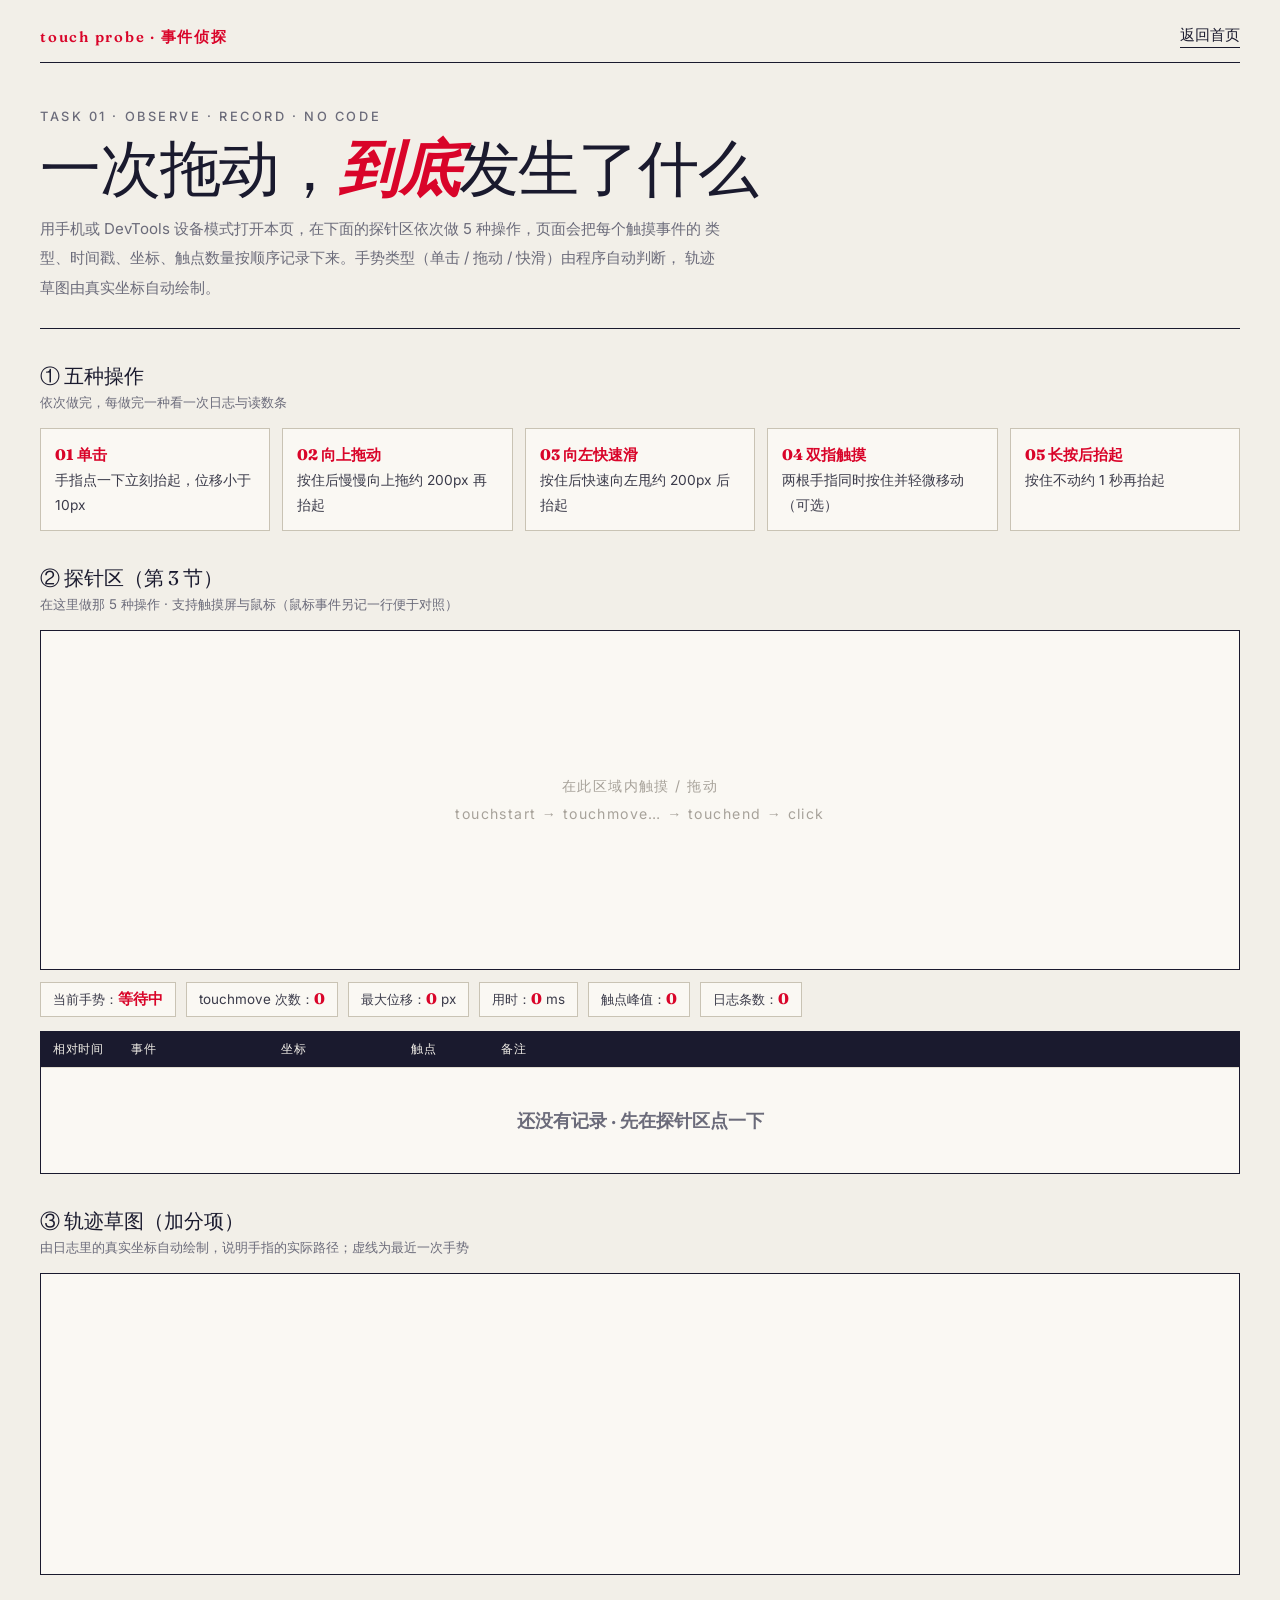
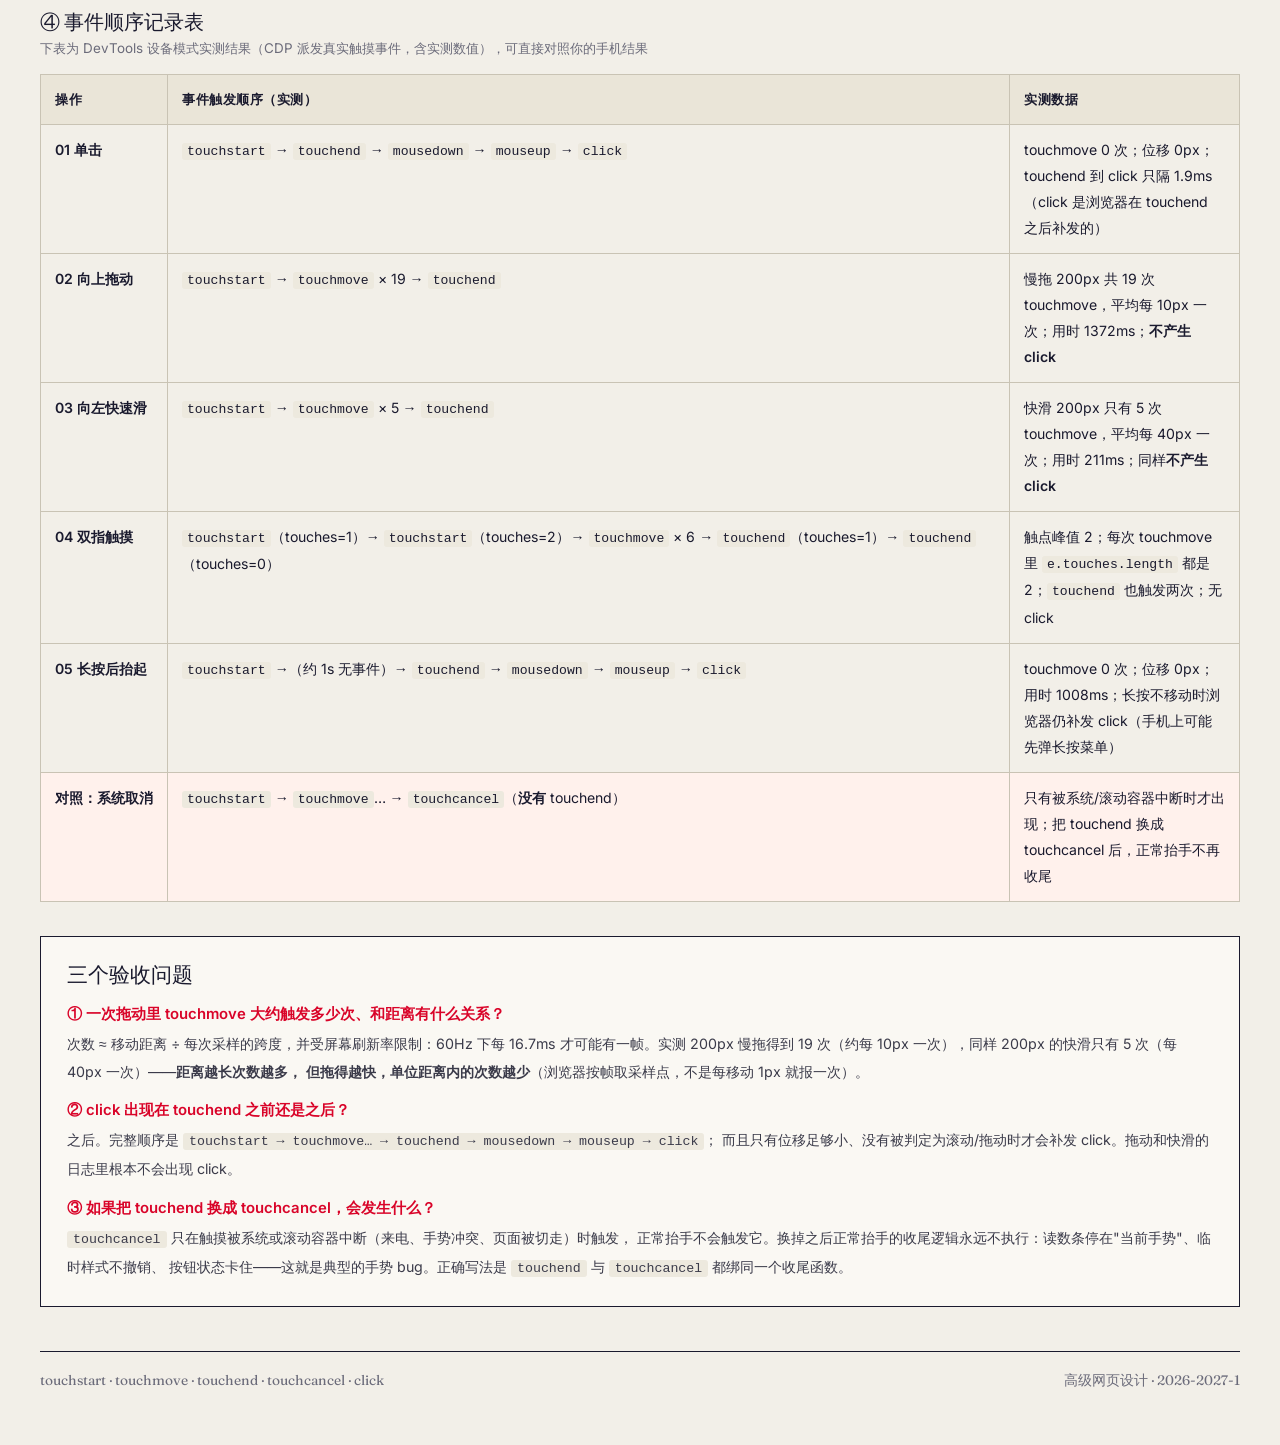
<file: touch-probe.html>
<!DOCTYPE html>
<html lang="zh-CN">
<head>
<meta charset="UTF-8">
<meta name="viewport" content="width=device-width, initial-scale=1.0">
<title>手势探针 · 事件侦探</title>
<!--
  作者：邵玉紫檬
  建立时间：2026-11-18
  使用大模型：DeepSeek-V4.1-Flash
  功能名称：触摸事件探针页（5 种手势的事件顺序记录 + 轨迹草图）
-->
<link rel="stylesheet" href="cdn/fonts/fonts.css">
<style>
  *, *::before, *::after { box-sizing: border-box; margin: 0; padding: 0; }
  :root {
    --SYZM_bg: #F2EFE8;
    --SYZM_text: #1A1A2E;
    --SYZM_muted: #6B6B7A;
    --SYZM_accent: #D90429;
    --SYZM_line: 1px solid #1A1A2E;
  }
  body {
    font-family: 'Inter', sans-serif;
    background: var(--SYZM_bg);
    color: var(--SYZM_text);
    padding: 0 40px 60px;
  }

  /* 顶栏 */
  .SYZM_topbar {
    display: flex; justify-content: space-between; align-items: center; gap: 16px;
    padding: 26px 0 14px; border-bottom: var(--SYZM_line);
  }
  .SYZM_mark {
    font-family: 'Fraunces', serif; font-size: .92rem; font-weight: 600;
    letter-spacing: .12em; color: var(--SYZM_accent);
  }
  .SYZM_back {
    font-family: 'Fraunces', serif; font-size: .92rem; text-decoration: none;
    color: var(--SYZM_text); border-bottom: 1px solid var(--SYZM_text); padding-bottom: 2px;
  }
  .SYZM_back:hover { color: var(--SYZM_accent); border-color: var(--SYZM_accent); }

  /* 标题 */
  .SYZM_hero { padding: 46px 0 26px; border-bottom: var(--SYZM_line); }
  .SYZM_label {
    font-size: .8rem; letter-spacing: .2em; text-transform: uppercase;
    color: var(--SYZM_muted); font-weight: 500;
  }
  .SYZM_title {
    font-family: 'Fraunces', serif; font-weight: 300; letter-spacing: -.02em;
    font-size: clamp(2.2rem, 5.6vw, 3.8rem); line-height: 1.02; margin: 14px 0 14px;
  }
  .SYZM_title em { font-style: italic; font-weight: 600; color: var(--SYZM_accent); }
  .SYZM_desc { font-size: .94rem; color: var(--SYZM_muted); line-height: 1.95; max-width: 680px; }
  .SYZM_desc code {
    font-family: Consolas, monospace; font-size: .85rem; background: #E7E2D6;
    padding: 2px 6px; border-radius: 3px; color: var(--SYZM_text);
  }

  /* 通用区块 */
  .SYZM_block { padding: 34px 0 0; }
  .SYZM_block_title {
    font-family: 'Fraunces', serif; font-size: 1.25rem; font-weight: 500; margin-bottom: 4px;
  }
  .SYZM_block_sub { font-size: .84rem; color: var(--SYZM_muted); margin-bottom: 16px; }

  /* 操作清单 */
  .SYZM_steps {
    display: grid; grid-template-columns: repeat(auto-fit, minmax(190px, 1fr)); gap: 12px;
  }
  .SYZM_step {
    border: 1px solid #C9C3B4; background: #FAF8F3; padding: 12px 14px; font-size: .86rem;
    line-height: 1.8; color: #3B3B4A;
  }
  .SYZM_step b { display: block; font-family: 'Fraunces', serif; font-size: .95rem; color: var(--SYZM_accent); }

  /* 探针区 */
  .SYZM_probe {
    position: relative; height: 340px; border: 1px solid #1A1A2E; background: #FAF8F3;
    overflow: hidden; cursor: crosshair; touch-action: none;
    display: flex; align-items: center; justify-content: center;
  }
  .SYZM_probe.SYZM_active { background: #FFF6F3; border-color: var(--SYZM_accent); }
  .SYZM_probe_hint {
    font-size: .88rem; color: #A7A29A; letter-spacing: .1em; pointer-events: none; text-align: center; line-height: 2;
  }
  .SYZM_probe_ring {
    position: absolute; width: 54px; height: 54px; margin: -27px 0 0 -27px;
    border: 2px solid var(--SYZM_accent); border-radius: 50%; pointer-events: none;
    opacity: .85; transition: opacity .3s;
  }

  /* 读数条 */
  .SYZM_meter {
    display: flex; flex-wrap: wrap; gap: 10px; margin-top: 12px; font-size: .84rem;
  }
  .SYZM_meter span {
    border: 1px solid #C9C3B4; background: #FAF8F3; padding: 6px 12px; color: #3B3B4A;
  }
  .SYZM_meter b { font-family: 'Fraunces', serif; color: var(--SYZM_accent); font-size: .95rem; }

  /* 事件日志 */
  .SYZM_log {
    margin-top: 14px; border: 1px solid #1A1A2E; background: #FAF8F3;
    max-height: 300px; overflow-y: auto;
  }
  .SYZM_log table { width: 100%; border-collapse: collapse; font-size: .84rem; }
  .SYZM_log th {
    position: sticky; top: 0; background: var(--SYZM_text); color: var(--SYZM_bg);
    font-weight: 500; text-align: left; padding: 9px 12px; letter-spacing: .06em; font-size: .78rem;
  }
  .SYZM_log td { padding: 8px 12px; border-top: 1px solid #E2DDD1; font-family: Consolas, monospace; }
  .SYZM_log tr.SYZM_hl td { background: #FFF1EC; }
  .SYZM_log .SYZM_t {
    font-family: 'Fraunces', serif; font-size: 1.15rem; font-weight: 600; padding: 40px 12px;
    text-align: center; color: var(--SYZM_muted);
  }

  /* 轨迹草图 */
  .SYZM_canvas_wrap { border: 1px solid #1A1A2E; background: #FAF8F3; }
  .SYZM_canvas_wrap canvas { display: block; width: 100%; height: 300px; }

  /* 记录表 */
  .SYZM_rec { width: 100%; border-collapse: collapse; font-size: .88rem; margin-top: 6px; }
  .SYZM_rec th, .SYZM_rec td { border: 1px solid #C9C3B4; padding: 12px 14px; text-align: left; vertical-align: top; line-height: 1.85; }
  .SYZM_rec th { background: #EAE5D8; font-weight: 600; font-size: .84rem; letter-spacing: .04em; }
  .SYZM_rec td.SYZM_op { font-weight: 600; white-space: nowrap; }
  .SYZM_rec code {
    font-family: Consolas, monospace; font-size: .82rem; background: #EDE9DE;
    padding: 1px 5px; border-radius: 3px;
  }
  .SYZM_rec tr.SYZM_note td { background: #FFF1EC; }

  /* 答辩 */
  .SYZM_qa { margin-top: 34px; border: 1px solid #1A1A2E; background: #FAF8F3; padding: 24px 26px; }
  .SYZM_qa h2 { font-family: 'Fraunces', serif; font-size: 1.3rem; font-weight: 500; }
  .SYZM_qa dt { font-size: .93rem; font-weight: 600; color: var(--SYZM_accent); margin-top: 16px; }
  .SYZM_qa dd { font-size: .89rem; color: #3B3B4A; line-height: 1.95; margin-top: 6px; }
  .SYZM_qa code { font-family: Consolas, monospace; background: #EDE9DE; padding: 1px 6px; border-radius: 3px; font-size: .83rem; }

  .SYZM_footer {
    margin-top: 44px; padding-top: 20px; border-top: var(--SYZM_line);
    font-family: 'Fraunces', serif; font-size: .86rem; color: var(--SYZM_muted);
    display: flex; justify-content: space-between; gap: 12px; flex-wrap: wrap;
  }

  @media (max-width: 640px) {
    body { padding: 0 18px 44px; }
    .SYZM_hero { padding: 32px 0 20px; }
    .SYZM_probe { height: 280px; }
    .SYZM_qa { padding: 18px; }
    .SYZM_rec th, .SYZM_rec td { padding: 9px 10px; }
  }
</style>
</head>
<body>

<header class="SYZM_topbar">
  <span class="SYZM_mark">touch probe · 事件侦探</span>
  <a class="SYZM_back" href="index.html">返回首页</a>
</header>

<section class="SYZM_hero">
  <div class="SYZM_label">Task 01 · Observe · Record · No Code</div>
  <h1 class="SYZM_title">一次拖动，<em>到底</em>发生了什么</h1>
  <p class="SYZM_desc">
    用手机或 DevTools 设备模式打开本页，在下面的探针区依次做 5 种操作，页面会把每个触摸事件的
    类型、时间戳、坐标、触点数量按顺序记录下来。手势类型（单击 / 拖动 / 快滑）由程序自动判断，
    轨迹草图由真实坐标自动绘制。
  </p>
</section>

<section class="SYZM_block">
  <h2 class="SYZM_block_title">① 五种操作</h2>
  <p class="SYZM_block_sub">依次做完，每做完一种看一次日志与读数条</p>
  <div class="SYZM_steps">
    <div class="SYZM_step"><b>01 单击</b>手指点一下立刻抬起，位移小于 10px</div>
    <div class="SYZM_step"><b>02 向上拖动</b>按住后慢慢向上拖约 200px 再抬起</div>
    <div class="SYZM_step"><b>03 向左快速滑</b>按住后快速向左甩约 200px 后抬起</div>
    <div class="SYZM_step"><b>04 双指触摸</b>两根手指同时按住并轻微移动（可选）</div>
    <div class="SYZM_step"><b>05 长按后抬起</b>按住不动约 1 秒再抬起</div>
  </div>
</section>

<section class="SYZM_block">
  <h2 class="SYZM_block_title">② 探针区（第 3 节）</h2>
  <p class="SYZM_block_sub">在这里做那 5 种操作 · 支持触摸屏与鼠标（鼠标事件另记一行便于对照）</p>
  <div class="SYZM_probe" id="SYZM_probe">
    <div class="SYZM_probe_hint" id="SYZM_hint">在此区域内触摸 / 拖动<br>touchstart → touchmove… → touchend → click</div>
    <div class="SYZM_probe_ring" id="SYZM_ring" style="left:50%;top:50%;opacity:0"></div>
  </div>

  <div class="SYZM_meter">
    <span>当前手势：<b id="SYZM_m_type">等待中</b></span>
    <span>touchmove 次数：<b id="SYZM_m_move">0</b></span>
    <span>最大位移：<b id="SYZM_m_dist">0</b> px</span>
    <span>用时：<b id="SYZM_m_time">0</b> ms</span>
    <span>触点峰值：<b id="SYZM_m_touch">0</b></span>
    <span>日志条数：<b id="SYZM_m_count">0</b></span>
  </div>

  <div class="SYZM_log">
    <table>
      <thead>
        <tr><th style="width:78px">相对时间</th><th style="width:150px">事件</th><th style="width:130px">坐标</th><th style="width:90px">触点</th><th>备注</th></tr>
      </thead>
      <tbody id="SYZM_log_body">
        <tr><td class="SYZM_t" colspan="5">还没有记录 · 先在探针区点一下</td></tr>
      </tbody>
    </table>
  </div>
</section>

<section class="SYZM_block">
  <h2 class="SYZM_block_title">③ 轨迹草图（加分项）</h2>
  <p class="SYZM_block_sub">由日志里的真实坐标自动绘制，说明手指的实际路径；虚线为最近一次手势</p>
  <div class="SYZM_canvas_wrap"><canvas id="SYZM_canvas" width="1200" height="600"></canvas></div>
</section>

<section class="SYZM_block">
  <h2 class="SYZM_block_title">④ 事件顺序记录表</h2>
  <p class="SYZM_block_sub">下表为 DevTools 设备模式实测结果（CDP 派发真实触摸事件，含实测数值），可直接对照你的手机结果</p>
  <table class="SYZM_rec">
    <thead>
      <tr><th style="width:120px">操作</th><th>事件触发顺序（实测）</th><th style="width:230px">实测数据</th></tr>
    </thead>
    <tbody>
      <tr>
        <td class="SYZM_op">01 单击</td>
        <td><code>touchstart</code> → <code>touchend</code> → <code>mousedown</code> → <code>mouseup</code> → <code>click</code></td>
        <td>touchmove 0 次；位移 0px；touchend 到 click 只隔 1.9ms（click 是浏览器在 touchend 之后补发的）</td>
      </tr>
      <tr>
        <td class="SYZM_op">02 向上拖动</td>
        <td><code>touchstart</code> → <code>touchmove</code> × 19 → <code>touchend</code></td>
        <td>慢拖 200px 共 19 次 touchmove，平均每 10px 一次；用时 1372ms；<b>不产生 click</b></td>
      </tr>
      <tr>
        <td class="SYZM_op">03 向左快速滑</td>
        <td><code>touchstart</code> → <code>touchmove</code> × 5 → <code>touchend</code></td>
        <td>快滑 200px 只有 5 次 touchmove，平均每 40px 一次；用时 211ms；同样<b>不产生 click</b></td>
      </tr>
      <tr>
        <td class="SYZM_op">04 双指触摸</td>
        <td><code>touchstart</code>（touches=1）→ <code>touchstart</code>（touches=2）→ <code>touchmove</code> × 6 → <code>touchend</code>（touches=1）→ <code>touchend</code>（touches=0）</td>
        <td>触点峰值 2；每次 touchmove 里 <code>e.touches.length</code> 都是 2；<code>touchend</code> 也触发两次；无 click</td>
      </tr>
      <tr>
        <td class="SYZM_op">05 长按后抬起</td>
        <td><code>touchstart</code> →（约 1s 无事件）→ <code>touchend</code> → <code>mousedown</code> → <code>mouseup</code> → <code>click</code></td>
        <td>touchmove 0 次；位移 0px；用时 1008ms；长按不移动时浏览器仍补发 click（手机上可能先弹长按菜单）</td>
      </tr>
      <tr class="SYZM_note">
        <td class="SYZM_op">对照：系统取消</td>
        <td><code>touchstart</code> → <code>touchmove</code>… → <code>touchcancel</code>（<b>没有</b> touchend）</td>
        <td>只有被系统/滚动容器中断时才出现；把 touchend 换成 touchcancel 后，正常抬手不再收尾</td>
      </tr>
    </tbody>
  </table>
</section>

<section class="SYZM_qa">
  <h2>三个验收问题</h2>
  <dl>
    <dt>① 一次拖动里 touchmove 大约触发多少次、和距离有什么关系？</dt>
    <dd>
      次数 ≈ 移动距离 ÷ 每次采样的跨度，并受屏幕刷新率限制：60Hz 下每 16.7ms 才可能有一帧。实测
      200px 慢拖得到 19 次（约每 10px 一次），同样 200px 的快滑只有 5 次（每 40px 一次）——<b>距离越长次数越多，
      但拖得越快，单位距离内的次数越少</b>（浏览器按帧取采样点，不是每移动 1px 就报一次）。
    </dd>

    <dt>② click 出现在 touchend 之前还是之后？</dt>
    <dd>
      之后。完整顺序是 <code>touchstart → touchmove… → touchend → mousedown → mouseup → click</code>；
      而且只有位移足够小、没有被判定为滚动/拖动时才会补发 click。拖动和快滑的日志里根本不会出现 click。
    </dd>

    <dt>③ 如果把 touchend 换成 touchcancel，会发生什么？</dt>
    <dd>
      <code>touchcancel</code> 只在触摸被系统或滚动容器中断（来电、手势冲突、页面被切走）时触发，
      正常抬手不会触发它。换掉之后正常抬手的收尾逻辑永远不执行：读数条停在"当前手势"、临时样式不撤销、
      按钮状态卡住——这就是典型的手势 bug。正确写法是 <code>touchend</code> 与 <code>touchcancel</code>
      都绑同一个收尾函数。
    </dd>
  </dl>
</section>

<footer class="SYZM_footer">
  <span>touchstart · touchmove · touchend · touchcancel · click</span>
  <span>高级网页设计 · 2026-2027-1</span>
</footer>

<script>
  var SYZM_probe = document.getElementById('SYZM_probe');
  var SYZM_ring = document.getElementById('SYZM_ring');
  var SYZM_canvas = document.getElementById('SYZM_canvas');
  var SYZM_ctx = SYZM_canvas.getContext('2d');

  var SYZM_startTime = 0;     // 本次手势起点时间
  var SYZM_moveCount = 0;     // 本次手势 touchmove 次数
  var SYZM_start = null;      // 起点坐标
  var SYZM_last = null;       // 上一个采样点
  var SYZM_maxDist = 0;       // 本次手势最大位移
  var SYZM_maxTouches = 0;    // 本次手势触点峰值
  var SYZM_logs = 0;          // 累计日志条数
  var SYZM_paths = [];        // 已完成手势的轨迹（每条为坐标数组）
  var SYZM_currentPath = [];  // 当前手势轨迹

  // 格式化毫秒时间，保留一位小数
  function SYZM_fmtMs(ms) {
    return ms.toFixed(1);
  }

  // 计算两点之间的直线距离
  function SYZM_dist(a, b) {
    if (!a || !b) return 0;
    var dx = a.x - b.x;
    var dy = a.y - b.y;
    return Math.sqrt(dx * dx + dy * dy);
  }

  // 取探针区内部的相对坐标（以探针左上角为原点）
  function SYZM_point(touch) {
    var rect = SYZM_probe.getBoundingClientRect();
    return { x: Math.round(touch.clientX - rect.left), y: Math.round(touch.clientY - rect.top) };
  }

  // 往日志表格追加一行，并刷新条数
  function SYZM_log(type, point, touches, note) {
    var body = document.getElementById('SYZM_log_body');
    if (SYZM_logs === 0) body.innerHTML = '';

    var rel = SYZM_startTime ? SYZM_fmtMs(performance.now() - SYZM_startTime) : '0.0';
    var tr = document.createElement('tr');
    if (type === 'click' || type === 'touchcancel') tr.className = 'SYZM_hl';

    var cells = [
      '+' + rel + 'ms',
      type,
      point ? (point.x + ', ' + point.y) : '—',
      touches === null || touches === undefined ? '—' : String(touches),
      note || ''
    ];
    cells.forEach(function (text) {
      var td = document.createElement('td');
      td.textContent = text;
      tr.appendChild(td);
    });
    body.appendChild(tr);
    body.parentNode.parentNode.scrollTop = 99999;

    SYZM_logs++;
    document.getElementById('SYZM_m_count').textContent = SYZM_logs;
  }

  // 更新读数条上的四项实时数值
  function SYZM_meter(type, moveCount, dist, time, touches) {
    document.getElementById('SYZM_m_type').textContent = type;
    document.getElementById('SYZM_m_move').textContent = moveCount;
    document.getElementById('SYZM_m_dist').textContent = Math.round(dist);
    document.getElementById('SYZM_m_time').textContent = Math.round(time);
    document.getElementById('SYZM_m_touch').textContent = touches;
  }

  // 把触点位置画成探针区里的红色圆圈
  function SYZM_paintRing(point) {
    if (!point) return;
    SYZM_ring.style.left = point.x + 'px';
    SYZM_ring.style.top = point.y + 'px';
    SYZM_ring.style.opacity = '1';
  }

  // 手势开始时重置所有计数器，并记录 touchstart
  function SYZM_onStart(e) {
    SYZM_startTime = performance.now();
    SYZM_moveCount = 0;
    SYZM_currentPath = [];
    SYZM_maxDist = 0;
    SYZM_maxTouches = e.touches.length;

    var point = SYZM_point(e.touches[0]);
    SYZM_start = point;
    SYZM_last = point;
    SYZM_currentPath.push(point);

    SYZM_probe.classList.add('SYZM_active');
    document.getElementById('SYZM_hint').style.opacity = '0';
    SYZM_paintRing(point);
    SYZM_log('touchstart', point, e.touches.length, '手指按下');
    SYZM_meter('手势进行中', 0, 0, 0, e.touches.length);
  }

  // 手势移动时累加次数、刷新最大位移并记录坐标
  function SYZM_onMove(e) {
    var point = SYZM_point(e.touches[0]);
    SYZM_moveCount++;
    SYZM_currentPath.push(point);
    SYZM_maxDist = Math.max(SYZM_maxDist, SYZM_dist(SYZM_start, point));
    SYZM_maxTouches = Math.max(SYZM_maxTouches, e.touches.length);

    SYZM_paintRing(point);
    SYZM_log('touchmove', point, e.touches.length, '第 ' + SYZM_moveCount + ' 次 · 距起点 ' + Math.round(SYZM_dist(SYZM_start, point)) + 'px');
    SYZM_meter('手势进行中', SYZM_moveCount, SYZM_maxDist, performance.now() - SYZM_startTime, SYZM_maxTouches);
    SYZM_last = point;
  }

  // 手势结束时输出结论（touchend 与 touchcancel 共用）
  function SYZM_onEnd(e, cancelled) {
    var elapsed = performance.now() - SYZM_startTime;
    var point = SYZM_last || SYZM_start;
    var name = cancelled ? 'touchcancel' : 'touchend';
    var note = cancelled ? '手势被系统取消' : '手指抬起 · 位移 ' + Math.round(SYZM_maxDist) + 'px';

    if (SYZM_moveCount > 0) SYZM_paths.push(SYZM_currentPath.slice());

    SYZM_log(name, point, e.touches.length, note);
    SYZM_probe.classList.remove('SYZM_active');
    SYZM_ring.style.opacity = '0';
    SYZM_drawPaths();

    var kind = cancelled ? '已取消' : SYZM_classify(elapsed);
    SYZM_meter(kind, SYZM_moveCount, SYZM_maxDist, elapsed, SYZM_maxTouches);
  }

  // 根据位移、用时与移动次数判断这是单击、拖动还是快滑
  function SYZM_classify(elapsed) {
    if (SYZM_moveCount === 0 || SYZM_maxDist < 10) return '单击';
    var speed = SYZM_maxDist / Math.max(elapsed, 1); // px/ms
    if (speed > 0.5) return '快滑';
    return '拖动';
  }

  // 记录 click：用于展示它出现在 touchend 之后
  function SYZM_onClick(e) {
    var rect = SYZM_probe.getBoundingClientRect();
    var point = { x: Math.round(e.clientX - rect.left), y: Math.round(e.clientY - rect.top) };
    SYZM_log('click', point, '—', '浏览器补发的点击事件（在 touchend 之后）');
  }

  // 在 canvas 上绘制每一次手势的轨迹，最后一条更粗
  function SYZM_drawPaths() {
    var w = SYZM_canvas.width;
    var h = SYZM_canvas.height;
    SYZM_ctx.clearRect(0, 0, w, h);

    // 参考网格
    SYZM_ctx.strokeStyle = '#E2DDD1';
    SYZM_ctx.lineWidth = 1;
    for (var gx = 100; gx < w; gx += 100) {
      SYZM_ctx.beginPath(); SYZM_ctx.moveTo(gx, 0); SYZM_ctx.lineTo(gx, h); SYZM_ctx.stroke();
    }
    for (var gy = 100; gy < h; gy += 100) {
      SYZM_ctx.beginPath(); SYZM_ctx.moveTo(0, gy); SYZM_ctx.lineTo(w, gy); SYZM_ctx.stroke();
    }

    var rect = SYZM_probe.getBoundingClientRect();
    var scaleX = w / (rect.width || 1);
    var scaleY = h / (rect.height || 1);

    SYZM_paths.forEach(function (path, index) {
      if (path.length < 2) return;
      var isLast = index === SYZM_paths.length - 1;
      SYZM_ctx.beginPath();
      SYZM_ctx.strokeStyle = isLast ? '#D90429' : 'rgba(26,26,46,0.35)';
      SYZM_ctx.lineWidth = isLast ? 4 : 2;
      SYZM_ctx.lineJoin = 'round';
      SYZM_ctx.lineCap = 'round';
      path.forEach(function (p, i) {
        var x = p.x * scaleX;
        var y = p.y * scaleY;
        if (i === 0) SYZM_ctx.moveTo(x, y); else SYZM_ctx.lineTo(x, y);
      });
      SYZM_ctx.stroke();

      // 起点与终点标记
      var start = path[0];
      var end = path[path.length - 1];
      SYZM_ctx.fillStyle = '#1A1A2E';
      SYZM_ctx.beginPath();
      SYZM_ctx.arc(start.x * scaleX, start.y * scaleY, 6, 0, Math.PI * 2);
      SYZM_ctx.fill();
      SYZM_ctx.fillStyle = isLast ? '#D90429' : '#6B6B7A';
      SYZM_ctx.beginPath();
      SYZM_ctx.arc(end.x * scaleX, end.y * scaleY, 6, 0, Math.PI * 2);
      SYZM_ctx.fill();
    });
  }

  // 鼠标也可以操作探针区：记录按下与移动，便于在电脑上对照
  function SYZM_onMouseDown(e) {
    var rect = SYZM_probe.getBoundingClientRect();
    var point = { x: Math.round(e.clientX - rect.left), y: Math.round(e.clientY - rect.top) };
    SYZM_startTime = performance.now();
    SYZM_start = point;
    SYZM_last = point;
    SYZM_moveCount = 0;
    SYZM_maxDist = 0;
    SYZM_maxTouches = 1;
    SYZM_currentPath = [point];
    SYZM_probe.classList.add('SYZM_active');
    SYZM_paintRing(point);
    SYZM_log('mousedown', point, 1, '鼠标按下（非触摸）');
  }

  // 鼠标移动时累计轨迹，抬起时把轨迹并入草图
  function SYZM_onMouseMove(e) {
    if (!e.buttons) return;
    var rect = SYZM_probe.getBoundingClientRect();
    var point = { x: Math.round(e.clientX - rect.left), y: Math.round(e.clientY - rect.top) };
    SYZM_moveCount++;
    SYZM_currentPath.push(point);
    SYZM_maxDist = Math.max(SYZM_maxDist, SYZM_dist(SYZM_start, point));
    SYZM_paintRing(point);
  }

  // 鼠标抬起：补一条 mouseup 并重绘轨迹
  function SYZM_onMouseUp() {
    if (!SYZM_currentPath.length) return;
    if (SYZM_currentPath.length > 1) SYZM_paths.push(SYZM_currentPath.slice());
    SYZM_probe.classList.remove('SYZM_active');
    SYZM_ring.style.opacity = '0';
    SYZM_log('mouseup', SYZM_last, 1, '鼠标抬起 · 位移 ' + Math.round(SYZM_maxDist) + 'px');
    SYZM_drawPaths();
  }

  // 绑定触摸、点击与鼠标事件
  SYZM_probe.addEventListener('touchstart', SYZM_onStart, { passive: true });
  SYZM_probe.addEventListener('touchmove', SYZM_onMove, { passive: true });
  SYZM_probe.addEventListener('touchend', function (e) { SYZM_onEnd(e, false); }, { passive: true });
  SYZM_probe.addEventListener('touchcancel', function (e) { SYZM_onEnd(e, true); }, { passive: true });
  SYZM_probe.addEventListener('click', SYZM_onClick);
  SYZM_probe.addEventListener('mousedown', SYZM_onMouseDown);
  SYZM_probe.addEventListener('mousemove', SYZM_onMouseMove);
  SYZM_probe.addEventListener('mouseup', SYZM_onMouseUp);
</script>

</body>
</html>
</file>
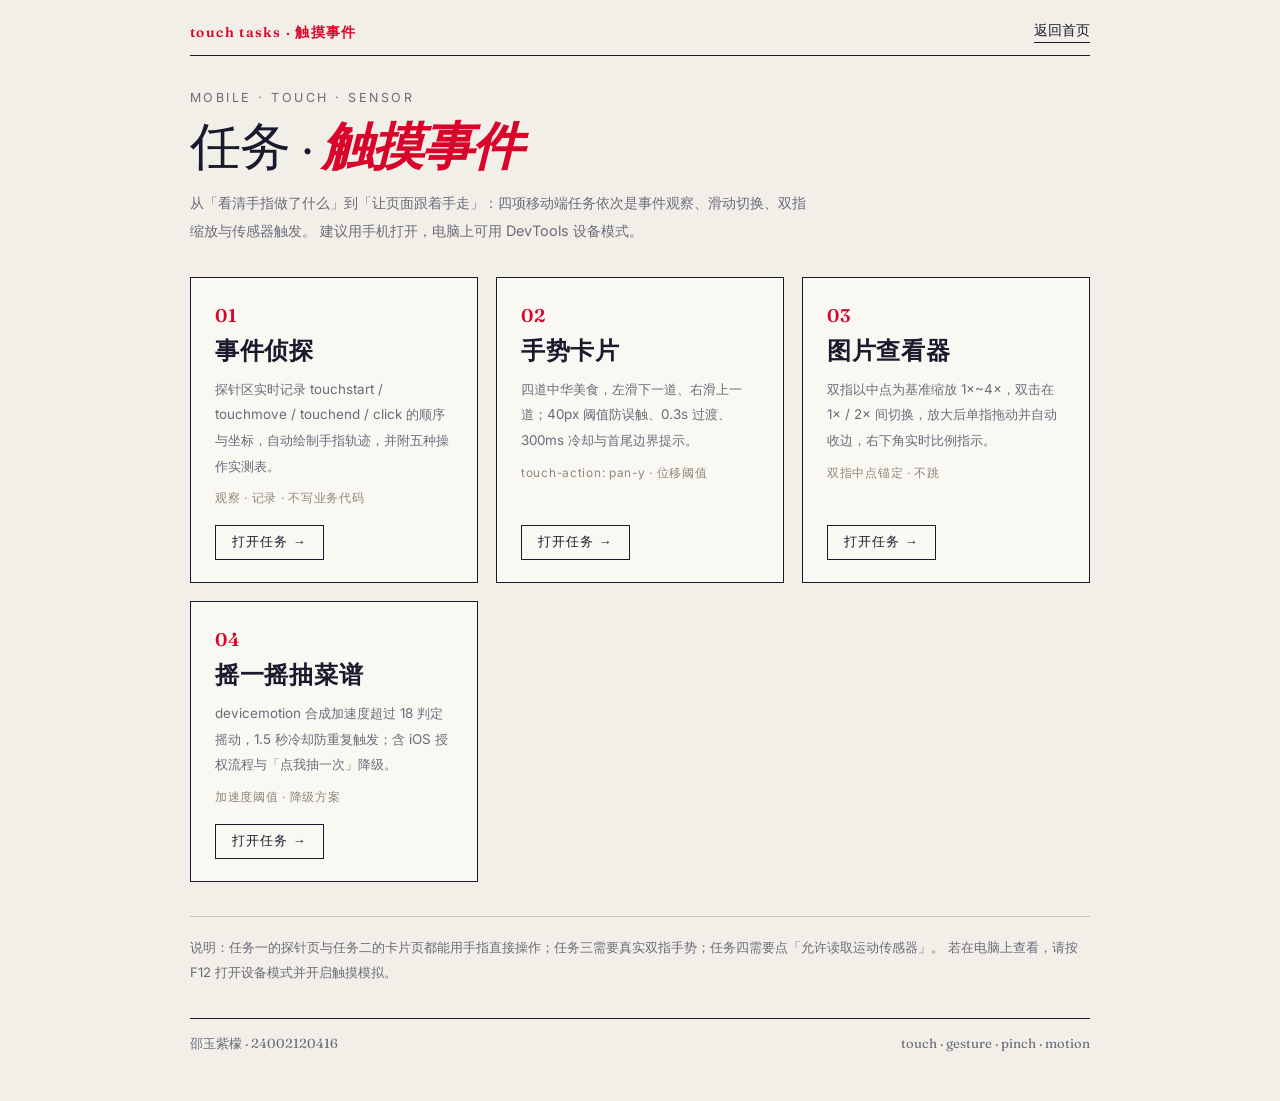
<file: touch-tasks.html>
<!DOCTYPE html>
<html lang="zh-CN">
<head>
<meta charset="UTF-8">
<meta name="viewport" content="width=device-width, initial-scale=1.0">
<title>任务 · 触摸事件</title>
<!--
  作者：邵玉紫檬
  建立时间：2026-11-18
  使用大模型：DeepSeek-V4.1-Flash
  功能名称：触摸事件四项任务入口汇总页（探针 / 手势卡片 / 图片查看器 / 摇一摇）
-->
<link rel="stylesheet" href="cdn/fonts/fonts.css">
<style>
  *, *::before, *::after { box-sizing: border-box; margin: 0; padding: 0; }
  body {
    font-family: 'Inter', 'PingFang SC', 'Microsoft YaHei', sans-serif;
    background: #F2EFE8; color: #1A1A2E;
    min-height: 100vh; padding: 0 20px 48px;
  }
  .SYZM_bar {
    display: flex; justify-content: space-between; align-items: center; gap: 14px;
    max-width: 900px; margin: 0 auto; padding: 22px 0 12px; border-bottom: 1px solid #1A1A2E;
  }
  .SYZM_mark {
    font-family: 'Fraunces', serif; font-size: .86rem; font-weight: 600;
    letter-spacing: .1em; color: #D90429;
  }
  .SYZM_back {
    font-family: 'Fraunces', serif; font-size: .86rem; text-decoration: none;
    color: #1A1A2E; border-bottom: 1px solid #1A1A2E; padding-bottom: 2px;
  }

  .SYZM_main { max-width: 900px; margin: 0 auto; padding-top: 34px; }
  .SYZM_label { font-size: .78rem; letter-spacing: .2em; text-transform: uppercase; color: #6B6B7A; }
  .SYZM_title {
    font-family: 'Fraunces', serif; font-weight: 300; letter-spacing: -.02em;
    font-size: clamp(2.1rem, 7vw, 3.2rem); line-height: 1.05; margin: 14px 0 16px;
  }
  .SYZM_title em { font-style: italic; font-weight: 600; color: #D90429; }
  .SYZM_sub { font-size: .9rem; color: #6B6B7A; line-height: 1.95; max-width: 620px; }

  .SYZM_grid {
    display: grid; grid-template-columns: repeat(auto-fit, minmax(260px, 1fr));
    gap: 18px; margin-top: 32px;
  }
  .SYZM_item {
    display: flex; flex-direction: column; justify-content: space-between; gap: 18px;
    padding: 26px 24px 22px; background: #FAF8F3; border: 1px solid #1A1A2E;
    text-decoration: none; color: #1A1A2E;
    transition: transform .22s ease, background .22s ease, color .22s ease;
  }
  .SYZM_item:hover { transform: translateY(-4px); background: #1A1A2E; color: #F2EFE8; }
  .SYZM_item:hover .SYZM_desc { color: rgba(242, 239, 232, .78); }
  .SYZM_item:hover .SYZM_no { color: #F2EFE8; }
  .SYZM_item:hover .SYZM_go { color: #F2EFE8; border-color: rgba(242, 239, 232, .6); }
  .SYZM_no {
    font-family: 'Fraunces', serif; font-size: 1.15rem; font-weight: 600;
    letter-spacing: .08em; color: #D90429;
  }
  .SYZM_name {
    font-family: 'Fraunces', 'Songti SC', serif; font-size: 1.5rem; font-weight: 600;
    letter-spacing: .03em; margin: 8px 0 10px;
  }
  .SYZM_desc { font-size: .84rem; line-height: 1.9; color: #6B6B7A; transition: color .22s; }
  .SYZM_tagline { margin-top: 12px; font-size: .74rem; letter-spacing: .06em; color: #8C8778; }
  .SYZM_go {
    align-self: flex-start; font-size: .8rem; letter-spacing: .08em;
    padding: 8px 16px; border: 1px solid #1A1A2E; color: #1A1A2E;
    transition: color .22s, border-color .22s;
  }
  .SYZM_note {
    margin-top: 34px; padding-top: 18px; border-top: 1px solid #C9C3B4;
    font-size: .82rem; line-height: 1.95; color: #6B6B7A;
  }
  .SYZM_foot {
    max-width: 900px; margin: 32px auto 0; padding-top: 16px; border-top: 1px solid #1A1A2E;
    font-family: 'Fraunces', serif; font-size: .82rem; color: #6B6B7A;
    display: flex; justify-content: space-between; gap: 10px; flex-wrap: wrap;
  }
</style>
</head>
<body>

<header class="SYZM_bar">
  <span class="SYZM_mark">touch tasks · 触摸事件</span>
  <a class="SYZM_back" href="index.html">返回首页</a>
</header>

<main class="SYZM_main">
  <div class="SYZM_label">Mobile · Touch · Sensor</div>
  <h1 class="SYZM_title">任务 · <em>触摸事件</em></h1>
  <p class="SYZM_sub">
    从「看清手指做了什么」到「让页面跟着手走」：四项移动端任务依次是事件观察、滑动切换、双指缩放与传感器触发。
    建议用手机打开，电脑上可用 DevTools 设备模式。
  </p>

  <div class="SYZM_grid">

    <a class="SYZM_item" href="touch-probe.html">
      <div>
        <div class="SYZM_no">01</div>
        <h2 class="SYZM_name">事件侦探</h2>
        <p class="SYZM_desc">探针区实时记录 touchstart / touchmove / touchend / click 的顺序与坐标，自动绘制手指轨迹，并附五种操作实测表。</p>
        <div class="SYZM_tagline">观察 · 记录 · 不写业务代码</div>
      </div>
      <span class="SYZM_go">打开任务 →</span>
    </a>

    <a class="SYZM_item" href="mobile-gesture.html">
      <div>
        <div class="SYZM_no">02</div>
        <h2 class="SYZM_name">手势卡片</h2>
        <p class="SYZM_desc">四道中华美食，左滑下一道、右滑上一道；40px 阈值防误触、0.3s 过渡、300ms 冷却与首尾边界提示。</p>
        <div class="SYZM_tagline">touch-action: pan-y · 位移阈值</div>
      </div>
      <span class="SYZM_go">打开任务 →</span>
    </a>

    <a class="SYZM_item" href="mobile-zoom.html">
      <div>
        <div class="SYZM_no">03</div>
        <h2 class="SYZM_name">图片查看器</h2>
        <p class="SYZM_desc">双指以中点为基准缩放 1×~4×，双击在 1× / 2× 间切换，放大后单指拖动并自动收边，右下角实时比例指示。</p>
        <div class="SYZM_tagline">双指中点锚定 · 不跳</div>
      </div>
      <span class="SYZM_go">打开任务 →</span>
    </a>

    <a class="SYZM_item" href="mobile-sensor.html">
      <div>
        <div class="SYZM_no">04</div>
        <h2 class="SYZM_name">摇一摇抽菜谱</h2>
        <p class="SYZM_desc">devicemotion 合成加速度超过 18 判定摇动，1.5 秒冷却防重复触发；含 iOS 授权流程与「点我抽一次」降级。</p>
        <div class="SYZM_tagline">加速度阈值 · 降级方案</div>
      </div>
      <span class="SYZM_go">打开任务 →</span>
    </a>

  </div>

  <p class="SYZM_note">
    说明：任务一的探针页与任务二的卡片页都能用手指直接操作；任务三需要真实双指手势；任务四需要点「允许读取运动传感器」。
    若在电脑上查看，请按 F12 打开设备模式并开启触摸模拟。
  </p>
</main>

<footer class="SYZM_foot">
  <span>邵玉紫檬 · 24002120416</span>
  <span>touch · gesture · pinch · motion</span>
</footer>

</body>
</html>
</file>
<file: cdn/fonts/fonts.css>
﻿/* Local font faces - Fraunces + Inter (latin / latin-ext), sourced from fonts.bunny.net */
/* latin */
@font-face {
  font-family: 'Fraunces';
  font-style: normal;
  font-weight: 300;
  font-stretch: 100%;
  src: url("./fraunces-latin-300-normal.woff2") format("woff2"); 
  unicode-range: U+0000-00FF,U+0131,U+0152-0153,U+02BB-02BC,U+02C6,U+02DA,U+02DC,U+0304,U+0308,U+0329,U+2000-206F,U+20AC,U+2122,U+2191,U+2193,U+2212,U+2215,U+FEFF,U+FFFD;
}

/* latin-ext */
@font-face {
  font-family: 'Fraunces';
  font-style: normal;
  font-weight: 300;
  font-stretch: 100%;
  src: url("./fraunces-latin-ext-300-normal.woff2") format("woff2"); 
  unicode-range: U+0100-02BA,U+02BD-02C5,U+02C7-02CC,U+02CE-02D7,U+02DD-02FF,U+0304,U+0308,U+0329,U+1D00-1DBF,U+1E00-1E9F,U+1EF2-1EFF,U+2020,U+20A0-20AB,U+20AD-20C0,U+2113,U+2C60-2C7F,U+A720-A7FF;
}

/* latin */
@font-face {
  font-family: 'Fraunces';
  font-style: normal;
  font-weight: 400;
  font-stretch: 100%;
  src: url("./fraunces-latin-400-normal.woff2") format("woff2"); 
  unicode-range: U+0000-00FF,U+0131,U+0152-0153,U+02BB-02BC,U+02C6,U+02DA,U+02DC,U+0304,U+0308,U+0329,U+2000-206F,U+20AC,U+2122,U+2191,U+2193,U+2212,U+2215,U+FEFF,U+FFFD;
}

/* latin-ext */
@font-face {
  font-family: 'Fraunces';
  font-style: normal;
  font-weight: 400;
  font-stretch: 100%;
  src: url("./fraunces-latin-ext-400-normal.woff2") format("woff2"); 
  unicode-range: U+0100-02BA,U+02BD-02C5,U+02C7-02CC,U+02CE-02D7,U+02DD-02FF,U+0304,U+0308,U+0329,U+1D00-1DBF,U+1E00-1E9F,U+1EF2-1EFF,U+2020,U+20A0-20AB,U+20AD-20C0,U+2113,U+2C60-2C7F,U+A720-A7FF;
}

/* latin */
@font-face {
  font-family: 'Fraunces';
  font-style: normal;
  font-weight: 600;
  font-stretch: 100%;
  src: url("./fraunces-latin-600-normal.woff2") format("woff2"); 
  unicode-range: U+0000-00FF,U+0131,U+0152-0153,U+02BB-02BC,U+02C6,U+02DA,U+02DC,U+0304,U+0308,U+0329,U+2000-206F,U+20AC,U+2122,U+2191,U+2193,U+2212,U+2215,U+FEFF,U+FFFD;
}

/* latin-ext */
@font-face {
  font-family: 'Fraunces';
  font-style: normal;
  font-weight: 600;
  font-stretch: 100%;
  src: url("./fraunces-latin-ext-600-normal.woff2") format("woff2"); 
  unicode-range: U+0100-02BA,U+02BD-02C5,U+02C7-02CC,U+02CE-02D7,U+02DD-02FF,U+0304,U+0308,U+0329,U+1D00-1DBF,U+1E00-1E9F,U+1EF2-1EFF,U+2020,U+20A0-20AB,U+20AD-20C0,U+2113,U+2C60-2C7F,U+A720-A7FF;
}

/* latin */
@font-face {
  font-family: 'Fraunces';
  font-style: normal;
  font-weight: 800;
  font-stretch: 100%;
  src: url("./fraunces-latin-800-normal.woff2") format("woff2"); 
  unicode-range: U+0000-00FF,U+0131,U+0152-0153,U+02BB-02BC,U+02C6,U+02DA,U+02DC,U+0304,U+0308,U+0329,U+2000-206F,U+20AC,U+2122,U+2191,U+2193,U+2212,U+2215,U+FEFF,U+FFFD;
}

/* latin-ext */
@font-face {
  font-family: 'Fraunces';
  font-style: normal;
  font-weight: 800;
  font-stretch: 100%;
  src: url("./fraunces-latin-ext-800-normal.woff2") format("woff2"); 
  unicode-range: U+0100-02BA,U+02BD-02C5,U+02C7-02CC,U+02CE-02D7,U+02DD-02FF,U+0304,U+0308,U+0329,U+1D00-1DBF,U+1E00-1E9F,U+1EF2-1EFF,U+2020,U+20A0-20AB,U+20AD-20C0,U+2113,U+2C60-2C7F,U+A720-A7FF;
}

/* latin */
@font-face {
  font-family: 'Inter';
  font-style: normal;
  font-weight: 300;
  font-stretch: 100%;
  src: url("./inter-latin-300-normal.woff2") format("woff2"); 
  unicode-range: U+0000-00FF,U+0131,U+0152-0153,U+02BB-02BC,U+02C6,U+02DA,U+02DC,U+0304,U+0308,U+0329,U+2000-206F,U+20AC,U+2122,U+2191,U+2193,U+2212,U+2215,U+FEFF,U+FFFD;
}

/* latin-ext */
@font-face {
  font-family: 'Inter';
  font-style: normal;
  font-weight: 300;
  font-stretch: 100%;
  src: url("./inter-latin-ext-300-normal.woff2") format("woff2"); 
  unicode-range: U+0100-02BA,U+02BD-02C5,U+02C7-02CC,U+02CE-02D7,U+02DD-02FF,U+0304,U+0308,U+0329,U+1D00-1DBF,U+1E00-1E9F,U+1EF2-1EFF,U+2020,U+20A0-20AB,U+20AD-20C0,U+2113,U+2C60-2C7F,U+A720-A7FF;
}

/* latin */
@font-face {
  font-family: 'Inter';
  font-style: normal;
  font-weight: 400;
  font-stretch: 100%;
  src: url("./inter-latin-400-normal.woff2") format("woff2"); 
  unicode-range: U+0000-00FF,U+0131,U+0152-0153,U+02BB-02BC,U+02C6,U+02DA,U+02DC,U+0304,U+0308,U+0329,U+2000-206F,U+20AC,U+2122,U+2191,U+2193,U+2212,U+2215,U+FEFF,U+FFFD;
}

/* latin-ext */
@font-face {
  font-family: 'Inter';
  font-style: normal;
  font-weight: 400;
  font-stretch: 100%;
  src: url("./inter-latin-ext-400-normal.woff2") format("woff2"); 
  unicode-range: U+0100-02BA,U+02BD-02C5,U+02C7-02CC,U+02CE-02D7,U+02DD-02FF,U+0304,U+0308,U+0329,U+1D00-1DBF,U+1E00-1E9F,U+1EF2-1EFF,U+2020,U+20A0-20AB,U+20AD-20C0,U+2113,U+2C60-2C7F,U+A720-A7FF;
}

/* latin */
@font-face {
  font-family: 'Inter';
  font-style: normal;
  font-weight: 500;
  font-stretch: 100%;
  src: url("./inter-latin-500-normal.woff2") format("woff2"); 
  unicode-range: U+0000-00FF,U+0131,U+0152-0153,U+02BB-02BC,U+02C6,U+02DA,U+02DC,U+0304,U+0308,U+0329,U+2000-206F,U+20AC,U+2122,U+2191,U+2193,U+2212,U+2215,U+FEFF,U+FFFD;
}

/* latin-ext */
@font-face {
  font-family: 'Inter';
  font-style: normal;
  font-weight: 500;
  font-stretch: 100%;
  src: url("./inter-latin-ext-500-normal.woff2") format("woff2"); 
  unicode-range: U+0100-02BA,U+02BD-02C5,U+02C7-02CC,U+02CE-02D7,U+02DD-02FF,U+0304,U+0308,U+0329,U+1D00-1DBF,U+1E00-1E9F,U+1EF2-1EFF,U+2020,U+20A0-20AB,U+20AD-20C0,U+2113,U+2C60-2C7F,U+A720-A7FF;
}

/* latin */
@font-face {
  font-family: 'Inter';
  font-style: normal;
  font-weight: 600;
  font-stretch: 100%;
  src: url("./inter-latin-600-normal.woff2") format("woff2"); 
  unicode-range: U+0000-00FF,U+0131,U+0152-0153,U+02BB-02BC,U+02C6,U+02DA,U+02DC,U+0304,U+0308,U+0329,U+2000-206F,U+20AC,U+2122,U+2191,U+2193,U+2212,U+2215,U+FEFF,U+FFFD;
}

/* latin-ext */
@font-face {
  font-family: 'Inter';
  font-style: normal;
  font-weight: 600;
  font-stretch: 100%;
  src: url("./inter-latin-ext-600-normal.woff2") format("woff2"); 
  unicode-range: U+0100-02BA,U+02BD-02C5,U+02C7-02CC,U+02CE-02D7,U+02DD-02FF,U+0304,U+0308,U+0329,U+1D00-1DBF,U+1E00-1E9F,U+1EF2-1EFF,U+2020,U+20A0-20AB,U+20AD-20C0,U+2113,U+2C60-2C7F,U+A720-A7FF;
}
</file>
